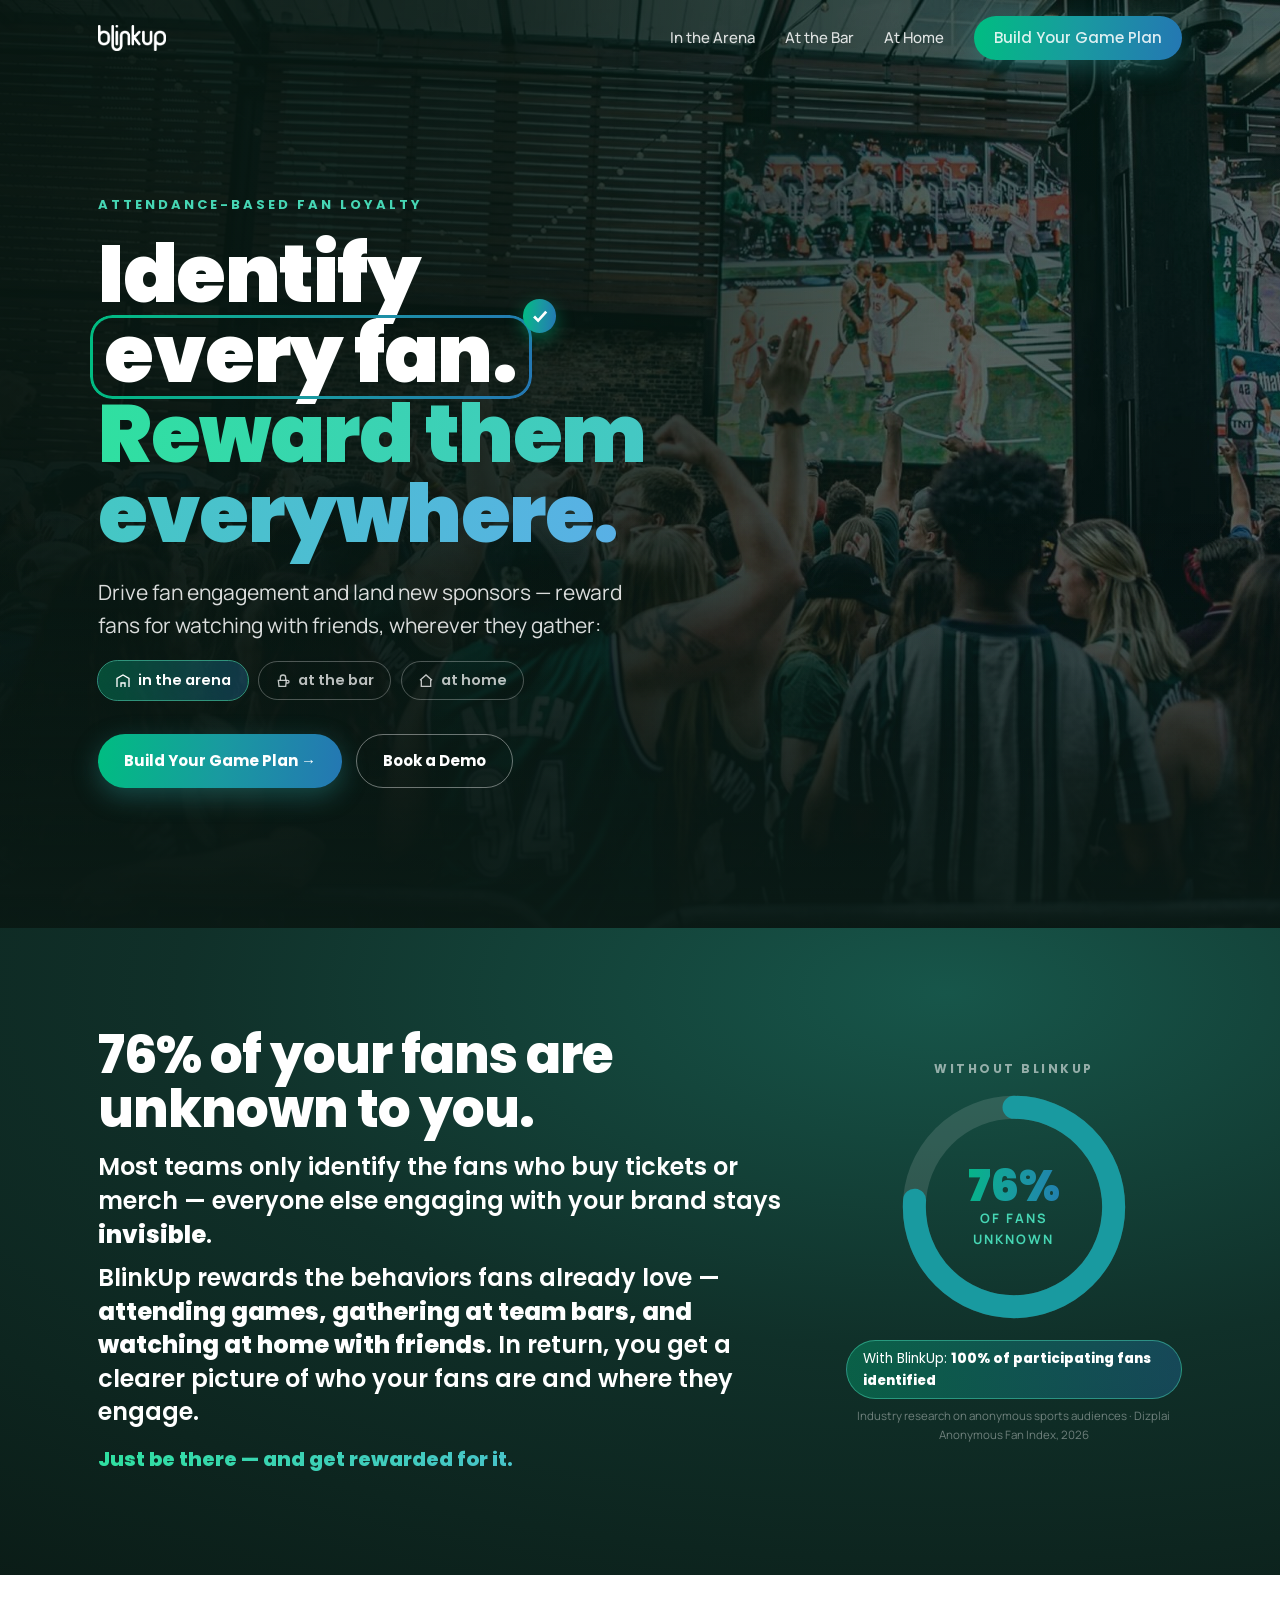
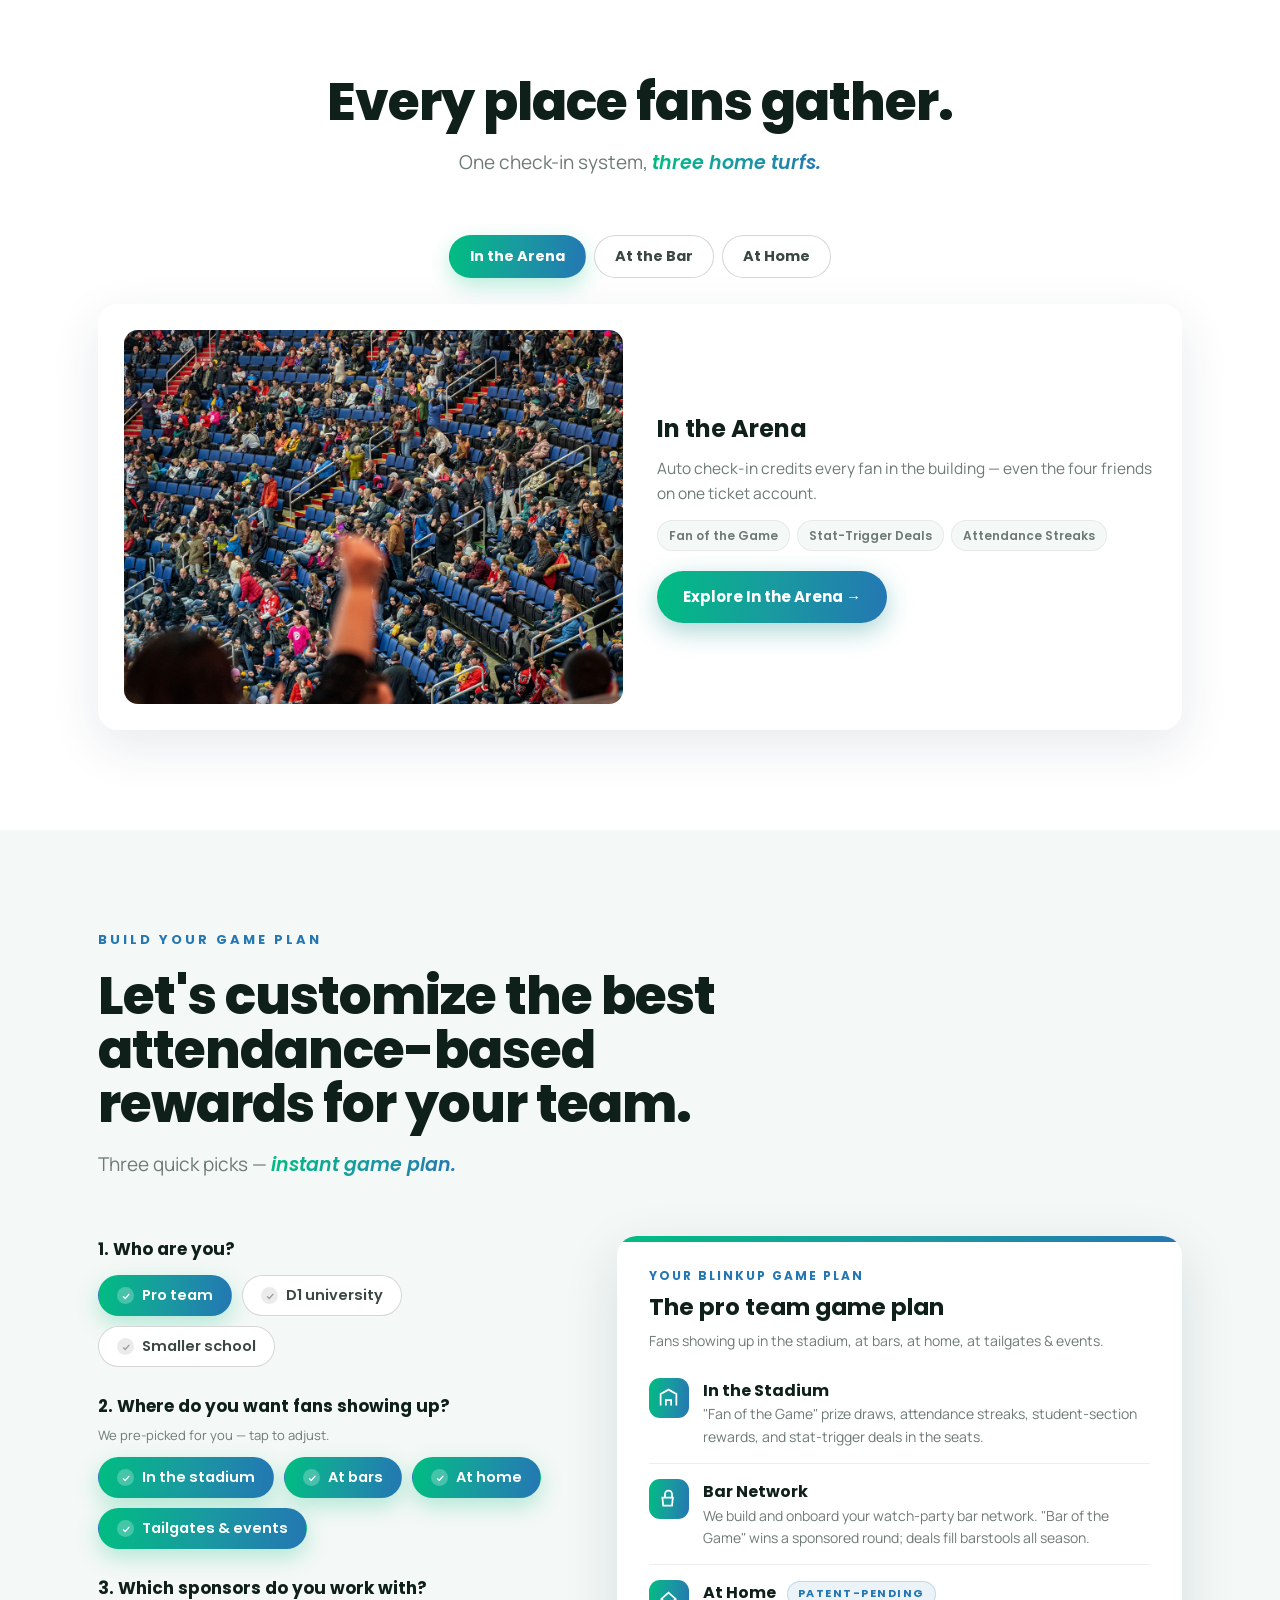
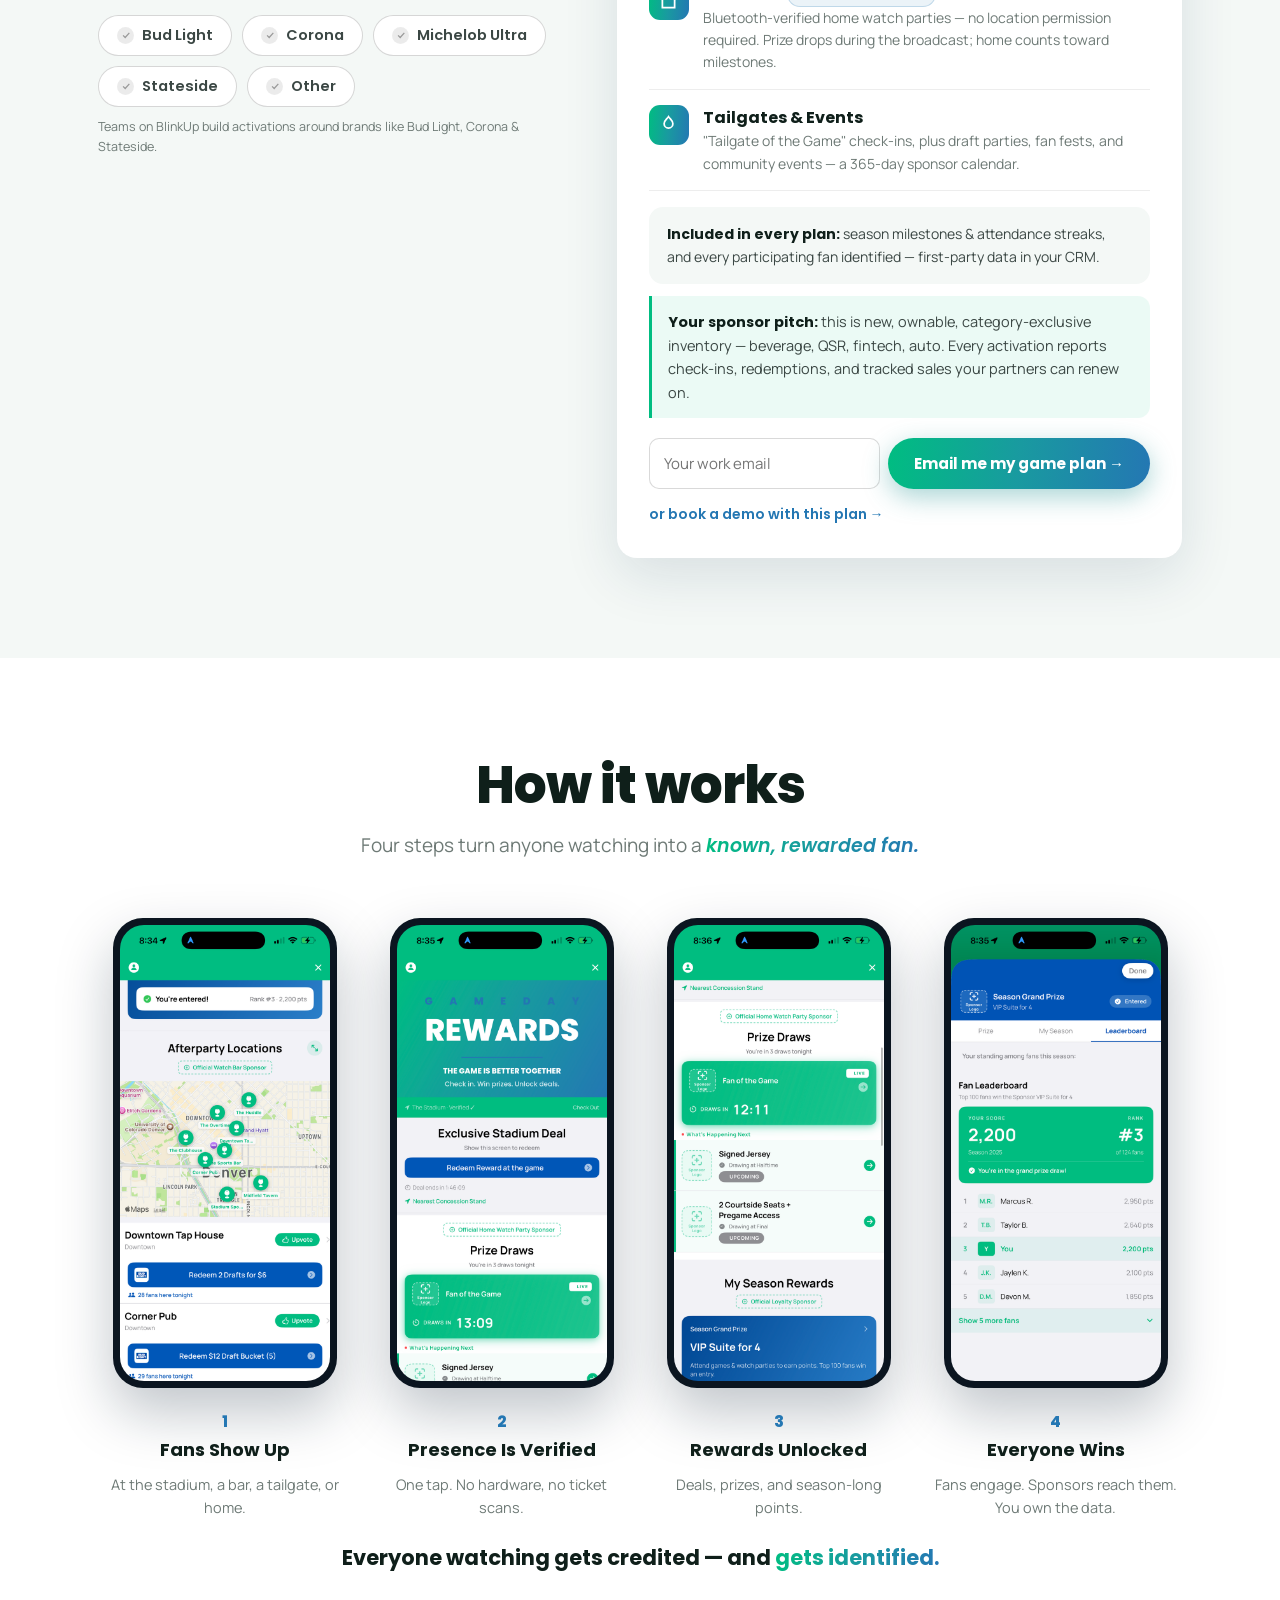
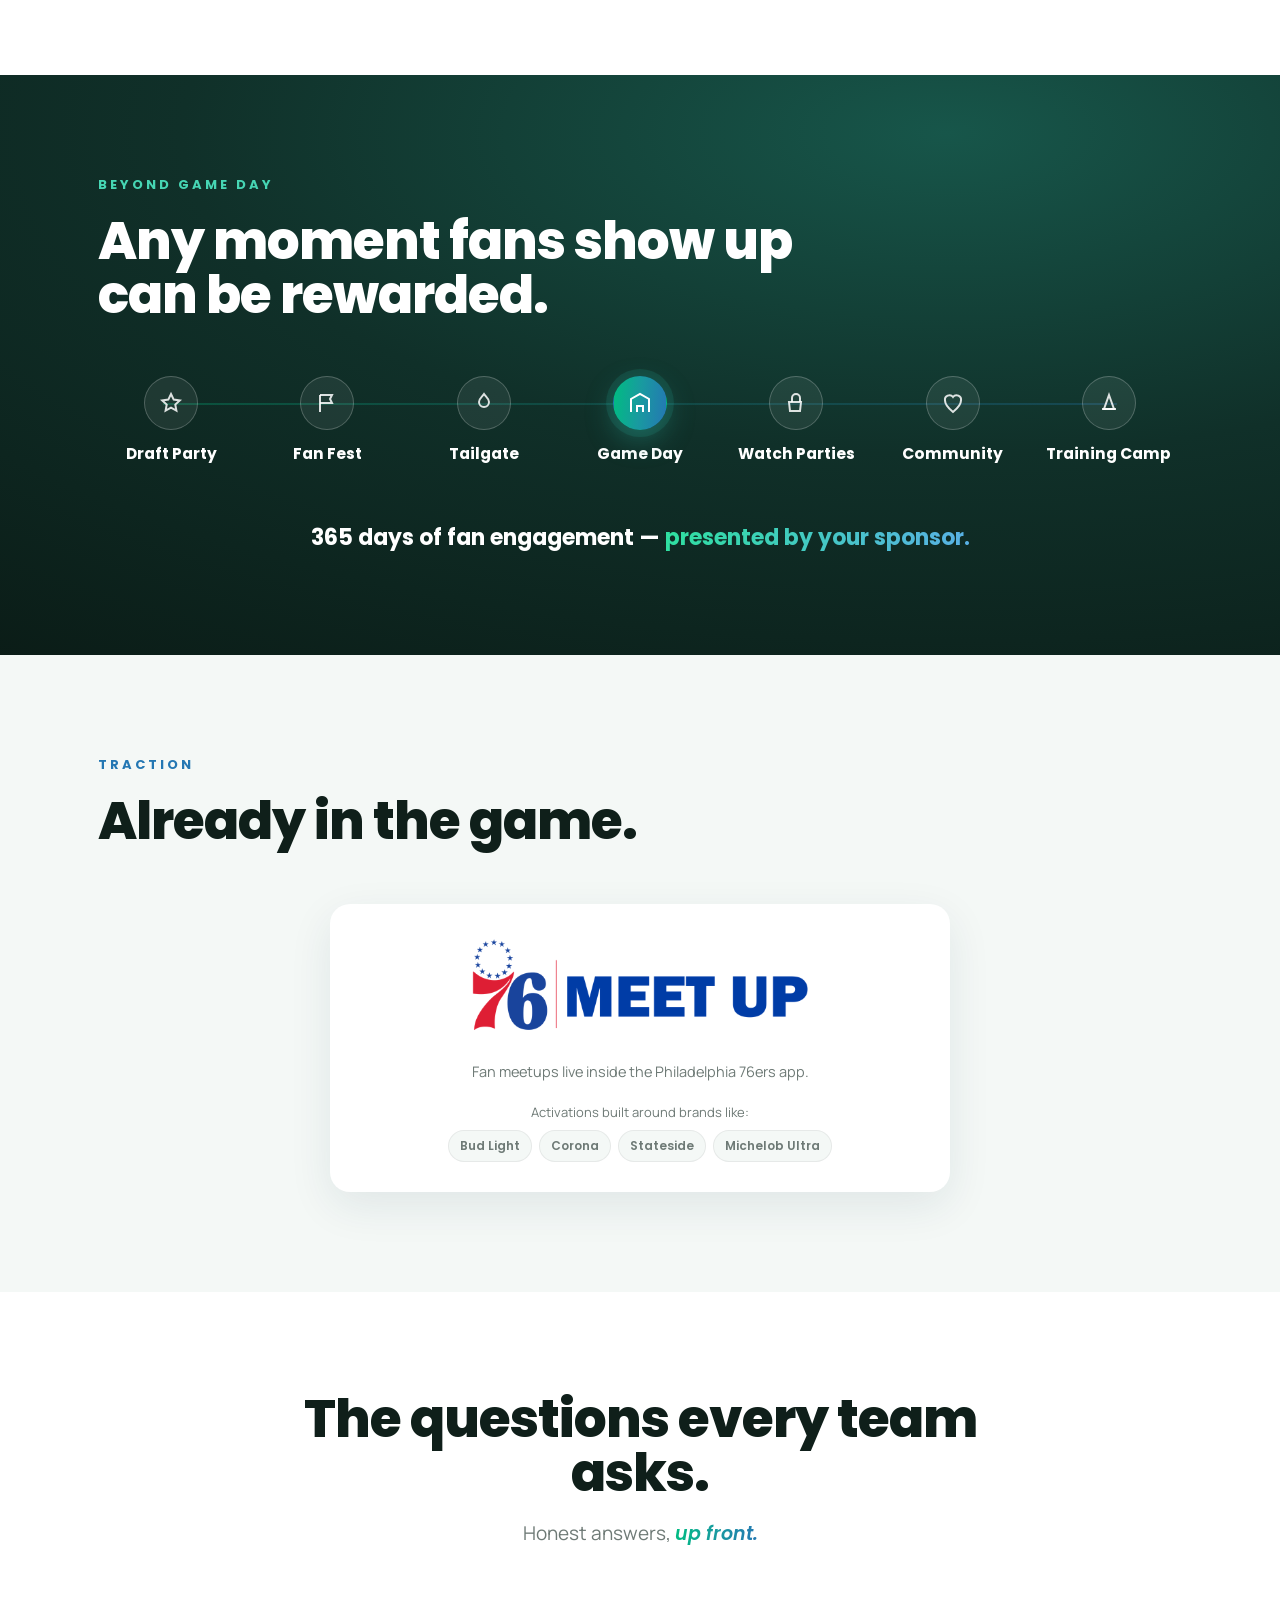
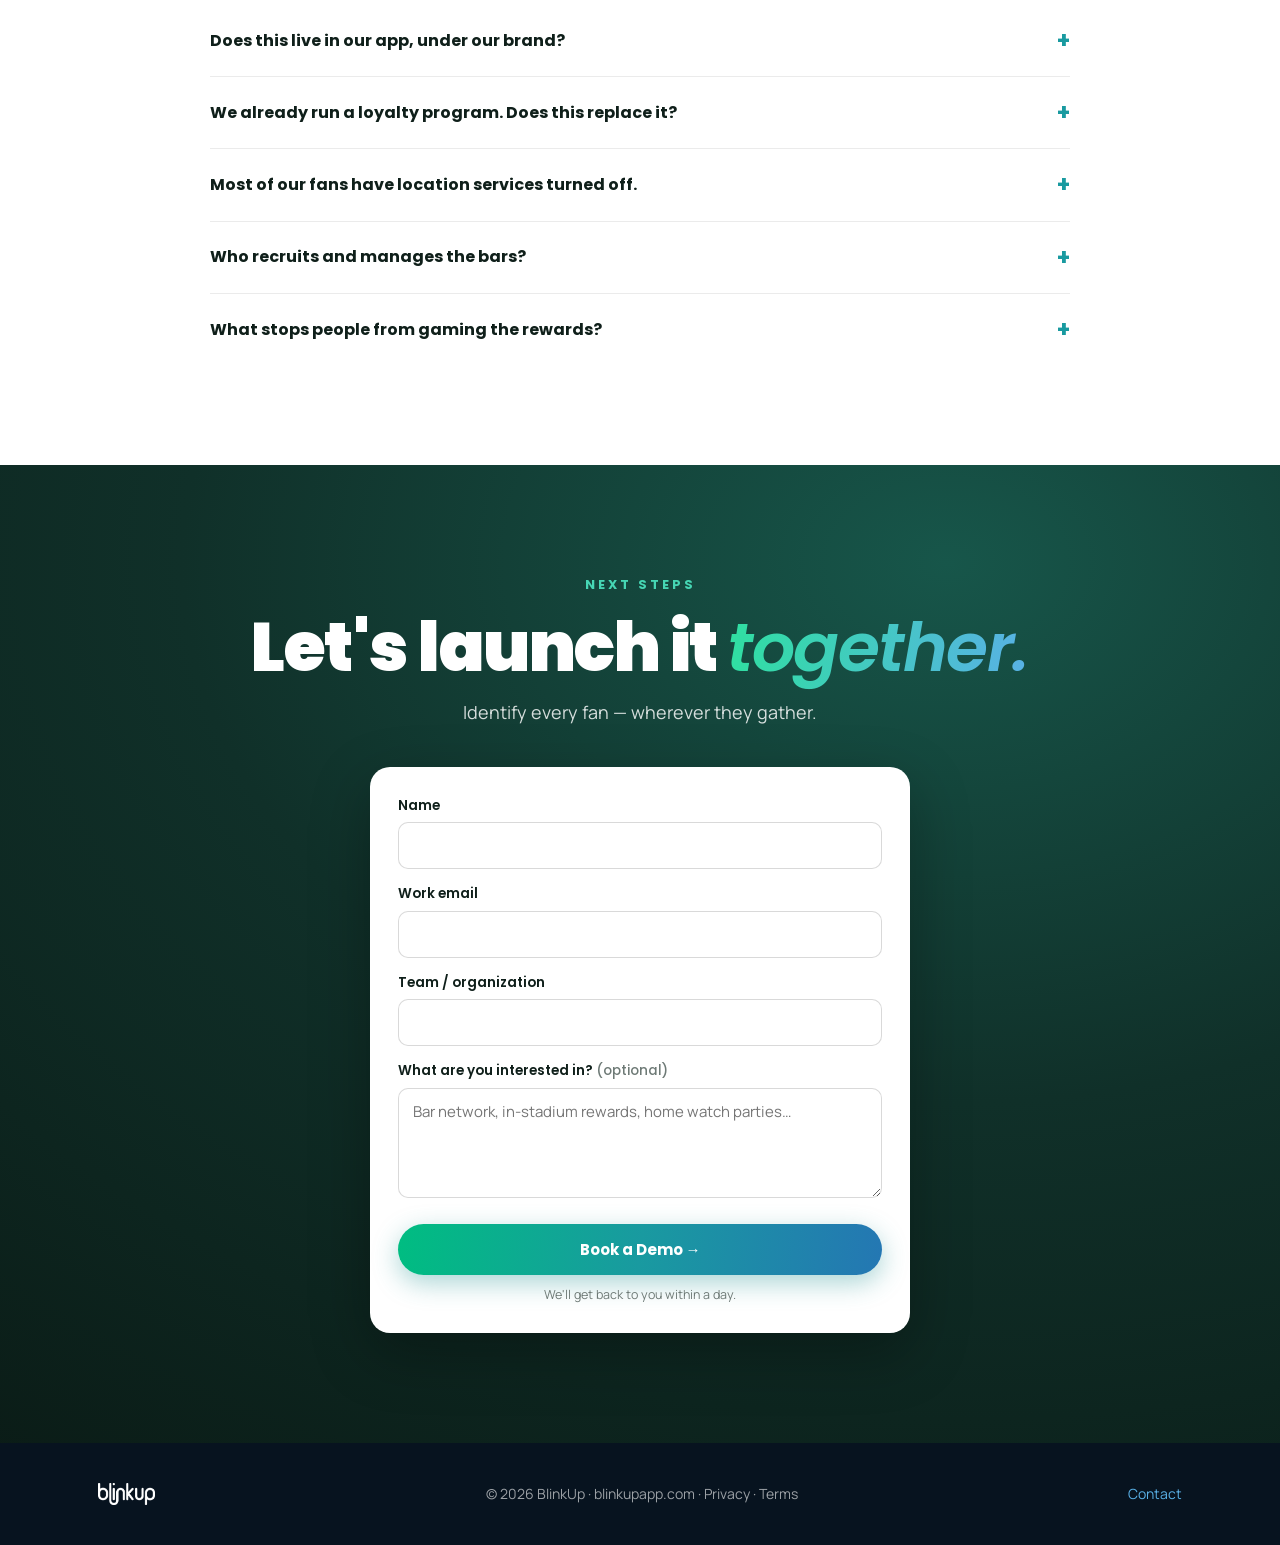
<file: index.html>
<!DOCTYPE html>
<html lang="en">
<head>
<!-- Google tag (gtag.js) -->
<script async src="https://www.googletagmanager.com/gtag/js?id=G-GMW1W7SN1R"></script>
<script>
  window.dataLayer = window.dataLayer || [];
  function gtag(){dataLayer.push(arguments);}
  gtag('js', new Date());
  gtag('config', 'G-GMW1W7SN1R');
</script>
<meta charset="UTF-8" />
<meta name="viewport" content="width=device-width, initial-scale=1.0" />
<title>BlinkUp — Identify Every Fan. Reward Them Everywhere.</title>
<meta name="description" content="BlinkUp gives fans a reason to identify themselves — rewards for showing up at the stadium, at official bars, and at home. First-party fan data and new sponsorship inventory for sports teams." />
<link rel="preconnect" href="https://fonts.googleapis.com">
<link rel="preconnect" href="https://fonts.gstatic.com" crossorigin>
<link href="https://fonts.googleapis.com/css2?family=Poppins:ital,wght@0,500;0,600;0,700;0,800;0,900;1,500;1,600&family=Manrope:wght@400;500;600;700;800&display=swap" rel="stylesheet">
<link rel="stylesheet" href="assets/site.css">
</head>
<body>

<nav id="nav">
  <div class="wrap nav-inner">
    <a href="#top"><img class="nav-logo" src="assets/blinkup-logo-white.png" alt="BlinkUp" /></a>
    <div class="nav-links" id="navlinks">
      <a href="arena/">In the Arena</a>
      <a href="bar/">At the Bar</a>
      <a href="home/">At Home</a>
      <a href="#planner" class="btn btn-primary nav-cta">Build Your Game Plan</a>
    </div>
    <button class="nav-toggle" id="navtoggle" aria-label="Menu">☰</button>
  </div>
</nav>

<header class="hero" id="top">
  <div class="hero-art" aria-hidden="true"></div>
  <div class="hero-veil" aria-hidden="true"></div>
  <div class="wrap">
    <div class="hero-copy">
      <div class="eyebrow light">Attendance-Based Fan Loyalty</div>
      <h1 id="heroH1">Identify <span class="cap" id="heroCap">every fan.<span class="tickbadge" aria-hidden="true"><svg viewBox="0 0 24 24"><path d="M5 13l5 5L20 7"/></svg></span></span><br><span class="g">Reward them everywhere.</span></h1>
      <p class="sub" style="margin-bottom:0;">Drive fan engagement and land new sponsors — reward fans for watching with friends, wherever they gather:</p>
      <div class="place-chips">
        <a class="place-chip" href="arena/"><svg class="picon" viewBox="0 0 24 24"><path d="M3 21V8l9-5 9 5v13"/><path d="M9 21v-6h6v6"/></svg>in the arena</a>
        <a class="place-chip" href="bar/"><svg class="picon" viewBox="0 0 24 24"><path d="M5 11h12l-1 9H6z"/><path d="M8 11V7a4 4 0 018 0v4"/><path d="M17 11h2a2 2 0 010 4h-2"/></svg>at the bar</a>
        <a class="place-chip" href="home/"><svg class="picon" viewBox="0 0 24 24"><path d="M3 11l9-8 9 8"/><path d="M5 10v10h14V10"/></svg>at home</a>
      </div>
      <div class="hero-cta">
        <a href="#planner" class="btn btn-primary">Build Your Game Plan →</a>
        <a href="#demo" class="btn btn-ghost">Book a Demo</a>
      </div>
    </div>
  </div>
</header>

<section class="sec sec-dark" id="why">
  <div class="wrap why-grid">
    <div class="reveal">
      <h2 style="margin-bottom:14px;">76% of your fans are unknown to you.</h2>
      <p class="manifesto-line">Most teams only identify the fans who buy tickets or merch — everyone else engaging with your brand stays <b>invisible</b>.</p>
      <p class="manifesto-line" style="margin-top:10px;">BlinkUp rewards the behaviors fans already love — <b>attending games, gathering at team bars, and watching at home with friends</b>. In return, you get a clearer picture of who your fans are and where they engage.</p>
      <p class="why-kicker">Just be there — and get rewarded for it.</p>
    </div>
    <div class="reveal">
      <div class="donut-cap">Without BlinkUp</div>
      <div class="donut-wrap">
        <svg class="donut" viewBox="0 0 120 120">
          <circle cx="60" cy="60" r="52" fill="none" stroke="rgba(255,255,255,.12)" stroke-width="12"/>
          <circle class="donut-fg" cx="60" cy="60" r="52" fill="none" stroke="#199AA0" stroke-width="12" stroke-linecap="round" stroke-dasharray="326.7" stroke-dashoffset="326.7" transform="rotate(-90 60 60)"/>
        </svg>
        <div class="donut-label"><div class="p grad-text" data-count="76" data-suffix="%">0%</div><div class="s">of fans unknown</div></div>
      </div>
      <div class="with-pill">With BlinkUp: <b>100% of participating fans identified</b></div>
      <div class="donut-src">Industry research on anonymous sports audiences · Dizplai Anonymous Fan Index, 2026</div>
    </div>
  </div>
</section>

<section class="sec" id="settings">
  <div class="wrap">
    <div class="sec-head center reveal">
      <h2>Every place fans gather.</h2>
      <p class="lead">One check-in system, <span class="serif-i grad-text">three home turfs.</span></p>
    </div>
    <div class="reveal">
      <div class="tabbar" role="tablist">
        <button type="button" class="tab on" data-t="0">In the Arena</button>
        <button type="button" class="tab" data-t="1">At the Bar</button>
        <button type="button" class="tab" data-t="2">At Home</button>
      </div>
      <div class="tabpanel on">
        <img src="assets/art/card-arena.jpg" alt="A packed arena crowd on game night" loading="lazy" />
        <div>
          <h3>In the Arena</h3>
          <p>Auto check-in credits every fan in the building — even the four friends on one ticket account.</p>
          <div class="cat-tags"><span class="cat-tag">Fan of the Game</span><span class="cat-tag">Stat-Trigger Deals</span><span class="cat-tag">Attendance Streaks</span></div>
          <a class="btn btn-primary" href="arena/">Explore In the Arena →</a>
        </div>
      </div>
      <div class="tabpanel">
        <img src="assets/art/card-bar.jpg" alt="Friends celebrating a play at a sports bar" loading="lazy" />
        <div>
          <h3>At the Bar</h3>
          <p>We build your official bar network — fans check in for deals, bars fill up, sponsors own the moment.</p>
          <div class="cat-tags"><span class="cat-tag">Bar of the Game</span><span class="cat-tag">Bar Network</span><span class="cat-tag">Game-Day Deals</span></div>
          <a class="btn btn-primary" href="bar/">Explore At the Bar →</a>
        </div>
      </div>
      <div class="tabpanel">
        <img src="assets/art/card-home.jpg" alt="Friends watching the game together at home" loading="lazy" />
        <div>
          <h3>At Home <span class="patent-chip">Patent-pending</span></h3>
          <p>Bluetooth-verified home watch parties — no location permission required. The couch finally counts.</p>
          <div class="cat-tags"><span class="cat-tag">Home Watch Party</span><span class="cat-tag">Prize Drops</span><span class="cat-tag">Away Games</span></div>
          <a class="btn btn-primary" href="home/">Explore At Home →</a>
        </div>
      </div>
    </div>
  </div>
</section>

<section class="sec sec-2" id="planner">
  <div class="wrap">
    <div class="sec-head reveal">
      <div class="eyebrow">Build Your Game Plan</div>
      <h2>Let's customize the best attendance-based rewards for your team.</h2>
      <p class="lead">Three quick picks — <span class="serif-i grad-text">instant game plan.</span></p>
    </div>
    <div class="planner-grid">
      <div class="reveal">
        <div class="q-label">1. Who are you?</div>
        <div class="plan-chips" id="qOrg">
          <button type="button" class="plan-chip sel" data-o="pro"><span class="tick"><svg viewBox="0 0 24 24"><path d="M5 13l5 5L20 7"/></svg></span>Pro team</button>
          <button type="button" class="plan-chip" data-o="d1"><span class="tick"><svg viewBox="0 0 24 24"><path d="M5 13l5 5L20 7"/></svg></span>D1 university</button>
          <button type="button" class="plan-chip" data-o="small"><span class="tick"><svg viewBox="0 0 24 24"><path d="M5 13l5 5L20 7"/></svg></span>Smaller school</button>
        </div>
        <div class="q-label">2. Where do you want fans showing up?</div>
        <div class="q-hint">We pre-picked for you — tap to adjust.</div>
        <div class="plan-chips" id="qVenues">
          <button type="button" class="plan-chip sel" data-v="stadium"><span class="tick"><svg viewBox="0 0 24 24"><path d="M5 13l5 5L20 7"/></svg></span>In the stadium</button>
          <button type="button" class="plan-chip sel" data-v="bars"><span class="tick"><svg viewBox="0 0 24 24"><path d="M5 13l5 5L20 7"/></svg></span>At bars</button>
          <button type="button" class="plan-chip sel" data-v="home"><span class="tick"><svg viewBox="0 0 24 24"><path d="M5 13l5 5L20 7"/></svg></span>At home</button>
          <button type="button" class="plan-chip sel" data-v="events"><span class="tick"><svg viewBox="0 0 24 24"><path d="M5 13l5 5L20 7"/></svg></span>Tailgates &amp; events</button>
        </div>
        <div class="q-label">3. Which sponsors do you work with?</div>
        <div class="plan-chips" id="qBrands">
          <button type="button" class="plan-chip" data-b="Bud Light"><span class="tick"><svg viewBox="0 0 24 24"><path d="M5 13l5 5L20 7"/></svg></span>Bud Light</button>
          <button type="button" class="plan-chip" data-b="Corona"><span class="tick"><svg viewBox="0 0 24 24"><path d="M5 13l5 5L20 7"/></svg></span>Corona</button>
          <button type="button" class="plan-chip" data-b="Michelob Ultra"><span class="tick"><svg viewBox="0 0 24 24"><path d="M5 13l5 5L20 7"/></svg></span>Michelob Ultra</button>
          <button type="button" class="plan-chip" data-b="Stateside"><span class="tick"><svg viewBox="0 0 24 24"><path d="M5 13l5 5L20 7"/></svg></span>Stateside</button>
          <button type="button" class="plan-chip" data-b="Other"><span class="tick"><svg viewBox="0 0 24 24"><path d="M5 13l5 5L20 7"/></svg></span>Other</button>
        </div>
        <div class="q-cred">Teams on BlinkUp build activations around brands like Bud Light, Corona &amp; Stateside.</div>
      </div>
      <div class="plan-card reveal" aria-live="polite">
        <div class="plabel">Your BlinkUp Game Plan</div>
        <h3 id="planTitle"></h3>
        <p class="psub" id="planSub"></p>
        <div id="planItems"></div>
        <div class="plan-always"><b>Included in every plan:</b> season milestones &amp; attendance streaks, and every participating fan identified — first-party data in your CRM.</div>
        <div class="plan-pitch" id="planPitch"></div>
        <form class="plan-email" id="planEmailForm">
          <input type="email" id="planEmail" placeholder="Your work email" required aria-label="Work email" autocomplete="email" />
          <button type="submit" class="btn btn-primary">Email me my game plan →</button>
        </form>
        <div class="plan-email-done" id="planEmailDone" style="display:none;"></div>
        <a class="plan-demo-link" id="planCta" href="#demo">or book a demo with this plan →</a>
      </div>
    </div>
  </div>
</section>

<section class="sec" id="how">
  <div class="wrap">
    <div class="sec-head center reveal">
      <h2>How it works</h2>
      <p class="lead">Four steps turn anyone watching into a <span class="serif-i grad-text">known, rewarded fan.</span></p>
    </div>
    <div class="steps">
      <div class="step reveal"><div class="phone"><img src="assets/shots/step1.png" alt="Fans show up — watch party bars map" loading="lazy" /></div><div class="step-n">1</div><h3>Fans Show Up</h3><p>At the stadium, a bar, a tailgate, or home.</p></div>
      <div class="step reveal"><div class="phone"><img src="assets/shots/step2.png" alt="Presence verified — check-in" loading="lazy" /></div><div class="step-n">2</div><h3>Presence Is Verified</h3><p>One tap. No hardware, no ticket scans.</p></div>
      <div class="step reveal"><div class="phone"><img src="assets/shots/step3.png" alt="Rewards unlocked — prize draws" loading="lazy" /></div><div class="step-n">3</div><h3>Rewards Unlocked</h3><p>Deals, prizes, and season-long points.</p></div>
      <div class="step reveal"><div class="phone"><img src="assets/shots/step4.png" alt="Everyone wins — season rewards" loading="lazy" /></div><div class="step-n">4</div><h3>Everyone Wins</h3><p>Fans engage. Sponsors reach them. You own the data.</p></div>
    </div>
    <p class="how-foot reveal">Everyone watching gets credited — and <span class="grad-text">gets identified.</span></p>
  </div>
</section>

<section class="sec sec-dark" id="beyond">
  <div class="wrap">
    <div class="sec-head reveal" style="margin-bottom:10px;">
      <div class="eyebrow light">Beyond Game Day</div>
      <h2>Any moment fans show up<br>can be rewarded.</h2>
    </div>
    <div class="cal-strip reveal">
      <div class="cal-item"><div class="cal-ic"><svg viewBox="0 0 24 24"><path d="M12 3l2.7 5.6 6.1.8-4.5 4.2 1.1 6-5.4-3-5.4 3 1.1-6L3.2 9.4l6.1-.8z"/></svg></div><h4>Draft Party</h4></div>
      <div class="cal-item"><div class="cal-ic"><svg viewBox="0 0 24 24"><path d="M5 21V4"/><path d="M5 4h12l-2 4 2 4H5"/></svg></div><h4>Fan Fest</h4></div>
      <div class="cal-item"><div class="cal-ic"><svg viewBox="0 0 24 24"><path d="M12 3c2 3 5 4.5 5 8a5 5 0 01-10 0c0-3.5 3-5 5-8z"/></svg></div><h4>Tailgate</h4></div>
      <div class="cal-item anchor"><div class="cal-ic"><svg viewBox="0 0 24 24"><path d="M3 21V8l9-5 9 5v13"/><path d="M9 21v-6h6v6"/></svg></div><h4>Game Day</h4></div>
      <div class="cal-item"><div class="cal-ic"><svg viewBox="0 0 24 24"><path d="M5 11h12l-1 9H6z"/><path d="M8 11V7a4 4 0 018 0v4"/></svg></div><h4>Watch Parties</h4></div>
      <div class="cal-item"><div class="cal-ic"><svg viewBox="0 0 24 24"><path d="M12 21S4 14.5 4 9.5A4.5 4.5 0 0112 6a4.5 4.5 0 018 3.5C20 14.5 12 21 12 21z"/></svg></div><h4>Community</h4></div>
      <div class="cal-item"><div class="cal-ic"><svg viewBox="0 0 24 24"><path d="M12 4l5 14H7z"/><path d="M5 18h14"/></svg></div><h4>Training Camp</h4></div>
    </div>
    <p class="cal-foot reveal">365 days of fan engagement — <span class="g365">presented by your sponsor.</span></p>
  </div>
</section>

<section class="sec sec-2" id="proof">
  <div class="wrap">
    <div class="sec-head reveal">
      <div class="eyebrow">Traction</div>
      <h2>Already in the game.</h2>
    </div>
    <div class="partner-card reveal">
      <img class="partner-logo" src="assets/sixers-meetup-logo.png" alt="76 Meet Up — Philadelphia 76ers" loading="lazy" />
      <div class="pdesc">Fan meetups live inside the Philadelphia 76ers app.</div>
      <div class="brands">Activations built around brands like:
        <div class="brand-chips"><span class="cat-tag">Bud Light</span><span class="cat-tag">Corona</span><span class="cat-tag">Stateside</span><span class="cat-tag">Michelob Ultra</span></div>
      </div>
    </div>
  </div>
</section>

<section class="sec" id="answers">
  <div class="wrap">
    <div class="sec-head center reveal">
      <h2>The questions every team asks.</h2>
      <p class="lead">Honest answers, <span class="serif-i grad-text">up front.</span></p>
    </div>
    <div class="qa-list reveal">
      <details class="qa"><summary>Does this live in our app, under our brand?</summary><p>Yes. BlinkUp drops into <b>your</b> app and website — fans see your feature name and your sponsors, never ours. We set up locations, offers, and partners; you're <b>live in weeks</b>, with ongoing support and reporting.</p></details>
      <details class="qa"><summary>We already run a loyalty program. Does this replace it?</summary><p>No — it feeds it. Check-ins flow into the rewards platform you already run as points, milestones, and streaks. <b>Attendance becomes a new earning behavior</b>, layered onto what you have. No rip-and-replace.</p></details>
      <details class="qa"><summary>Most of our fans have location services turned off.</summary><p>Arena and bar check-ins use a simple geofence tap-in. Home watch parties verify over <b>Bluetooth — no location permission required</b> (patent-pending).</p></details>
      <details class="qa"><summary>Who recruits and manages the bars?</summary><p><b>We do.</b> BlinkUp builds and onboards your watch-party bar network for you — outreach, deal setup, and game-day support. Bars join free and set their own deals.</p></details>
      <details class="qa"><summary>What stops people from gaming the rewards?</summary><p>Verified presence plus <b>one-time redemption links</b>. Every deal and prize is claimed once, tied to an identified fan.</p></details>
    </div>
  </div>
</section>

<section class="cta" id="demo">
  <div class="wrap">
    <div class="eyebrow light reveal" style="text-align:center;">Next Steps</div>
    <h2 class="reveal">Let's launch it <span class="serif-i">together.</span></h2>
    <p class="lead reveal">Identify every fan — wherever they gather.</p>
    <form class="demo-form reveal" id="demoForm" action="https://formsubmit.co/willbott@blinkupapp.com" method="POST">
      <input type="hidden" name="_subject" value="BlinkUp demo request" />
      <input type="hidden" name="_template" value="table" />
      <input type="hidden" name="_captcha" value="false" />
      <input type="hidden" name="_next" value="https://blinkupapp.com/?demo=thanks#demo" />
      <input type="text" name="_honey" style="display:none" tabindex="-1" autocomplete="off" />
      <label for="dfName">Name</label>
      <input type="text" id="dfName" name="name" required autocomplete="name" />
      <label for="dfEmail">Work email</label>
      <input type="email" id="dfEmail" name="email" required autocomplete="email" />
      <label for="dfOrg">Team / organization</label>
      <input type="text" id="dfOrg" name="organization" required autocomplete="organization" />
      <label for="dfMsg">What are you interested in? <span class="optional">(optional)</span></label>
      <textarea id="dfMsg" name="message" rows="4" placeholder="Bar network, in-stadium rewards, home watch parties…"></textarea>
      <button type="submit" class="btn btn-primary" style="width:100%;justify-content:center;margin-top:18px;">Book a Demo →</button>
      <div class="form-note">We'll get back to you within a day.</div>
    </form>
    <div class="demo-thanks reveal" id="demoThanks" style="display:none;">
      <h3>Request received.</h3>
      <p>We'll be in touch within a day to set up your demo.</p>
    </div>
  </div>
</section>

<footer>
  <div class="wrap foot-inner">
    <img class="foot-logo" src="assets/blinkup-logo-white.png" alt="BlinkUp" />
    <div>© 2026 BlinkUp · blinkupapp.com · <a href="privacy-policy/" style="color:rgba(255,255,255,.6);text-decoration:none;">Privacy</a> · <a href="terms-of-use/" style="color:rgba(255,255,255,.6);text-decoration:none;">Terms</a></div>
    <div><a href="mailto:willbott@blinkupapp.com?subject=BlinkUp%20inquiry" style="color:var(--glow-blue);text-decoration:none;">Contact</a></div>
  </div>
</footer>

<script>
  // Post-submit thank-you (FormSubmit redirects back with ?demo=thanks)
  if (new URLSearchParams(location.search).get('demo') === 'thanks') {
    document.getElementById('demoForm').style.display = 'none';
    const t = document.getElementById('demoThanks');
    t.style.display = 'block';
    t.classList.add('in');
  }

  // GA4 custom events — turn traffic into intent signals.
  function track(name, params) { if (window.gtag) gtag('event', name, params || {}); }
  document.querySelectorAll('a[href="#demo"]').forEach(a => a.addEventListener('click', () => track('demo_cta_click')));
  document.querySelectorAll('a[href="#planner"]').forEach(a => a.addEventListener('click', () => track('planner_cta_click')));
  const demoFormEl = document.getElementById('demoForm');
  if (demoFormEl) demoFormEl.addEventListener('submit', () => track('demo_submitted'));

  const nav = document.getElementById('nav');
  const onScroll = () => nav.classList.toggle('scrolled', window.scrollY > 40);
  onScroll(); window.addEventListener('scroll', onScroll, { passive: true });

  const toggle = document.getElementById('navtoggle');
  const links = document.getElementById('navlinks');
  toggle.addEventListener('click', () => links.classList.toggle('open'));
  links.querySelectorAll('a').forEach(a => a.addEventListener('click', () => links.classList.remove('open')));

  const revObs = new IntersectionObserver((entries) => {
    entries.forEach(e => { if (e.isIntersecting) { e.target.classList.add('in'); revObs.unobserve(e.target); } });
  }, { threshold: 0.15 });
  document.querySelectorAll('.reveal').forEach(el => revObs.observe(el));

  function formatNum(v, d) { return d ? v.toFixed(1) : Math.round(v).toString(); }
  function runCount(el) {
    const target = parseFloat(el.dataset.count);
    const decimals = el.dataset.count.indexOf('.') > -1;
    const prefix = el.dataset.prefix || '', suffix = el.dataset.suffix || '';
    const dur = 1400, start = performance.now();
    function tick(now) {
      const p = Math.min((now - start) / dur, 1);
      const eased = 1 - Math.pow(1 - p, 3);
      el.textContent = prefix + formatNum(target * eased, decimals) + suffix;
      if (p < 1) requestAnimationFrame(tick);
    }
    requestAnimationFrame(tick);
  }
  const countObs = new IntersectionObserver((entries) => {
    entries.forEach(e => { if (e.isIntersecting) { runCount(e.target); countObs.unobserve(e.target); } });
  }, { threshold: 0.5 });
  document.querySelectorAll('[data-count]').forEach(el => countObs.observe(el));

  function fillRing(sel, pct) {
    const el = document.querySelector(sel); if (!el) return;
    const circ = 2 * Math.PI * 52;
    const obs = new IntersectionObserver((entries) => {
      entries.forEach(e => { if (e.isIntersecting) { el.style.transition = 'stroke-dashoffset 1.6s cubic-bezier(.2,.8,.2,1)'; el.style.strokeDashoffset = circ * (1 - pct); obs.unobserve(e.target); } });
    }, { threshold: 0.4 });
    obs.observe(el);
  }
  fillRing('.donut-fg', 0.76);

  // Type-on headline + the check-in capture moment (runs even under reduced motion).
  (function () {
    const h1 = document.getElementById('heroH1');
    const capEl = document.getElementById('heroCap');
    const chars = [];
    function splitNode(node) {
      if (node.nodeType === 3) {
        const frag = document.createDocumentFragment();
        for (const c of node.textContent) {
          const s = document.createElement('span');
          s.className = 'ch'; s.textContent = c;
          frag.appendChild(s); chars.push(s);
        }
        node.replaceWith(frag);
      } else if (node.nodeType === 1 && node.tagName !== 'svg' && !node.classList.contains('tickbadge')) {
        Array.from(node.childNodes).forEach(splitNode);
      }
    }
    Array.from(h1.childNodes).forEach(splitNode);
    h1.classList.add('typed');
    chars.forEach((s, i) => setTimeout(() => { s.style.opacity = 1; }, 120 + i * 26));
    setTimeout(() => capEl.classList.add('on'), 120 + chars.length * 26 + 350);
  })();

  // Hero place chips take turns "checking in" (they're links to the env pages).
  (function () {
    const chips = document.querySelectorAll('.place-chip');
    if (!chips.length) return;
    let cur = 0;
    chips[cur].classList.add('active');
    setInterval(() => {
      chips[cur].classList.remove('active');
      cur = (cur + 1) % chips.length;
      chips[cur].classList.add('active');
    }, 7000);
  })();

  // Environment tabs — auto-advance slowly; pause on hover, stop on click.
  (function () {
    const tabs = document.querySelectorAll('.tab');
    const panels = document.querySelectorAll('.tabpanel');
    const area = document.getElementById('settings');
    let cur = 0, timer = null, stopped = false;
    function show(i) {
      cur = i;
      tabs.forEach((t, k) => t.classList.toggle('on', k === i));
      panels.forEach((p, k) => p.classList.toggle('on', k === i));
    }
    function start() { if (!stopped && !timer) timer = setInterval(() => show((cur + 1) % tabs.length), 8500); }
    function pause() { clearInterval(timer); timer = null; }
    tabs.forEach((t, i) => t.addEventListener('click', () => { stopped = true; pause(); show(i); }));
    area.addEventListener('mouseenter', pause);
    area.addEventListener('mouseleave', start);
    start();
  })();

  // Game plan builder — org type, venues, sponsors in; tailored plan + pitch out.
  (function () {
    const VENUES = {
      stadium: { name: 'In the Stadium', icon: '<path d="M3 21V8l9-5 9 5v13"/><path d="M9 21v-6h6v6"/>',
        copy: '"Fan of the Game" prize draws, attendance streaks, student-section rewards, and stat-trigger deals in the seats.' },
      bars: { name: 'Bar Network', icon: '<path d="M5 11h12l-1 9H6z"/><path d="M8 11V7a4 4 0 018 0v4"/>',
        copy: 'We build and onboard your watch-party bar network. "Bar of the Game" wins a sponsored round; deals fill barstools all season.' },
      home: { name: 'At Home <span class="patent-chip">Patent-pending</span>', icon: '<path d="M3 11l9-8 9 8"/><path d="M5 10v10h14V10"/>',
        copy: 'Bluetooth-verified home watch parties — no location permission required. Prize drops during the broadcast; home counts toward milestones.' },
      events: { name: 'Tailgates & Events', icon: '<path d="M12 3c2 3 5 4.5 5 8a5 5 0 01-10 0c0-3.5 3-5 5-8z"/>',
        copy: '"Tailgate of the Game" check-ins, plus draft parties, fan fests, and community events — a 365-day sponsor calendar.' }
    };
    const ORGS = {
      pro:   { label: 'pro team',       venues: ['stadium', 'bars', 'home', 'events'] },
      d1:    { label: 'D1 program',     venues: ['stadium', 'bars', 'home', 'events'] },
      small: { label: 'smaller school', venues: ['stadium'] }
    };
    const state = { org: 'pro', venues: new Set(ORGS.pro.venues), brands: new Set() };
    const items = document.getElementById('planItems');
    const title = document.getElementById('planTitle');
    const sub = document.getElementById('planSub');
    const pitch = document.getElementById('planPitch');
    const cta = document.getElementById('planCta');
    const venueBtns = document.querySelectorAll('#qVenues .plan-chip');

    function pitchText(picked) {
      const brands = Array.from(state.brands).filter(b => b !== 'Other');
      const anchor = picked.includes('bars') ? '"Bar of the Game" and the bar network'
        : picked.includes('stadium') ? '"Fan of the Game" and in-stadium activations'
        : picked.includes('home') ? 'the official home watch party'
        : 'the season activation calendar';
      if (brands.length) {
        const names = brands.length > 1 ? brands.slice(0, -1).join(', ') + ' & ' + brands[brands.length - 1] : brands[0];
        return '<b>How to pitch ' + names + ':</b> they already buy your signage — sell them presence instead. ' + names.split(' & ')[0].split(', ')[0] + ' owns ' + anchor + ', and every check-in, redemption, and tracked sale reports back per game. Renewal decks write themselves.';
      }
      return '<b>Your sponsor pitch:</b> this is new, ownable, category-exclusive inventory — beverage, QSR, fintech, auto. Every activation reports check-ins, redemptions, and tracked sales your partners can renew on.';
    }
    function render() {
      const picked = Object.keys(VENUES).filter(v => state.venues.has(v));
      const orgLabel = ORGS[state.org].label;
      title.textContent = picked.length
        ? 'The ' + orgLabel + ' game plan'
        : 'Pick a place to start';
      sub.textContent = picked.length
        ? 'Fans showing up ' + picked.map(v => ({ stadium: 'in the stadium', bars: 'at bars', home: 'at home', events: 'at tailgates & events' })[v]).join(', ') + '.'
        : '';
      items.innerHTML = picked.length
        ? picked.map(v => '<div class="plan-item"><div class="ic"><svg viewBox="0 0 24 24" fill="none" stroke-width="2">' + VENUES[v].icon + '</svg></div><div><h4>' + VENUES[v].name + '</h4><p>' + VENUES[v].copy + '</p></div></div>').join('')
        : '<div class="plan-empty">Pick at least one place fans gather — we’ll build the plan from there.</div>';
      pitch.innerHTML = pitchText(picked);
      pitch.style.display = picked.length ? '' : 'none';
      state.summary = 'Our game plan — organization: ' + orgLabel
        + ' · showing up: ' + (picked.map(v => ({ stadium: 'in the stadium', bars: 'at bars', home: 'at home', events: 'tailgates & events' })[v]).join(', ') || '(not selected)')
        + ' · sponsors: ' + (Array.from(state.brands).join(', ') || '(not selected)');
    }
    cta.addEventListener('click', () => {
      const msg = document.getElementById('dfMsg');
      if (msg && state.summary) msg.value = state.summary;
      if (window.gtag) gtag('event', 'planner_book_demo', { org: state.org });
    });

    // "Email me my game plan" — captures the lead + their built plan.
    const emailForm = document.getElementById('planEmailForm');
    emailForm.addEventListener('submit', async (e) => {
      e.preventDefault();
      const email = document.getElementById('planEmail').value;
      const btn = emailForm.querySelector('button');
      const done = document.getElementById('planEmailDone');
      btn.disabled = true; btn.textContent = 'Sending…';
      if (window.gtag) gtag('event', 'plan_emailed', { org: state.org });
      try {
        await fetch('https://formsubmit.co/ajax/willbott@blinkupapp.com', {
          method: 'POST',
          headers: { 'Content-Type': 'application/json', 'Accept': 'application/json' },
          body: JSON.stringify({
            _subject: 'BlinkUp game plan request',
            email: email,
            game_plan: state.summary || '(no selections)'
          })
        });
      } catch (err) { /* still confirm — submission is queued */ }
      emailForm.style.display = 'none';
      done.textContent = "Got it — we'll send your game plan and follow up shortly.";
      done.style.display = 'block';
    });
    document.querySelectorAll('#qOrg .plan-chip').forEach(b => b.addEventListener('click', () => {
      state.org = b.dataset.o;
      document.querySelectorAll('#qOrg .plan-chip').forEach(x => x.classList.toggle('sel', x === b));
      state.venues = new Set(ORGS[state.org].venues);
      venueBtns.forEach(v => v.classList.toggle('sel', state.venues.has(v.dataset.v)));
      render();
    }));
    venueBtns.forEach(b => b.addEventListener('click', () => {
      const v = b.dataset.v;
      state.venues.has(v) ? state.venues.delete(v) : state.venues.add(v);
      b.classList.toggle('sel', state.venues.has(v));
      render();
    }));
    document.querySelectorAll('#qBrands .plan-chip').forEach(b => b.addEventListener('click', () => {
      const v = b.dataset.b;
      state.brands.has(v) ? state.brands.delete(v) : state.brands.add(v);
      b.classList.toggle('sel', state.brands.has(v));
      render();
    }));
    render();
  })();
</script>
</body>
</html>
</file>
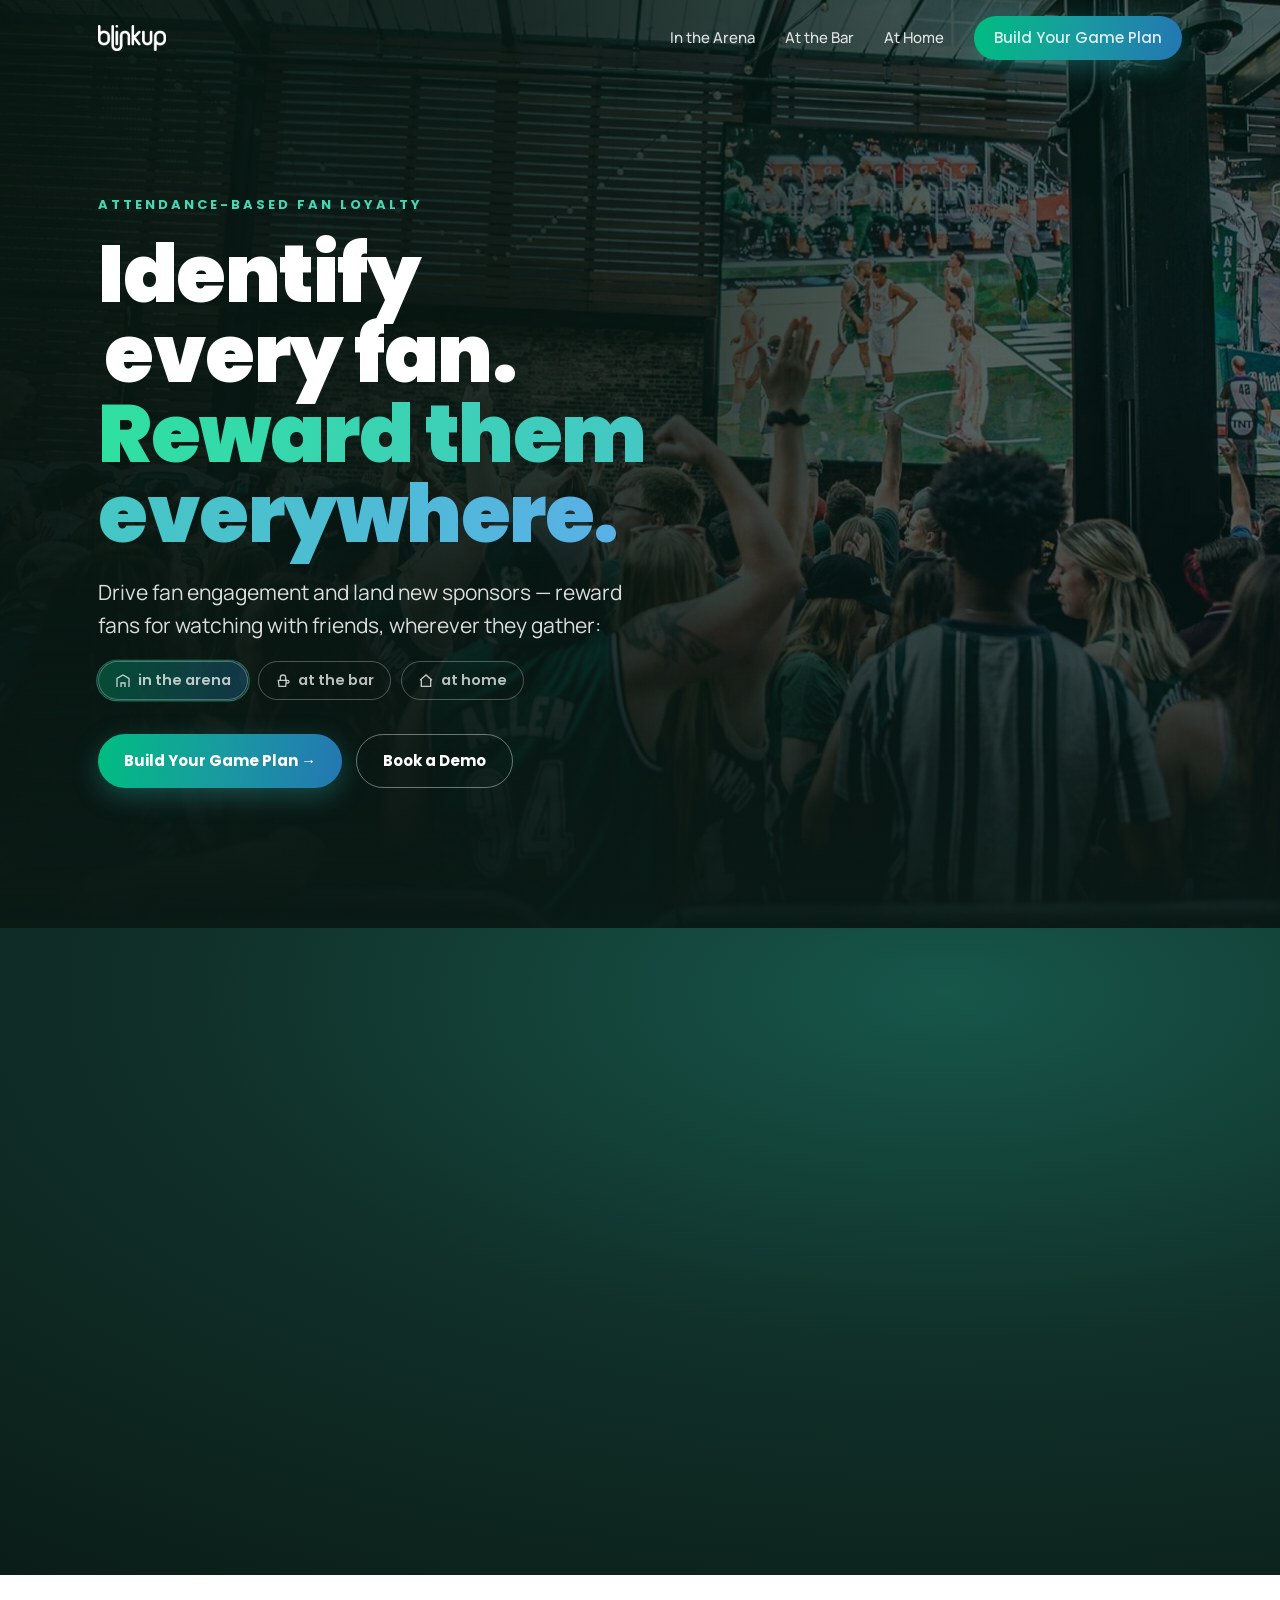
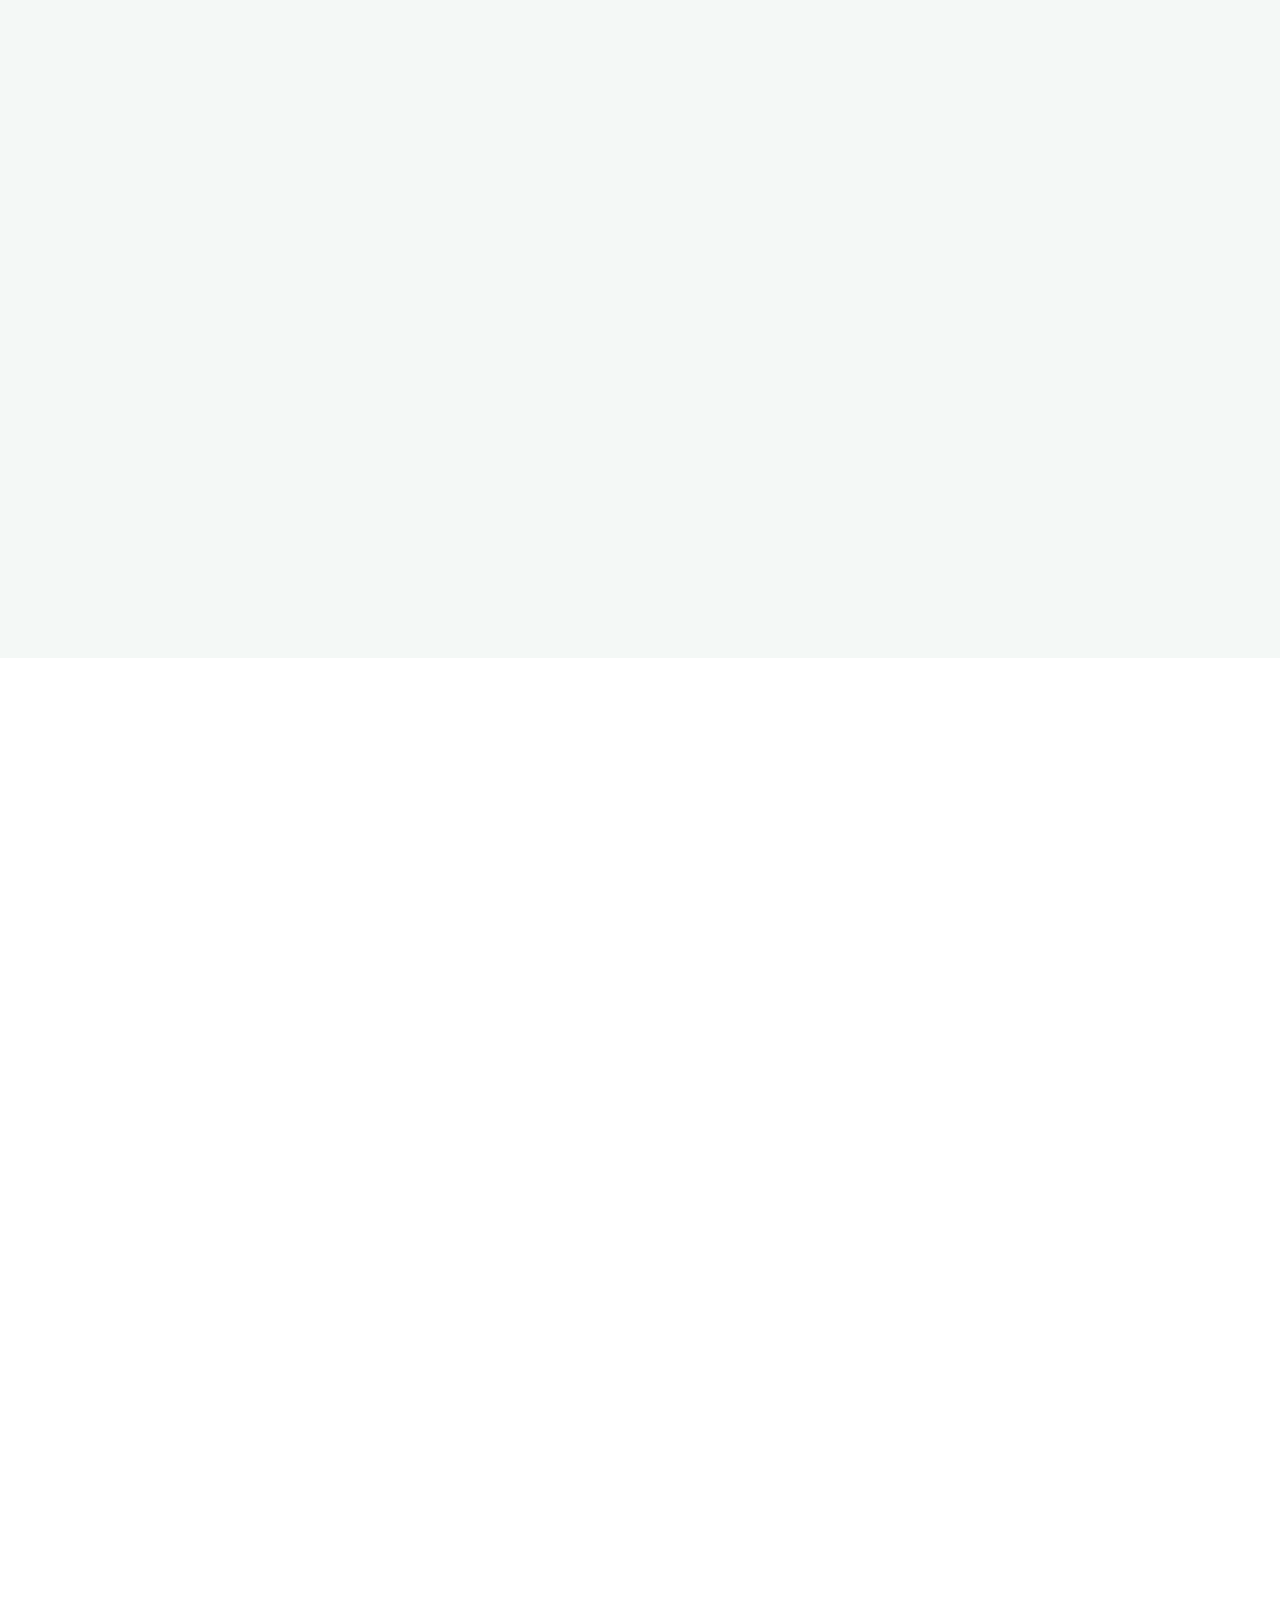
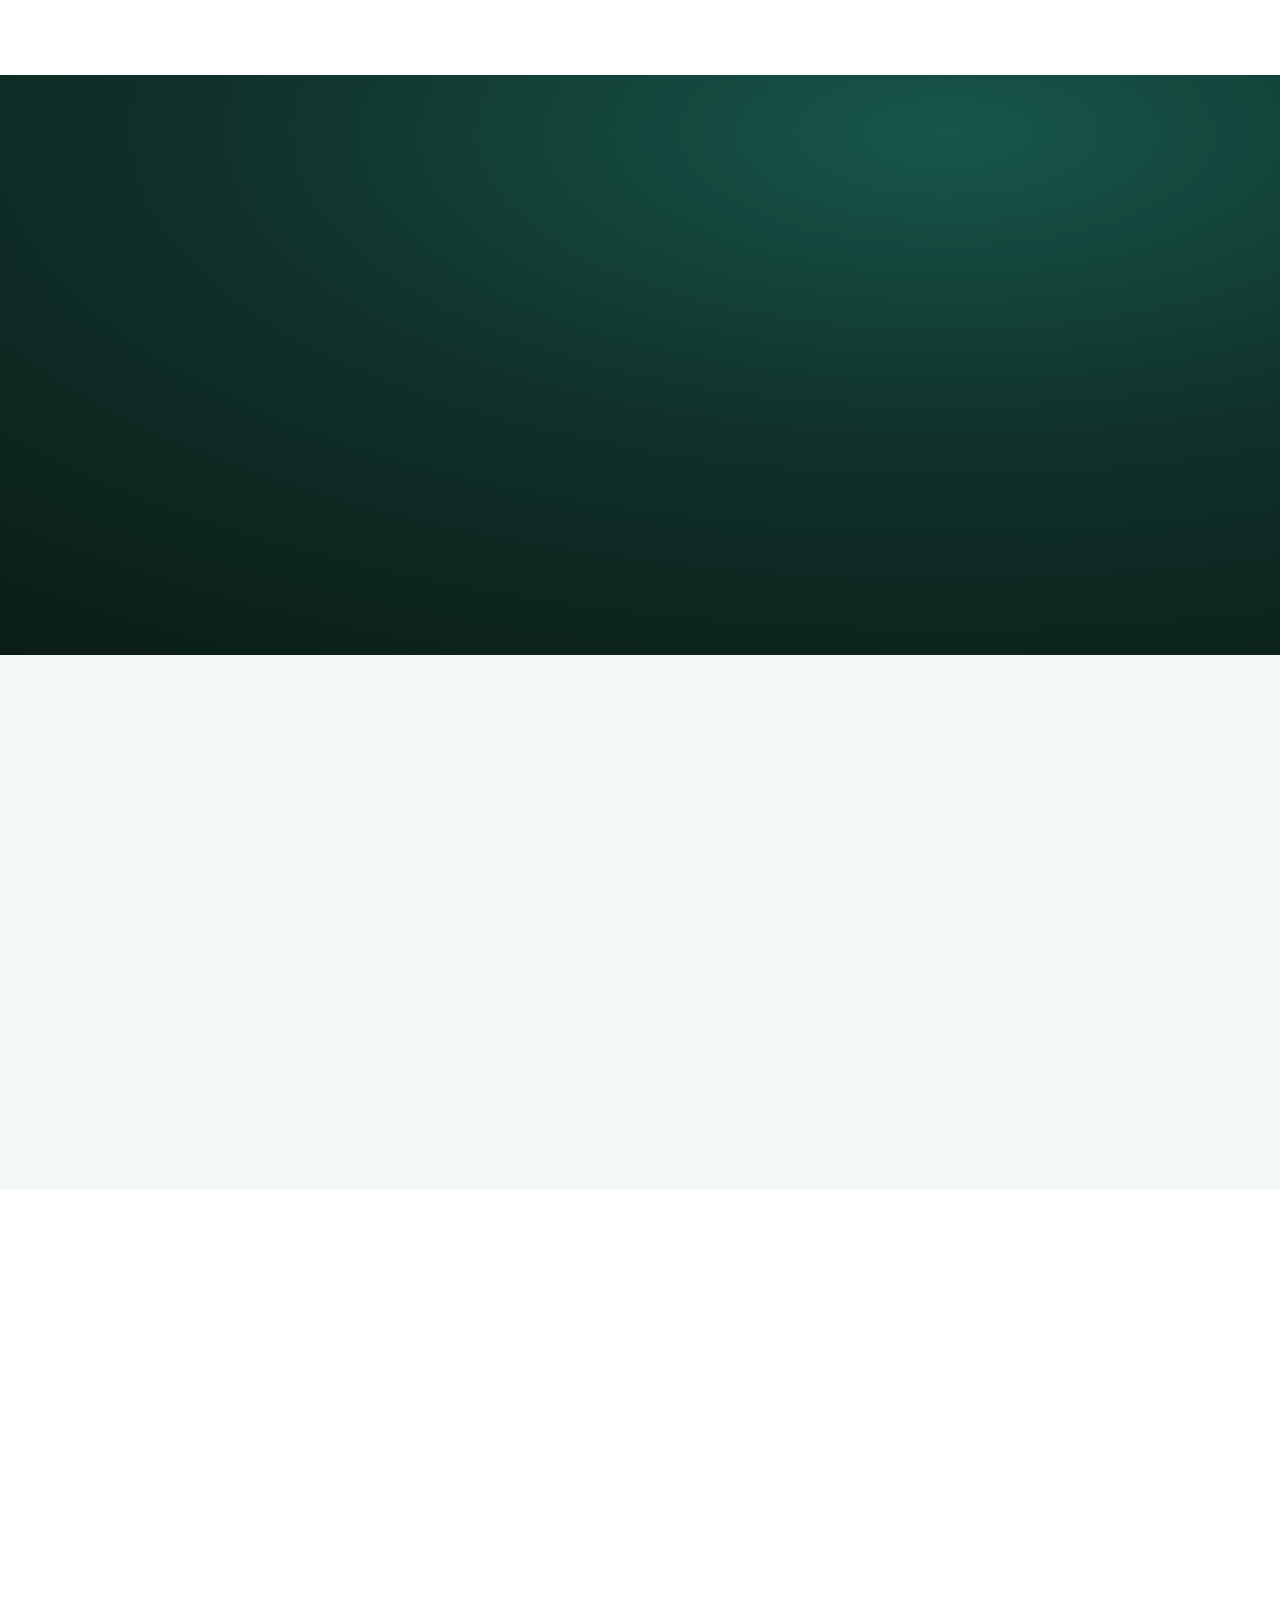
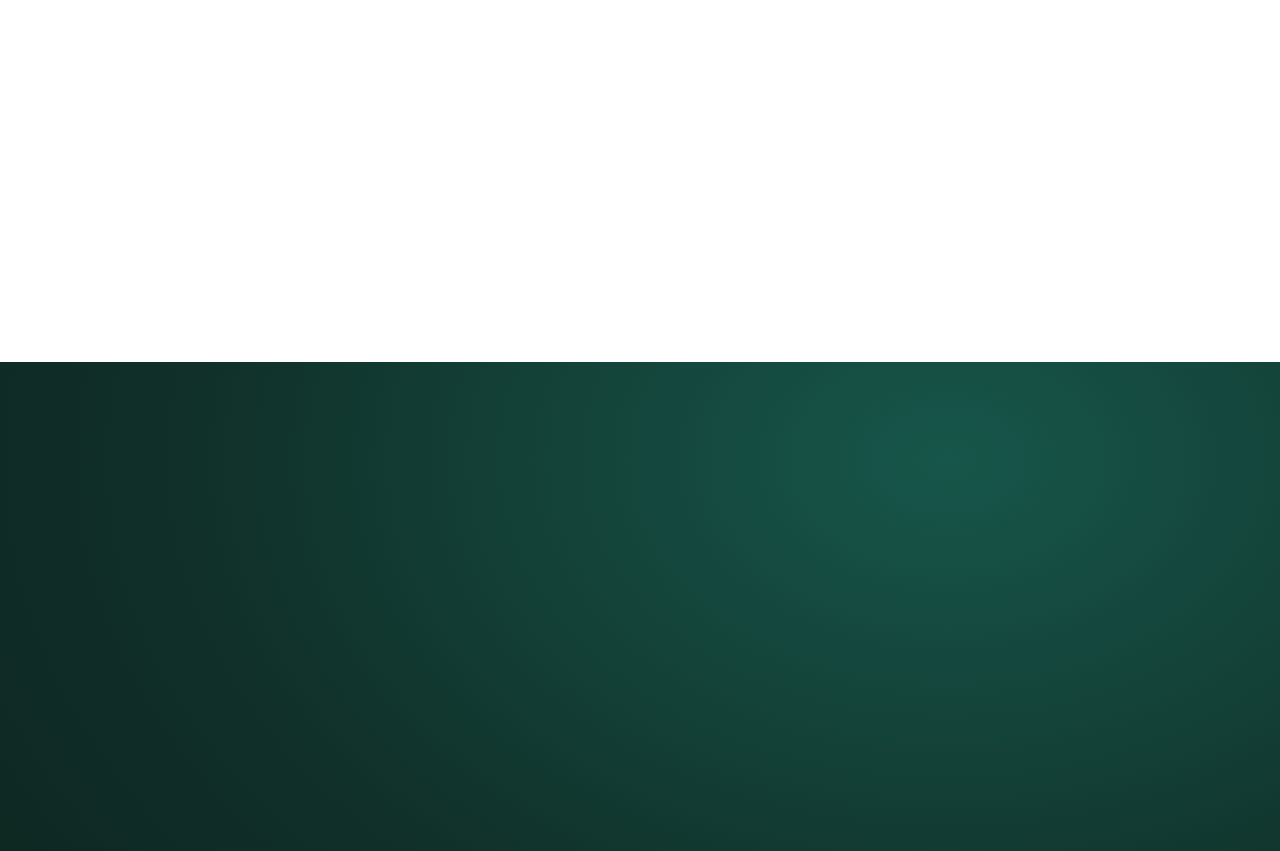
<file: about-us/index.html>
<!DOCTYPE html><html lang="en"><head><meta charset="utf-8">
<meta http-equiv="refresh" content="0;url=/">
<link rel="canonical" href="https://www.blinkupapp.com/">
<title>BlinkUp</title></head>
<body><p>This page has moved — <a href="/">continue to BlinkUp</a>.</p></body></html>
</file>
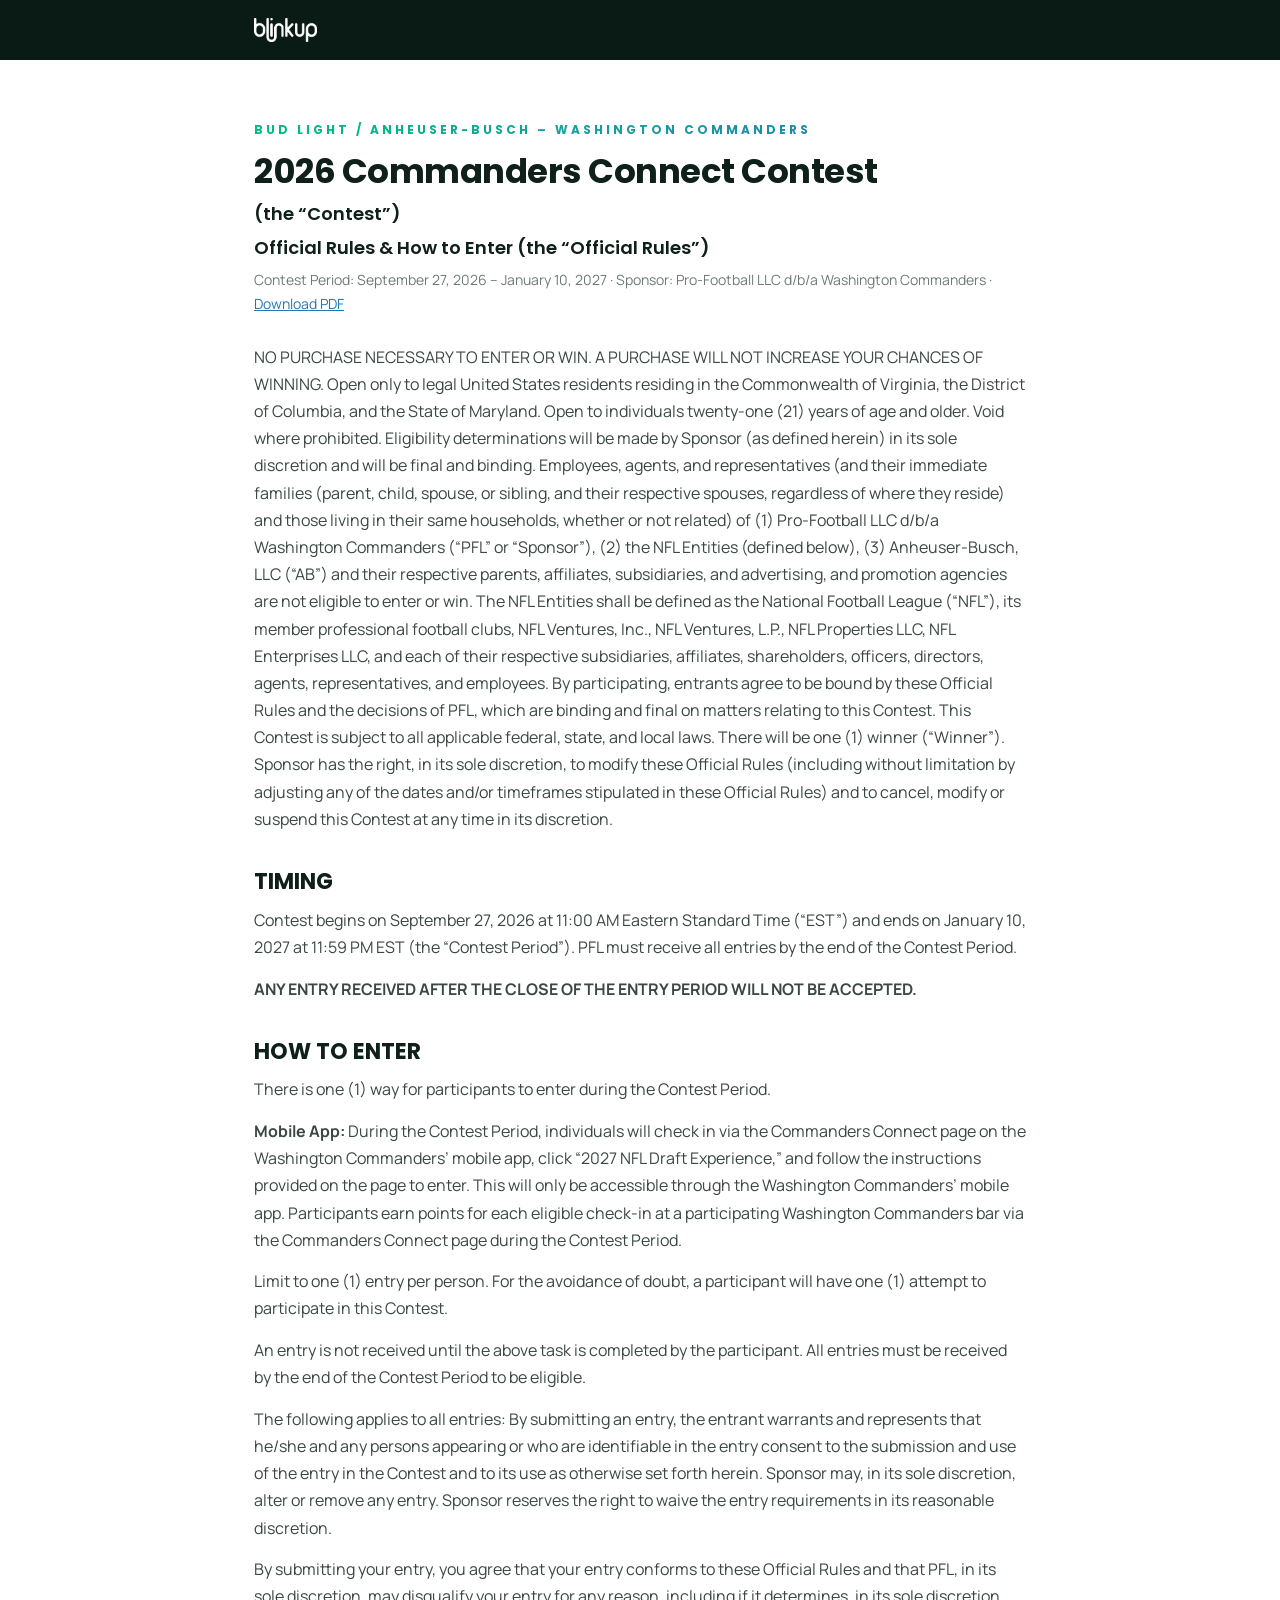
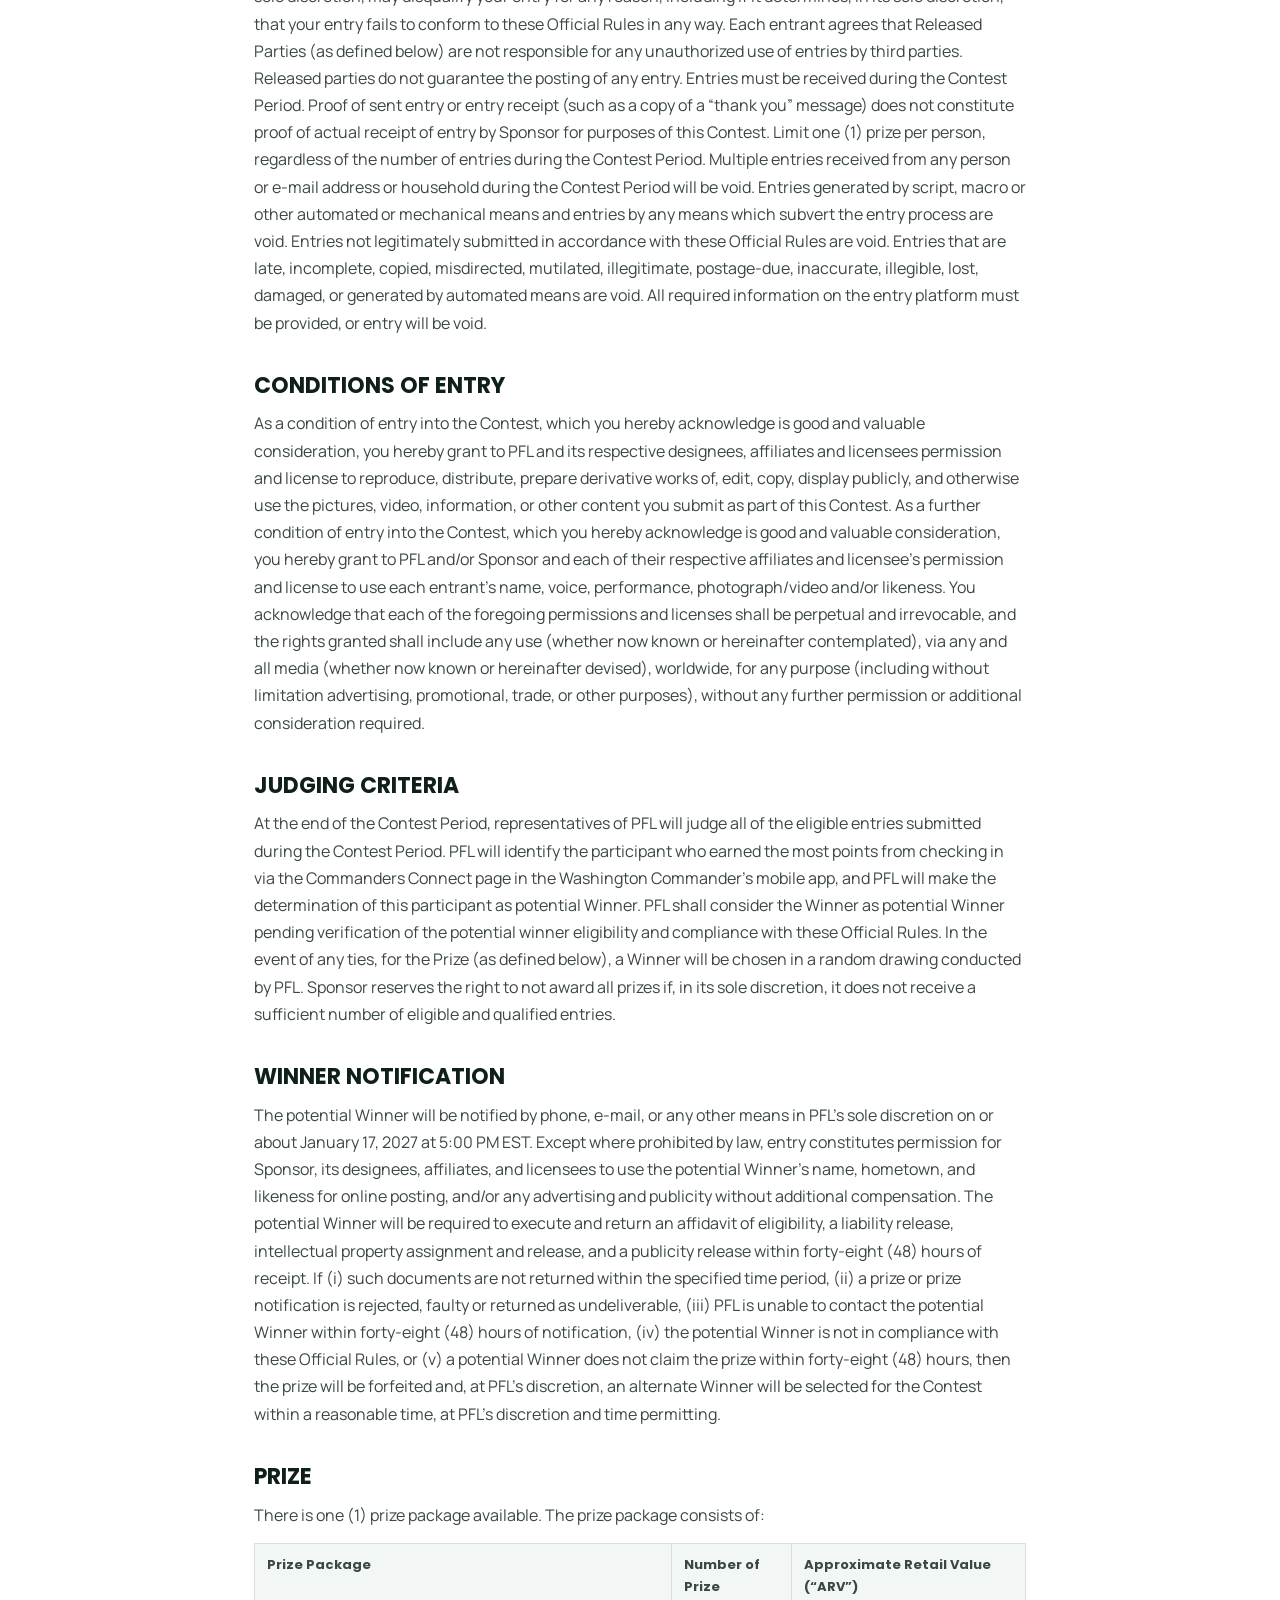
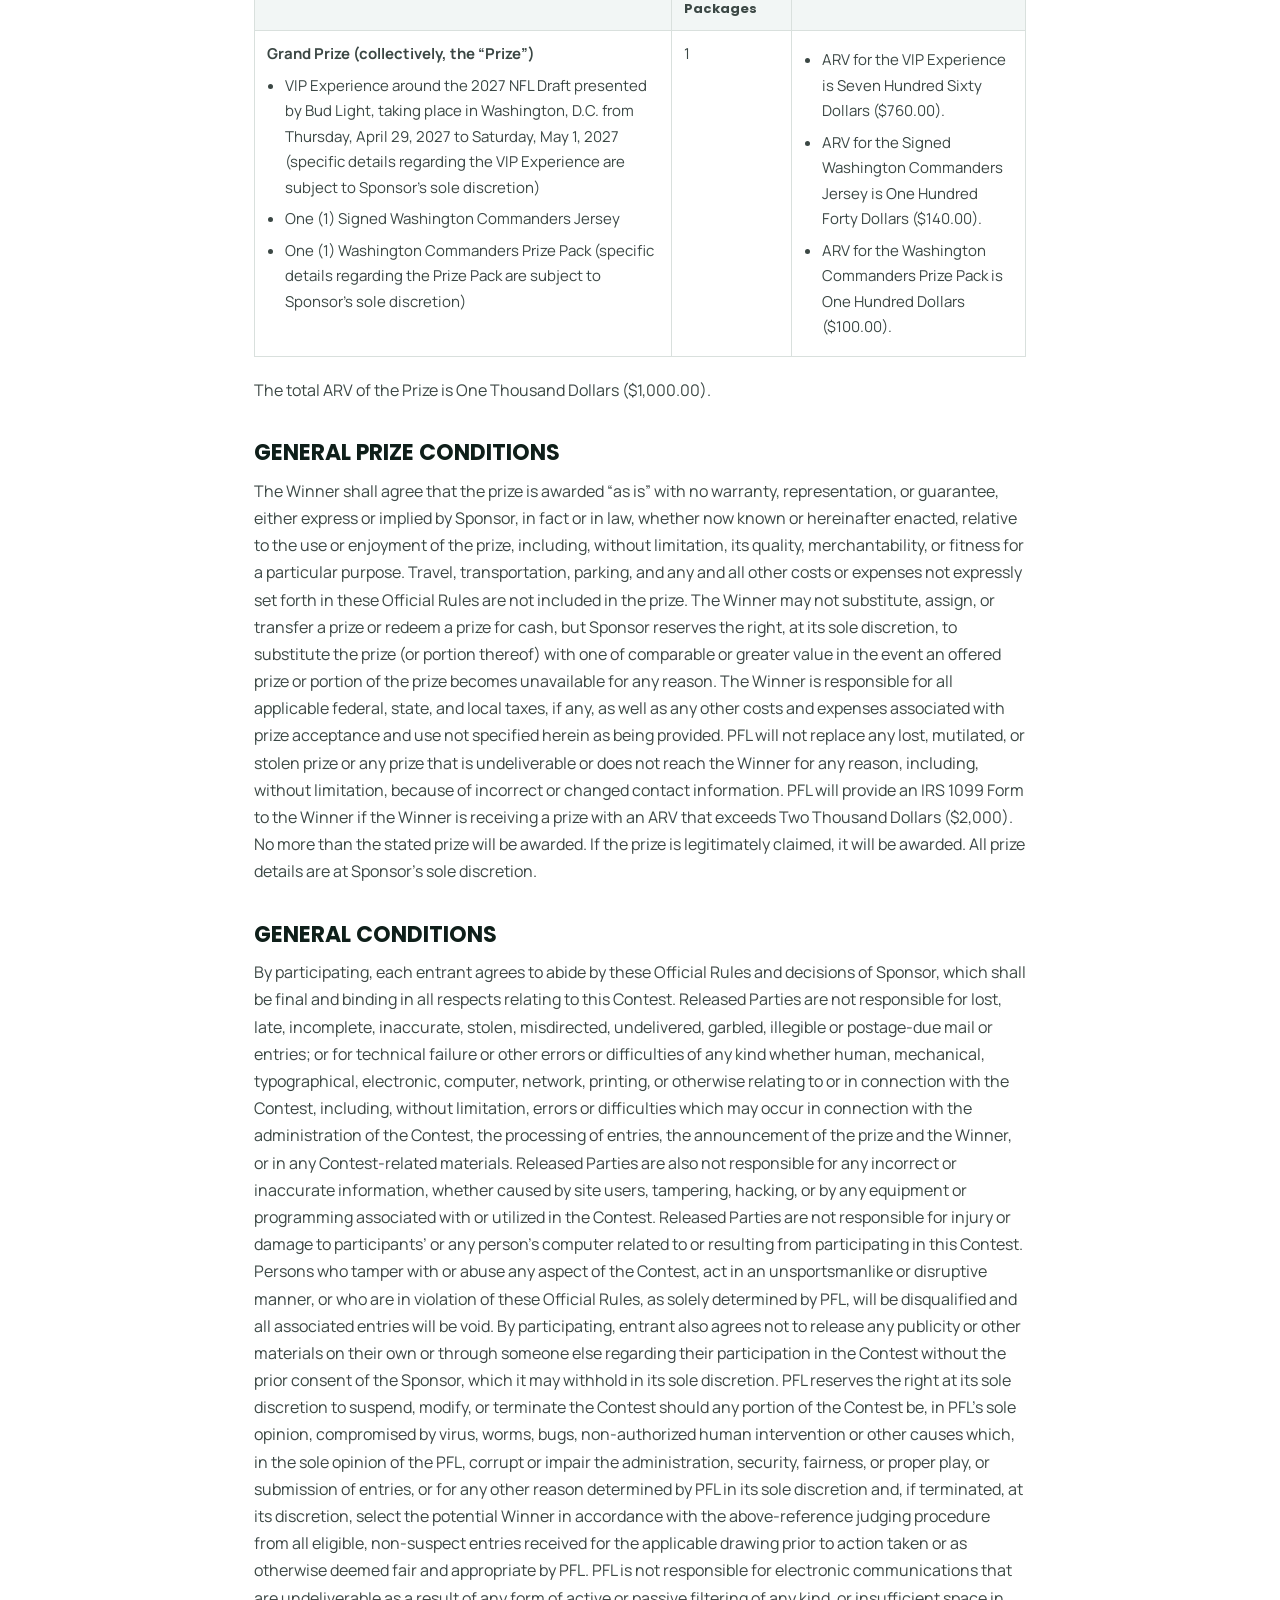
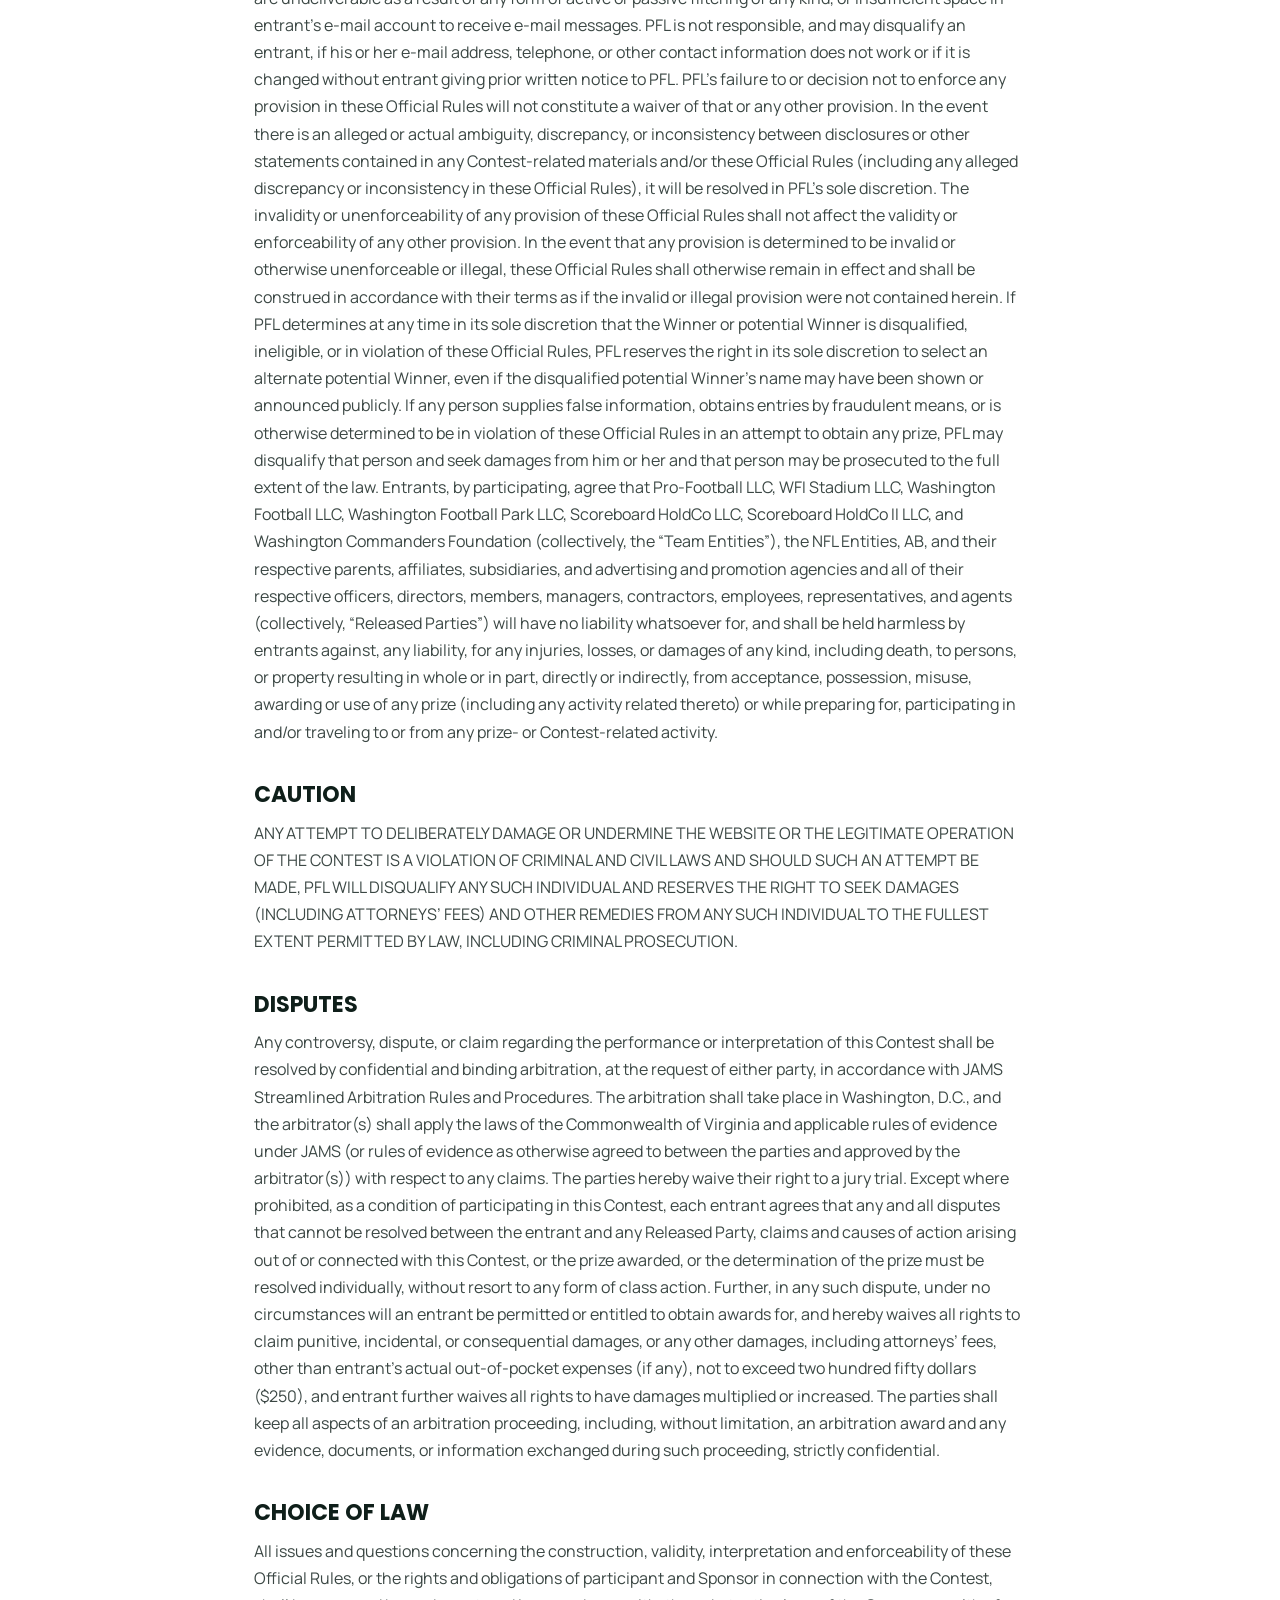
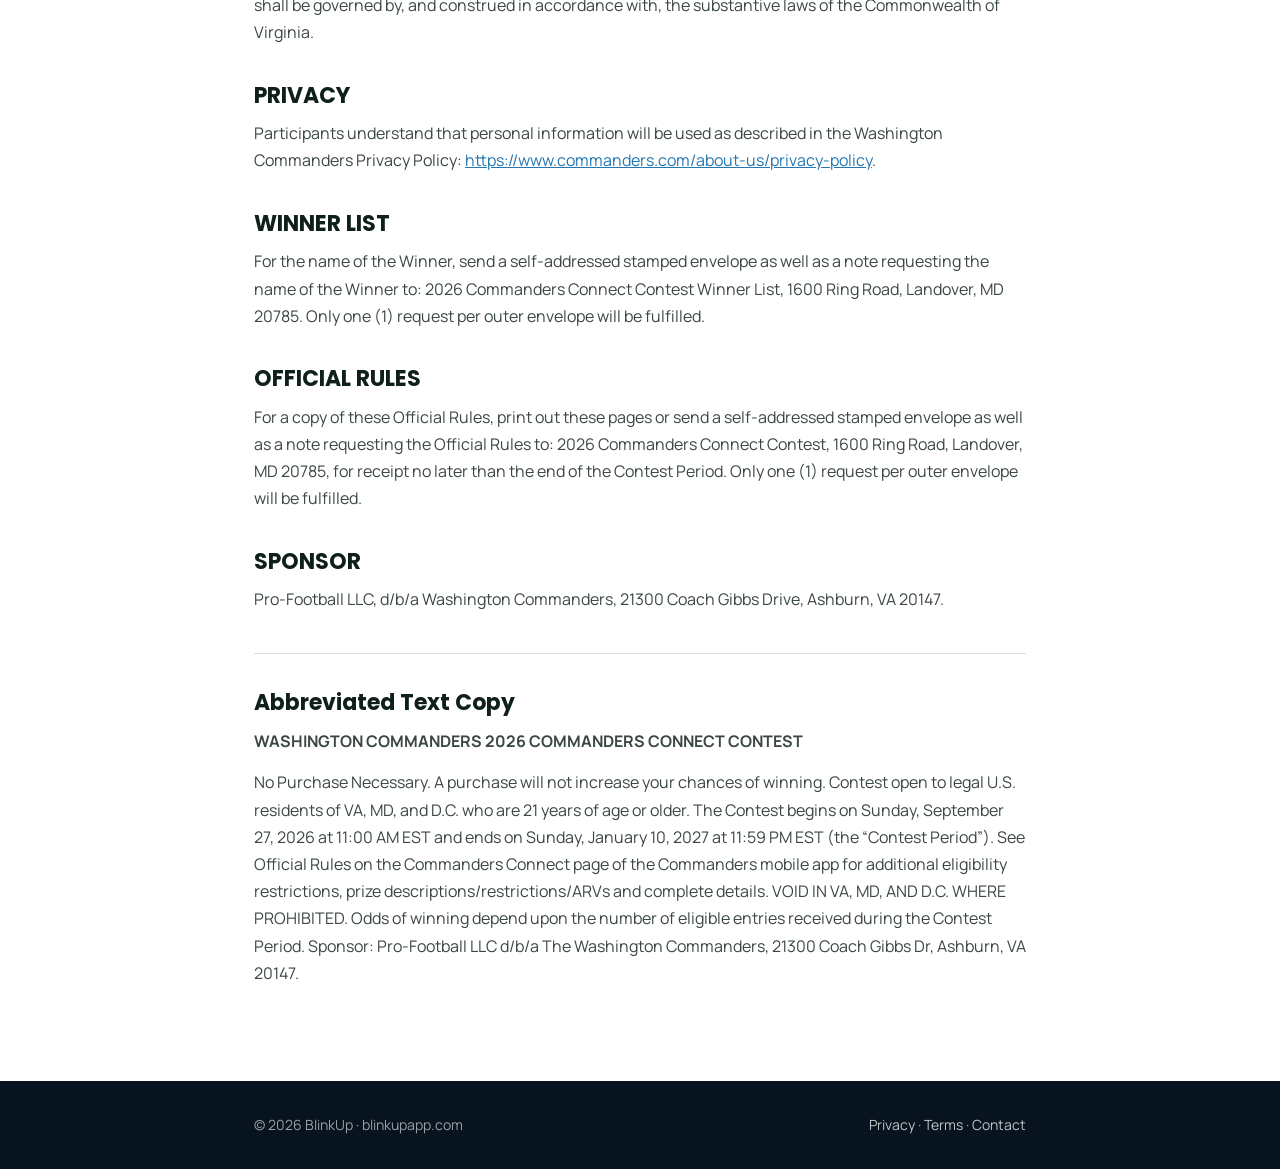
<file: commanders-connect-rules/index.html>
<!DOCTYPE html>
<html lang="en">
<head>
<!-- Google tag (gtag.js) -->
<script async src="https://www.googletagmanager.com/gtag/js?id=G-GMW1W7SN1R"></script>
<script>
  window.dataLayer = window.dataLayer || [];
  function gtag(){dataLayer.push(arguments);}
  gtag('js', new Date());
  gtag('config', 'G-GMW1W7SN1R');
</script>
<meta charset="UTF-8" />
<meta name="viewport" content="width=device-width, initial-scale=1.0" />
<title>Commanders Connect Contest — Official Rules</title>
<meta name="description" content="Official Rules for the Bud Light / Anheuser-Busch – Washington Commanders 2026 Commanders Connect Contest (September 27, 2026 – January 10, 2027)." />
<link rel="preconnect" href="https://fonts.googleapis.com">
<link rel="preconnect" href="https://fonts.gstatic.com" crossorigin>
<link href="https://fonts.googleapis.com/css2?family=Poppins:wght@600;700;800&family=Manrope:wght@400;600;700&display=swap" rel="stylesheet">
<style>
  *, *::before, *::after { box-sizing: border-box; margin: 0; padding: 0; }
  :root { --green:#00BD81; --teal:#199AA0; --blue:#2477B3; --ink:#0F1F1A; --text:#3B4744; --muted:#6E7A76;
          --grad: linear-gradient(96deg,#00BD81 0%,#199AA0 50%,#2477B3 100%); }
  body { font-family:'Manrope',-apple-system,sans-serif; color:var(--text); line-height:1.7; background:#fff; }
  header { background:#0a1a15; padding:18px 0; }
  .wrap { max-width:820px; margin:0 auto; padding:0 24px; }
  header img { height:24px; display:block; }
  main { padding:60px 0 80px; }
  h1,h2,h3,h4 { font-family:'Poppins',sans-serif; color:var(--ink); line-height:1.25; margin:1.6em 0 .5em; }
  h1 { font-size:clamp(28px,4vw,40px); margin-top:0; letter-spacing:-.5px; }
  h2 { font-size:22px; } h3 { font-size:18px; }
  p, li { margin-bottom:.9em; font-size:16px; }
  ul, ol { padding-left:24px; }
  a { color:var(--blue); }
  .eyebrow { font-family:'Poppins',sans-serif; font-weight:700; font-size:12px; letter-spacing:3px;
             text-transform:uppercase; background:var(--grad); -webkit-background-clip:text;
             background-clip:text; -webkit-text-fill-color:transparent; margin-bottom:10px; }
  footer { background:#07131f; color:rgba(255,255,255,.6); padding:32px 0; font-size:14px; }
  footer .wrap { display:flex; justify-content:space-between; flex-wrap:wrap; gap:12px; }
  footer a { color:rgba(255,255,255,.75); text-decoration:none; }

  .caps { font-weight:700; }
  .title { font-size:clamp(24px,3.6vw,34px); margin-bottom:6px; }
  .sub { font-family:'Poppins',sans-serif; font-weight:600; color:var(--ink); font-size:18px; margin-bottom:4px; }
  .meta { color:var(--muted); font-size:14px; margin-bottom:28px; }
  .meta a { white-space:nowrap; }
  .tablewrap { overflow-x:auto; margin:8px 0 20px; }
  table { border-collapse:collapse; width:100%; font-size:15px; }
  th, td { border:1px solid #d9e0dd; padding:10px 12px; vertical-align:top; text-align:left; }
  th { background:#f2f6f5; font-family:'Poppins',sans-serif; font-size:13px; }
  td ul { margin:6px 0 0; padding-left:18px; } td li { margin-bottom:6px; font-size:15px; }
  hr.rule { border:0; border-top:1px solid #d9e0dd; margin:40px 0 8px; }
  @media print { header, footer, .meta .pdf { display:none; } main { padding:0; } body { font-size:12px; }
    .eyebrow { background:none; -webkit-text-fill-color:#199AA0; color:#199AA0; }
    h2 { break-after:avoid; } table, tr { break-inside:avoid; } }
</style>
<link rel="canonical" href="https://blinkupapp.com/commanders-connect-rules/" />
<meta property="og:type" content="website" />
<meta property="og:site_name" content="BlinkUp" />
<meta property="og:title" content="Commanders Connect Contest — Official Rules" />
<meta property="og:description" content="Official Rules for the 2026 Commanders Connect Contest presented by Bud Light." />
<meta property="og:url" content="https://blinkupapp.com/commanders-connect-rules/" />
<meta property="og:image" content="https://blinkupapp.com/assets/og-image.jpg" />
<meta property="og:image:width" content="1200" />
<meta property="og:image:height" content="630" />
<meta name="twitter:card" content="summary_large_image" />
<meta name="twitter:title" content="Commanders Connect Contest — Official Rules" />
<meta name="twitter:description" content="Official Rules for the 2026 Commanders Connect Contest presented by Bud Light." />
<meta name="twitter:image" content="https://blinkupapp.com/assets/og-image.jpg" />
<link rel="icon" type="image/png" sizes="32x32" href="../assets/favicon-32.png" />
<link rel="icon" type="image/png" sizes="512x512" href="../assets/favicon.png" />
<link rel="apple-touch-icon" href="../assets/apple-touch-icon.png" />
</head>
<body>
<header><div class="wrap"><a href="/"><img src="/assets/blinkup-logo-white.png" alt="BlinkUp" /></a></div></header>
<main><div class="wrap">
<div class="eyebrow">Bud Light / Anheuser-Busch – Washington Commanders</div>
<h1 class="title">2026 Commanders Connect Contest</h1>
<p class="sub">(the “Contest”)</p>
<p class="sub">Official Rules &amp; How to Enter (the “Official Rules”)</p>
<p class="meta">Contest Period: September 27, 2026 – January 10, 2027 · Sponsor: Pro-Football LLC d/b/a Washington Commanders<span class="pdf"> · <a href="/commanders-connect-rules/Commanders-Connect-Contest-Official-Rules.pdf">Download PDF</a></span></p>
<p>NO PURCHASE NECESSARY TO ENTER OR WIN. A PURCHASE WILL NOT INCREASE YOUR CHANCES OF WINNING. Open only to legal United States residents residing in the Commonwealth of Virginia, the District of Columbia, and the State of Maryland. Open to individuals twenty-one (21) years of age and older. Void where prohibited. Eligibility determinations will be made by Sponsor (as defined herein) in its sole discretion and will be final and binding. Employees, agents, and representatives (and their immediate families (parent, child, spouse, or sibling, and their respective spouses, regardless of where they reside) and those living in their same households, whether or not related) of (1) Pro-Football LLC d/b/a Washington Commanders (“PFL” or “Sponsor”), (2) the NFL Entities (defined below), (3) Anheuser-Busch, LLC (“AB”) and their respective parents, affiliates, subsidiaries, and advertising, and promotion agencies are not eligible to enter or win. The NFL Entities shall be defined as the National Football League (“NFL”), its member professional football clubs, NFL Ventures, Inc., NFL Ventures, L.P., NFL Properties LLC, NFL Enterprises LLC, and each of their respective subsidiaries, affiliates, shareholders, officers, directors, agents, representatives, and employees. By participating, entrants agree to be bound by these Official Rules and the decisions of PFL, which are binding and final on matters relating to this Contest. This Contest is subject to all applicable federal, state, and local laws. There will be one (1) winner (“Winner”). Sponsor has the right, in its sole discretion, to modify these Official Rules (including without limitation by adjusting any of the dates and/or timeframes stipulated in these Official Rules) and to cancel, modify or suspend this Contest at any time in its discretion.</p>
<h2>TIMING</h2>
<p>Contest begins on September 27, 2026 at 11:00 AM Eastern Standard Time (“EST”) and ends on January 10, 2027 at 11:59 PM EST (the “Contest Period”). PFL must receive all entries by the end of the Contest Period.</p>
<p class="caps">ANY ENTRY RECEIVED AFTER THE CLOSE OF THE ENTRY PERIOD WILL NOT BE ACCEPTED.</p>
<h2>HOW TO ENTER</h2>
<p>There is one (1) way for participants to enter during the Contest Period.</p>
<p><strong>Mobile App:</strong> During the Contest Period, individuals will check in via the Commanders Connect page on the Washington Commanders’ mobile app, click “2027 NFL Draft Experience,” and follow the instructions provided on the page to enter. This will only be accessible through the Washington Commanders’ mobile app. Participants earn points for each eligible check-in at a participating Washington Commanders bar via the Commanders Connect page during the Contest Period.</p>
<p>Limit to one (1) entry per person. For the avoidance of doubt, a participant will have one (1) attempt to participate in this Contest.</p>
<p>An entry is not received until the above task is completed by the participant. All entries must be received by the end of the Contest Period to be eligible.</p>
<p>The following applies to all entries: By submitting an entry, the entrant warrants and represents that he/she and any persons appearing or who are identifiable in the entry consent to the submission and use of the entry in the Contest and to its use as otherwise set forth herein. Sponsor may, in its sole discretion, alter or remove any entry. Sponsor reserves the right to waive the entry requirements in its reasonable discretion.</p>
<p>By submitting your entry, you agree that your entry conforms to these Official Rules and that PFL, in its sole discretion, may disqualify your entry for any reason, including if it determines, in its sole discretion, that your entry fails to conform to these Official Rules in any way. Each entrant agrees that Released Parties (as defined below) are not responsible for any unauthorized use of entries by third parties. Released parties do not guarantee the posting of any entry. Entries must be received during the Contest Period. Proof of sent entry or entry receipt (such as a copy of a “thank you” message) does not constitute proof of actual receipt of entry by Sponsor for purposes of this Contest. Limit one (1) prize per person, regardless of the number of entries during the Contest Period. Multiple entries received from any person or e-mail address or household during the Contest Period will be void. Entries generated by script, macro or other automated or mechanical means and entries by any means which subvert the entry process are void. Entries not legitimately submitted in accordance with these Official Rules are void. Entries that are late, incomplete, copied, misdirected, mutilated, illegitimate, postage-due, inaccurate, illegible, lost, damaged, or generated by automated means are void. All required information on the entry platform must be provided, or entry will be void.</p>
<h2>CONDITIONS OF ENTRY</h2>
<p>As a condition of entry into the Contest, which you hereby acknowledge is good and valuable consideration, you hereby grant to PFL and its respective designees, affiliates and licensees permission and license to reproduce, distribute, prepare derivative works of, edit, copy, display publicly, and otherwise use the pictures, video, information, or other content you submit as part of this Contest. As a further condition of entry into the Contest, which you hereby acknowledge is good and valuable consideration, you hereby grant to PFL and/or Sponsor and each of their respective affiliates and licensee’s permission and license to use each entrant’s name, voice, performance, photograph/video and/or likeness. You acknowledge that each of the foregoing permissions and licenses shall be perpetual and irrevocable, and the rights granted shall include any use (whether now known or hereinafter contemplated), via any and all media (whether now known or hereinafter devised), worldwide, for any purpose (including without limitation advertising, promotional, trade, or other purposes), without any further permission or additional consideration required.</p>
<h2>JUDGING CRITERIA</h2>
<p>At the end of the Contest Period, representatives of PFL will judge all of the eligible entries submitted during the Contest Period. PFL will identify the participant who earned the most points from checking in via the Commanders Connect page in the Washington Commander’s mobile app, and PFL will make the determination of this participant as potential Winner. PFL shall consider the Winner as potential Winner pending verification of the potential winner eligibility and compliance with these Official Rules. In the event of any ties, for the Prize (as defined below), a Winner will be chosen in a random drawing conducted by PFL. Sponsor reserves the right to not award all prizes if, in its sole discretion, it does not receive a sufficient number of eligible and qualified entries.</p>
<h2>WINNER NOTIFICATION</h2>
<p>The potential Winner will be notified by phone, e-mail, or any other means in PFL’s sole discretion on or about January 17, 2027 at 5:00 PM EST. Except where prohibited by law, entry constitutes permission for Sponsor, its designees, affiliates, and licensees to use the potential Winner’s name, hometown, and likeness for online posting, and/or any advertising and publicity without additional compensation. The potential Winner will be required to execute and return an affidavit of eligibility, a liability release, intellectual property assignment and release, and a publicity release within forty-eight (48) hours of receipt. If (i) such documents are not returned within the specified time period, (ii) a prize or prize notification is rejected, faulty or returned as undeliverable, (iii) PFL is unable to contact the potential Winner within forty-eight (48) hours of notification, (iv) the potential Winner is not in compliance with these Official Rules, or (v) a potential Winner does not claim the prize within forty-eight (48) hours, then the prize will be forfeited and, at PFL’s discretion, an alternate Winner will be selected for the Contest within a reasonable time, at PFL’s discretion and time permitting.</p>
<h2>PRIZE</h2>
<p>There is one (1) prize package available. The prize package consists of:</p>
<div class="tablewrap"><table><thead><tr><th>Prize Package</th><th>Number of Prize Packages</th><th>Approximate Retail Value (“ARV”)</th></tr></thead><tbody><tr><td><strong>Grand Prize (collectively, the “Prize”)</strong><ul><li>VIP Experience around the 2027 NFL Draft presented by Bud Light, taking place in Washington, D.C. from Thursday, April 29, 2027 to Saturday, May 1, 2027 (specific details regarding the VIP Experience are subject to Sponsor’s sole discretion)</li><li>One (1) Signed Washington Commanders Jersey</li><li>One (1) Washington Commanders Prize Pack (specific details regarding the Prize Pack are subject to Sponsor’s sole discretion)</li></ul></td><td>1</td><td><ul><li>ARV for the VIP Experience is Seven Hundred Sixty Dollars ($760.00).</li><li>ARV for the Signed Washington Commanders Jersey is One Hundred Forty Dollars ($140.00).</li><li>ARV for the Washington Commanders Prize Pack is One Hundred Dollars ($100.00).</li></ul></td></tr></tbody></table></div>
<p>The total ARV of the Prize is One Thousand Dollars ($1,000.00).</p>
<h2>GENERAL PRIZE CONDITIONS</h2>
<p>The Winner shall agree that the prize is awarded “as is” with no warranty, representation, or guarantee, either express or implied by Sponsor, in fact or in law, whether now known or hereinafter enacted, relative to the use or enjoyment of the prize, including, without limitation, its quality, merchantability, or fitness for a particular purpose. Travel, transportation, parking, and any and all other costs or expenses not expressly set forth in these Official Rules are not included in the prize. The Winner may not substitute, assign, or transfer a prize or redeem a prize for cash, but Sponsor reserves the right, at its sole discretion, to substitute the prize (or portion thereof) with one of comparable or greater value in the event an offered prize or portion of the prize becomes unavailable for any reason. The Winner is responsible for all applicable federal, state, and local taxes, if any, as well as any other costs and expenses associated with prize acceptance and use not specified herein as being provided. PFL will not replace any lost, mutilated, or stolen prize or any prize that is undeliverable or does not reach the Winner for any reason, including, without limitation, because of incorrect or changed contact information. PFL will provide an IRS 1099 Form to the Winner if the Winner is receiving a prize with an ARV that exceeds Two Thousand Dollars ($2,000). No more than the stated prize will be awarded. If the prize is legitimately claimed, it will be awarded. All prize details are at Sponsor’s sole discretion.</p>
<h2>GENERAL CONDITIONS</h2>
<p>By participating, each entrant agrees to abide by these Official Rules and decisions of Sponsor, which shall be final and binding in all respects relating to this Contest. Released Parties are not responsible for lost, late, incomplete, inaccurate, stolen, misdirected, undelivered, garbled, illegible or postage-due mail or entries; or for technical failure or other errors or difficulties of any kind whether human, mechanical, typographical, electronic, computer, network, printing, or otherwise relating to or in connection with the Contest, including, without limitation, errors or difficulties which may occur in connection with the administration of the Contest, the processing of entries, the announcement of the prize and the Winner, or in any Contest-related materials. Released Parties are also not responsible for any incorrect or inaccurate information, whether caused by site users, tampering, hacking, or by any equipment or programming associated with or utilized in the Contest. Released Parties are not responsible for injury or damage to participants’ or any person’s computer related to or resulting from participating in this Contest. Persons who tamper with or abuse any aspect of the Contest, act in an unsportsmanlike or disruptive manner, or who are in violation of these Official Rules, as solely determined by PFL, will be disqualified and all associated entries will be void. By participating, entrant also agrees not to release any publicity or other materials on their own or through someone else regarding their participation in the Contest without the prior consent of the Sponsor, which it may withhold in its sole discretion. PFL reserves the right at its sole discretion to suspend, modify, or terminate the Contest should any portion of the Contest be, in PFL’s sole opinion, compromised by virus, worms, bugs, non-authorized human intervention or other causes which, in the sole opinion of the PFL, corrupt or impair the administration, security, fairness, or proper play, or submission of entries, or for any other reason determined by PFL in its sole discretion and, if terminated, at its discretion, select the potential Winner in accordance with the above-reference judging procedure from all eligible, non-suspect entries received for the applicable drawing prior to action taken or as otherwise deemed fair and appropriate by PFL. PFL is not responsible for electronic communications that are undeliverable as a result of any form of active or passive filtering of any kind, or insufficient space in entrant’s e-mail account to receive e-mail messages. PFL is not responsible, and may disqualify an entrant, if his or her e-mail address, telephone, or other contact information does not work or if it is changed without entrant giving prior written notice to PFL. PFL’s failure to or decision not to enforce any provision in these Official Rules will not constitute a waiver of that or any other provision. In the event there is an alleged or actual ambiguity, discrepancy, or inconsistency between disclosures or other statements contained in any Contest-related materials and/or these Official Rules (including any alleged discrepancy or inconsistency in these Official Rules), it will be resolved in PFL’s sole discretion. The invalidity or unenforceability of any provision of these Official Rules shall not affect the validity or enforceability of any other provision. In the event that any provision is determined to be invalid or otherwise unenforceable or illegal, these Official Rules shall otherwise remain in effect and shall be construed in accordance with their terms as if the invalid or illegal provision were not contained herein. If PFL determines at any time in its sole discretion that the Winner or potential Winner is disqualified, ineligible, or in violation of these Official Rules, PFL reserves the right in its sole discretion to select an alternate potential Winner, even if the disqualified potential Winner’s name may have been shown or announced publicly. If any person supplies false information, obtains entries by fraudulent means, or is otherwise determined to be in violation of these Official Rules in an attempt to obtain any prize, PFL may disqualify that person and seek damages from him or her and that person may be prosecuted to the full extent of the law. Entrants, by participating, agree that Pro-Football LLC, WFI Stadium LLC, Washington Football LLC, Washington Football Park LLC, Scoreboard HoldCo LLC, Scoreboard HoldCo II LLC, and Washington Commanders Foundation (collectively, the “Team Entities”), the NFL Entities, AB, and their respective parents, affiliates, subsidiaries, and advertising and promotion agencies and all of their respective officers, directors, members, managers, contractors, employees, representatives, and agents (collectively, “Released Parties”) will have no liability whatsoever for, and shall be held harmless by entrants against, any liability, for any injuries, losses, or damages of any kind, including death, to persons, or property resulting in whole or in part, directly or indirectly, from acceptance, possession, misuse, awarding or use of any prize (including any activity related thereto) or while preparing for, participating in and/or traveling to or from any prize- or Contest-related activity.</p>
<h2>CAUTION</h2>
<p>ANY ATTEMPT TO DELIBERATELY DAMAGE OR UNDERMINE THE WEBSITE OR THE LEGITIMATE OPERATION OF THE CONTEST IS A VIOLATION OF CRIMINAL AND CIVIL LAWS AND SHOULD SUCH AN ATTEMPT BE MADE, PFL WILL DISQUALIFY ANY SUCH INDIVIDUAL AND RESERVES THE RIGHT TO SEEK DAMAGES (INCLUDING ATTORNEYS’ FEES) AND OTHER REMEDIES FROM ANY SUCH INDIVIDUAL TO THE FULLEST EXTENT PERMITTED BY LAW, INCLUDING CRIMINAL PROSECUTION.</p>
<h2>DISPUTES</h2>
<p>Any controversy, dispute, or claim regarding the performance or interpretation of this Contest shall be resolved by confidential and binding arbitration, at the request of either party, in accordance with JAMS Streamlined Arbitration Rules and Procedures. The arbitration shall take place in Washington, D.C., and the arbitrator(s) shall apply the laws of the Commonwealth of Virginia and applicable rules of evidence under JAMS (or rules of evidence as otherwise agreed to between the parties and approved by the arbitrator(s)) with respect to any claims. The parties hereby waive their right to a jury trial.  Except where prohibited, as a condition of participating in this Contest, each entrant agrees that any and all disputes that cannot be resolved between the entrant and any Released Party, claims and causes of action arising out of or connected with this Contest, or the prize awarded, or the determination of the prize must be resolved individually, without resort to any form of class action. Further, in any such dispute, under no circumstances will an entrant be permitted or entitled to obtain awards for, and hereby waives all rights to claim punitive, incidental, or consequential damages, or any other damages, including attorneys’ fees, other than entrant’s actual out-of-pocket expenses (if any), not to exceed two hundred fifty dollars ($250), and entrant further waives all rights to have damages multiplied or increased. The parties shall keep all aspects of an arbitration proceeding, including, without limitation, an arbitration award and any evidence, documents, or information exchanged during such proceeding, strictly confidential.</p>
<h2>CHOICE OF LAW</h2>
<p>All issues and questions concerning the construction, validity, interpretation and enforceability of these Official Rules, or the rights and obligations of participant and Sponsor in connection with the Contest, shall be governed by, and construed in accordance with, the substantive laws of the Commonwealth of Virginia.</p>
<h2>PRIVACY</h2>
<p>Participants understand that personal information will be used as described in the Washington Commanders Privacy Policy: <a href="https://www.commanders.com/about-us/privacy-policy">https://www.commanders.com/about-us/privacy-policy</a>.</p>
<h2>WINNER LIST</h2>
<p>For the name of the Winner, send a self-addressed stamped envelope as well as a note requesting the name of the Winner to: 2026 Commanders Connect Contest Winner List, 1600 Ring Road, Landover, MD 20785. Only one (1) request per outer envelope will be fulfilled.</p>
<h2>OFFICIAL RULES</h2>
<p>For a copy of these Official Rules, print out these pages or send a self-addressed stamped envelope as well as a note requesting the Official Rules to: 2026 Commanders Connect Contest, 1600 Ring Road, Landover, MD 20785, for receipt no later than the end of the Contest Period. Only one (1) request per outer envelope will be fulfilled.</p>
<h2>SPONSOR</h2>
<p>Pro-Football LLC, d/b/a Washington Commanders, 21300 Coach Gibbs Drive, Ashburn, VA 20147.</p>
<hr class="rule" /><h2>Abbreviated Text Copy</h2>
<p><strong>WASHINGTON COMMANDERS 2026 COMMANDERS CONNECT CONTEST</strong></p>
<p>No Purchase Necessary. A purchase will not increase your chances of winning. Contest open to legal U.S. residents of VA, MD, and D.C. who are 21 years of age or older. The Contest begins on Sunday, September 27, 2026 at 11:00 AM EST and ends on Sunday, January 10, 2027 at 11:59 PM EST (the “Contest Period”). See Official Rules on the Commanders Connect page of the Commanders mobile app for additional eligibility restrictions, prize descriptions/restrictions/ARVs and complete details. VOID IN VA, MD, AND D.C. WHERE PROHIBITED. Odds of winning depend upon the number of eligible entries received during the Contest Period. Sponsor: Pro-Football LLC d/b/a The Washington Commanders, 21300 Coach Gibbs Dr, Ashburn, VA 20147.</p>
</div></main>
<footer><div class="wrap">
  <span>© 2026 BlinkUp · blinkupapp.com</span>
  <span><a href="/privacy-policy/">Privacy</a> · <a href="/terms-of-use/">Terms</a> · <a href="mailto:willbott@blinkupapp.com">Contact</a></span>
</div></footer>
</body>
</html>
</file>
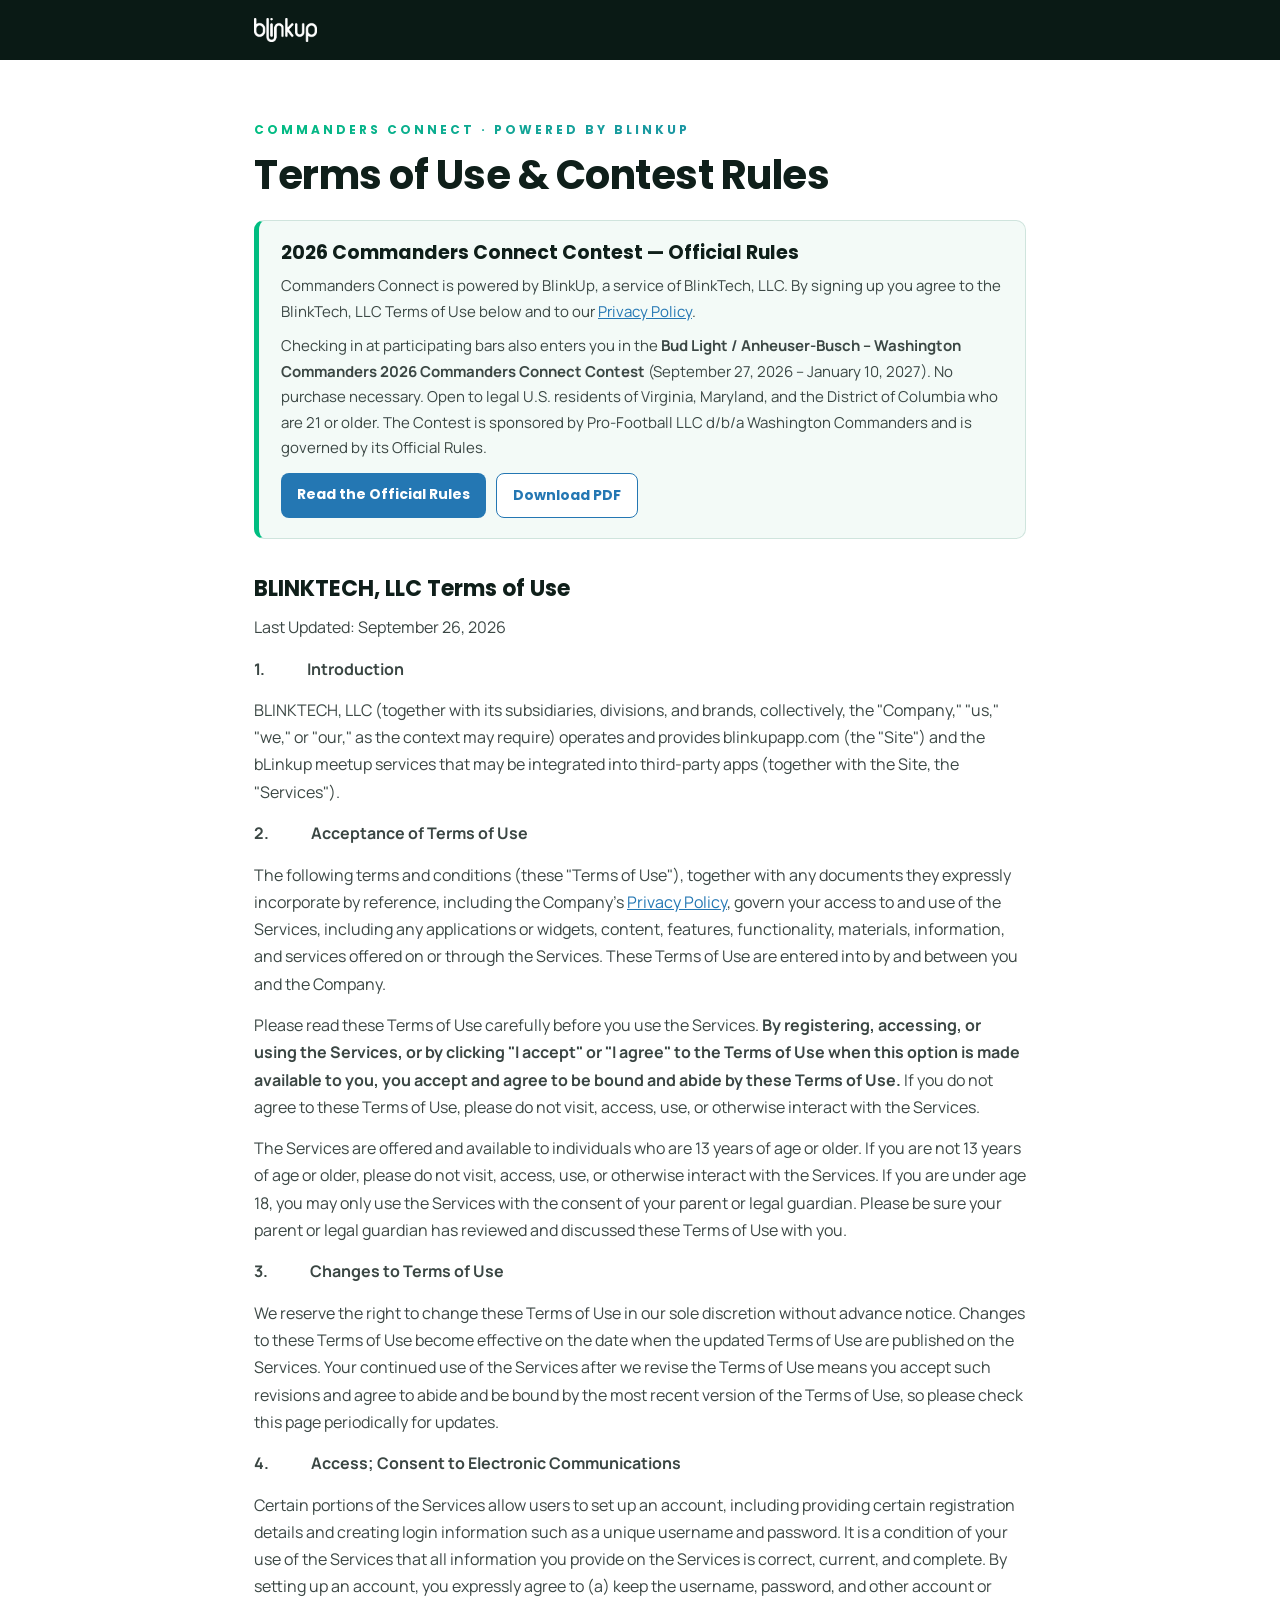
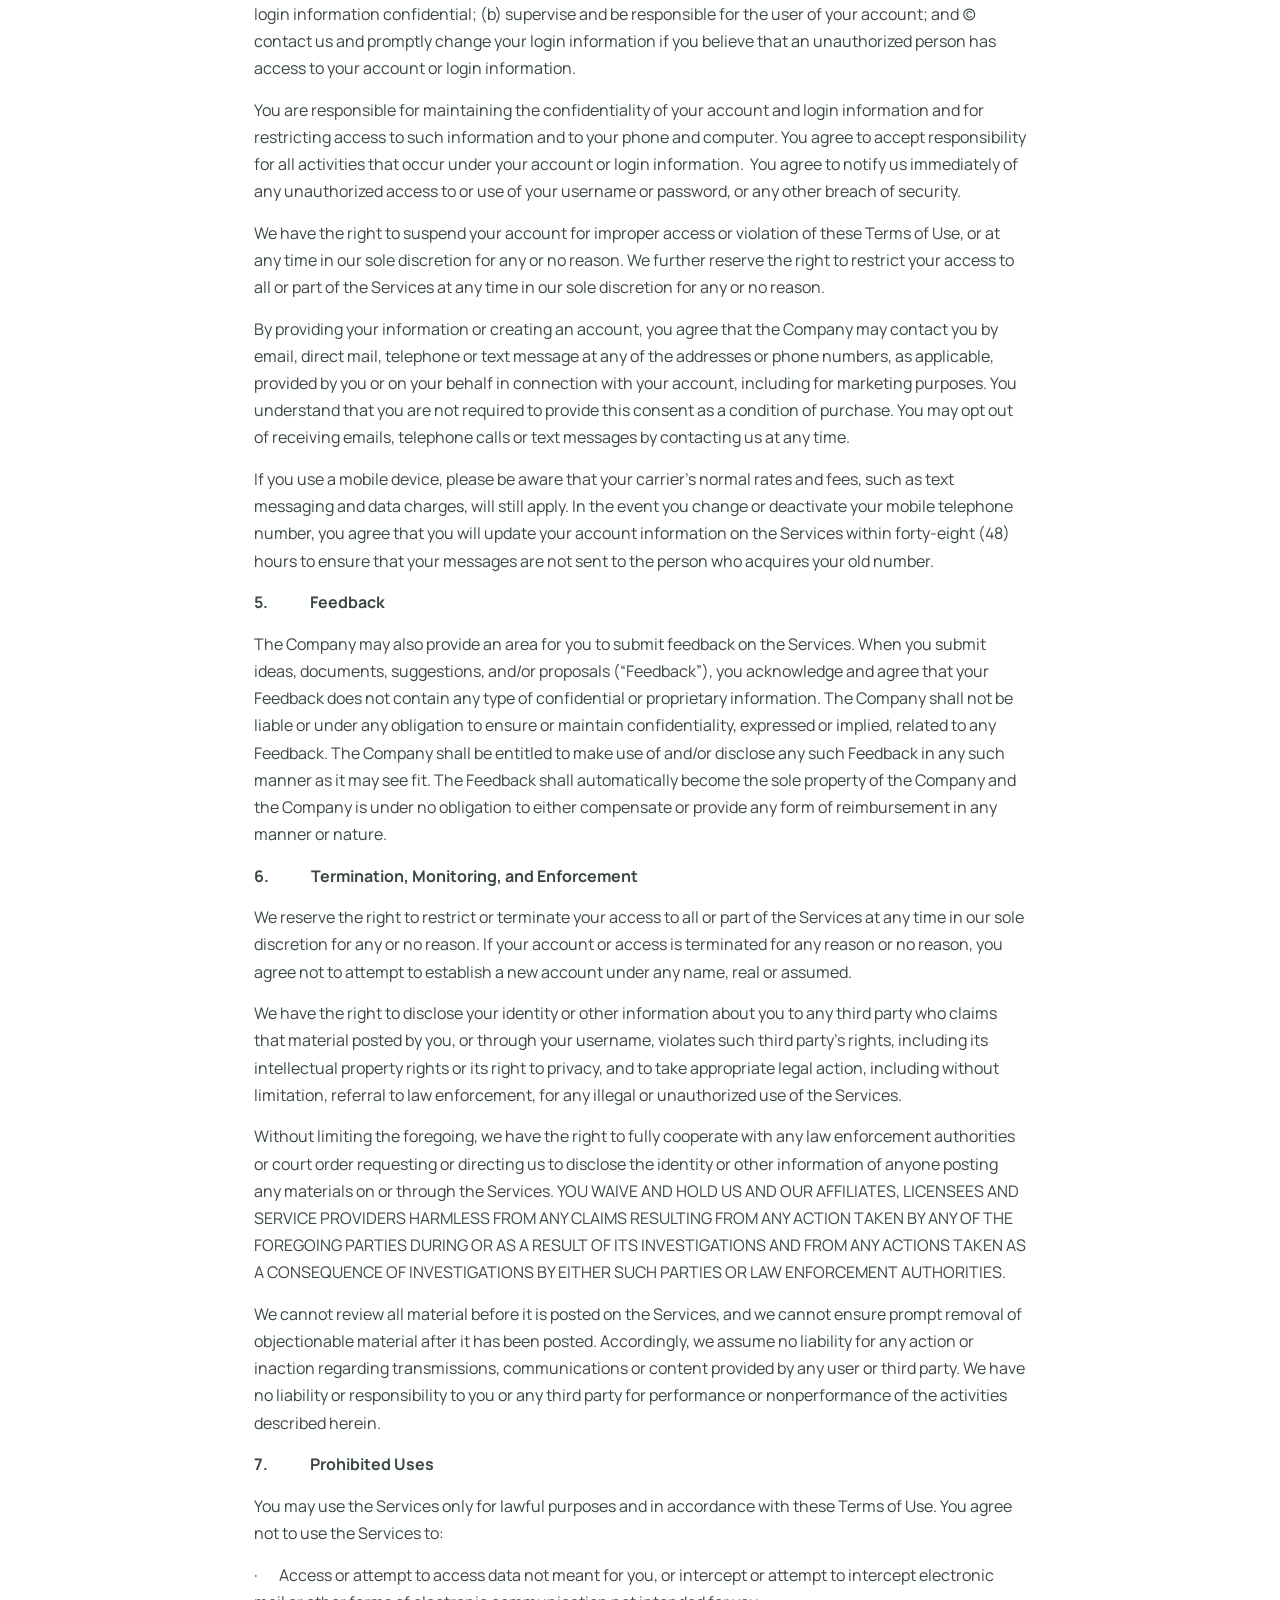
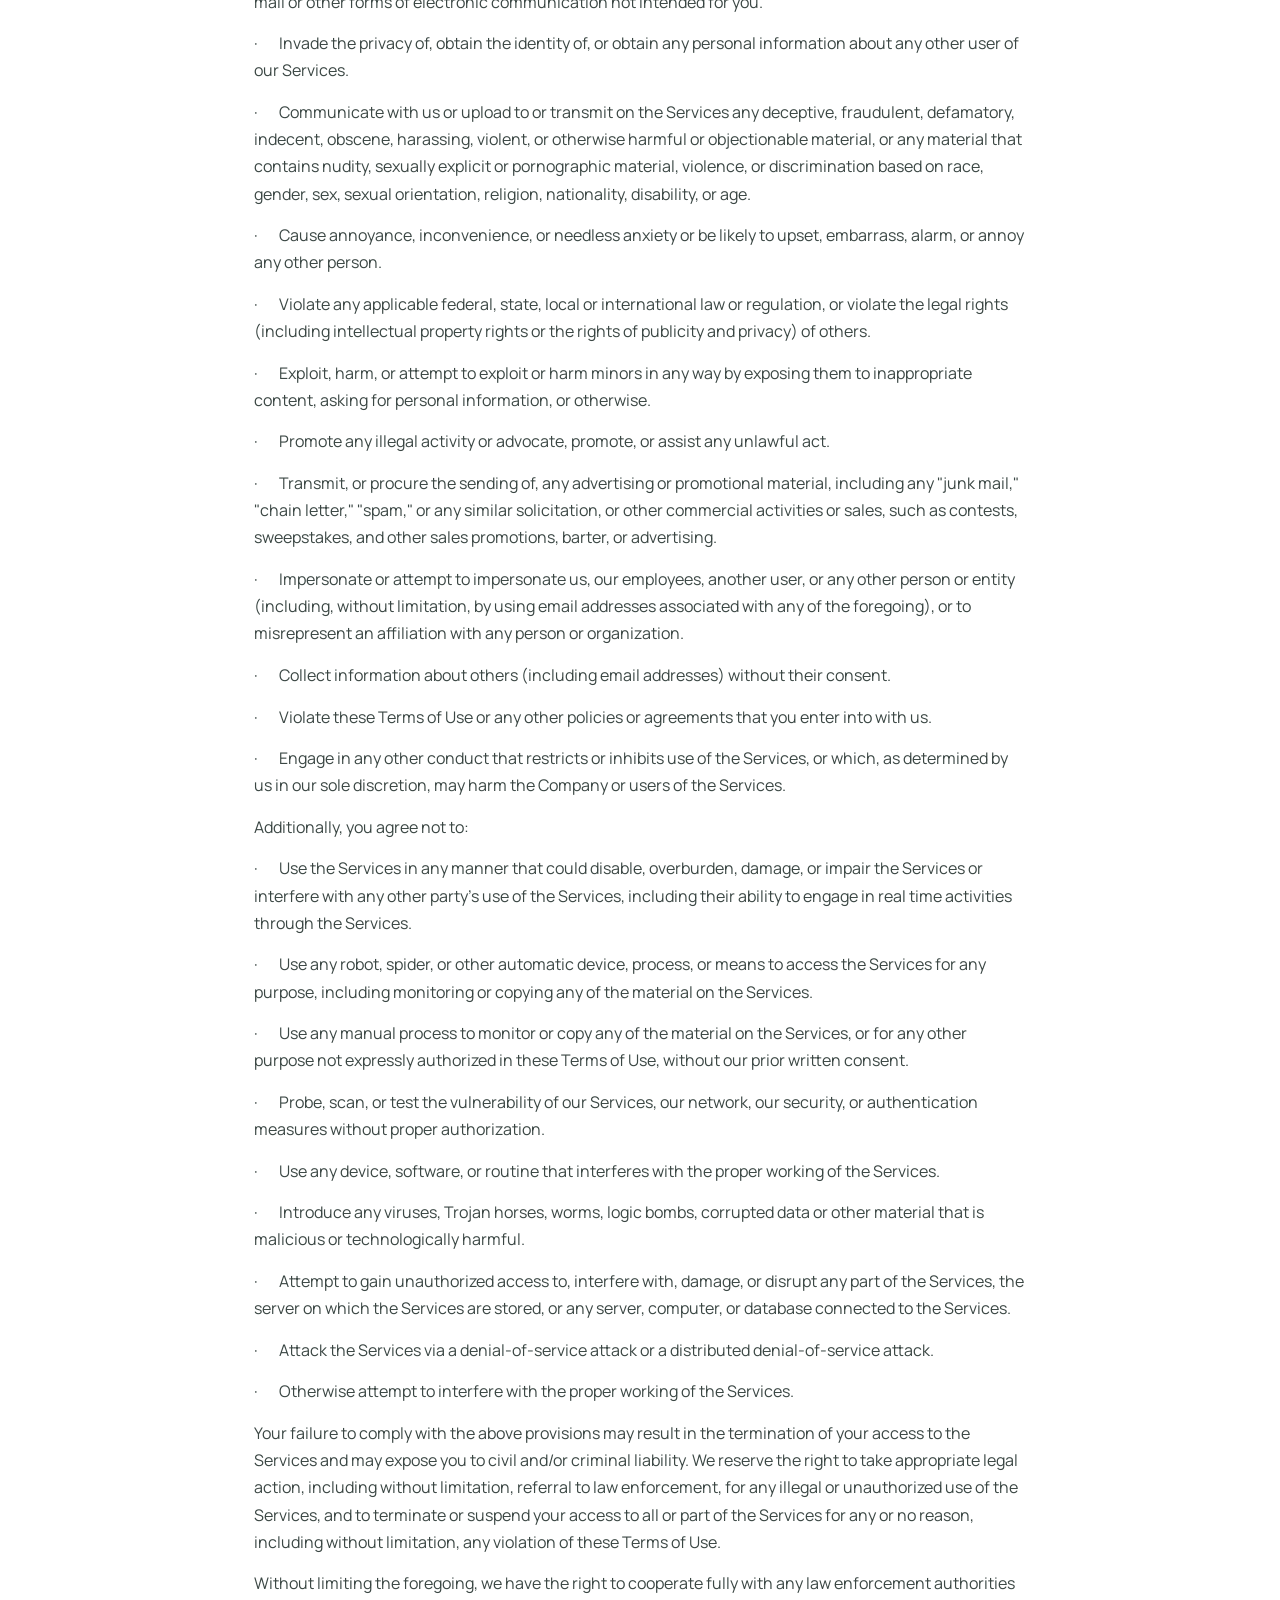
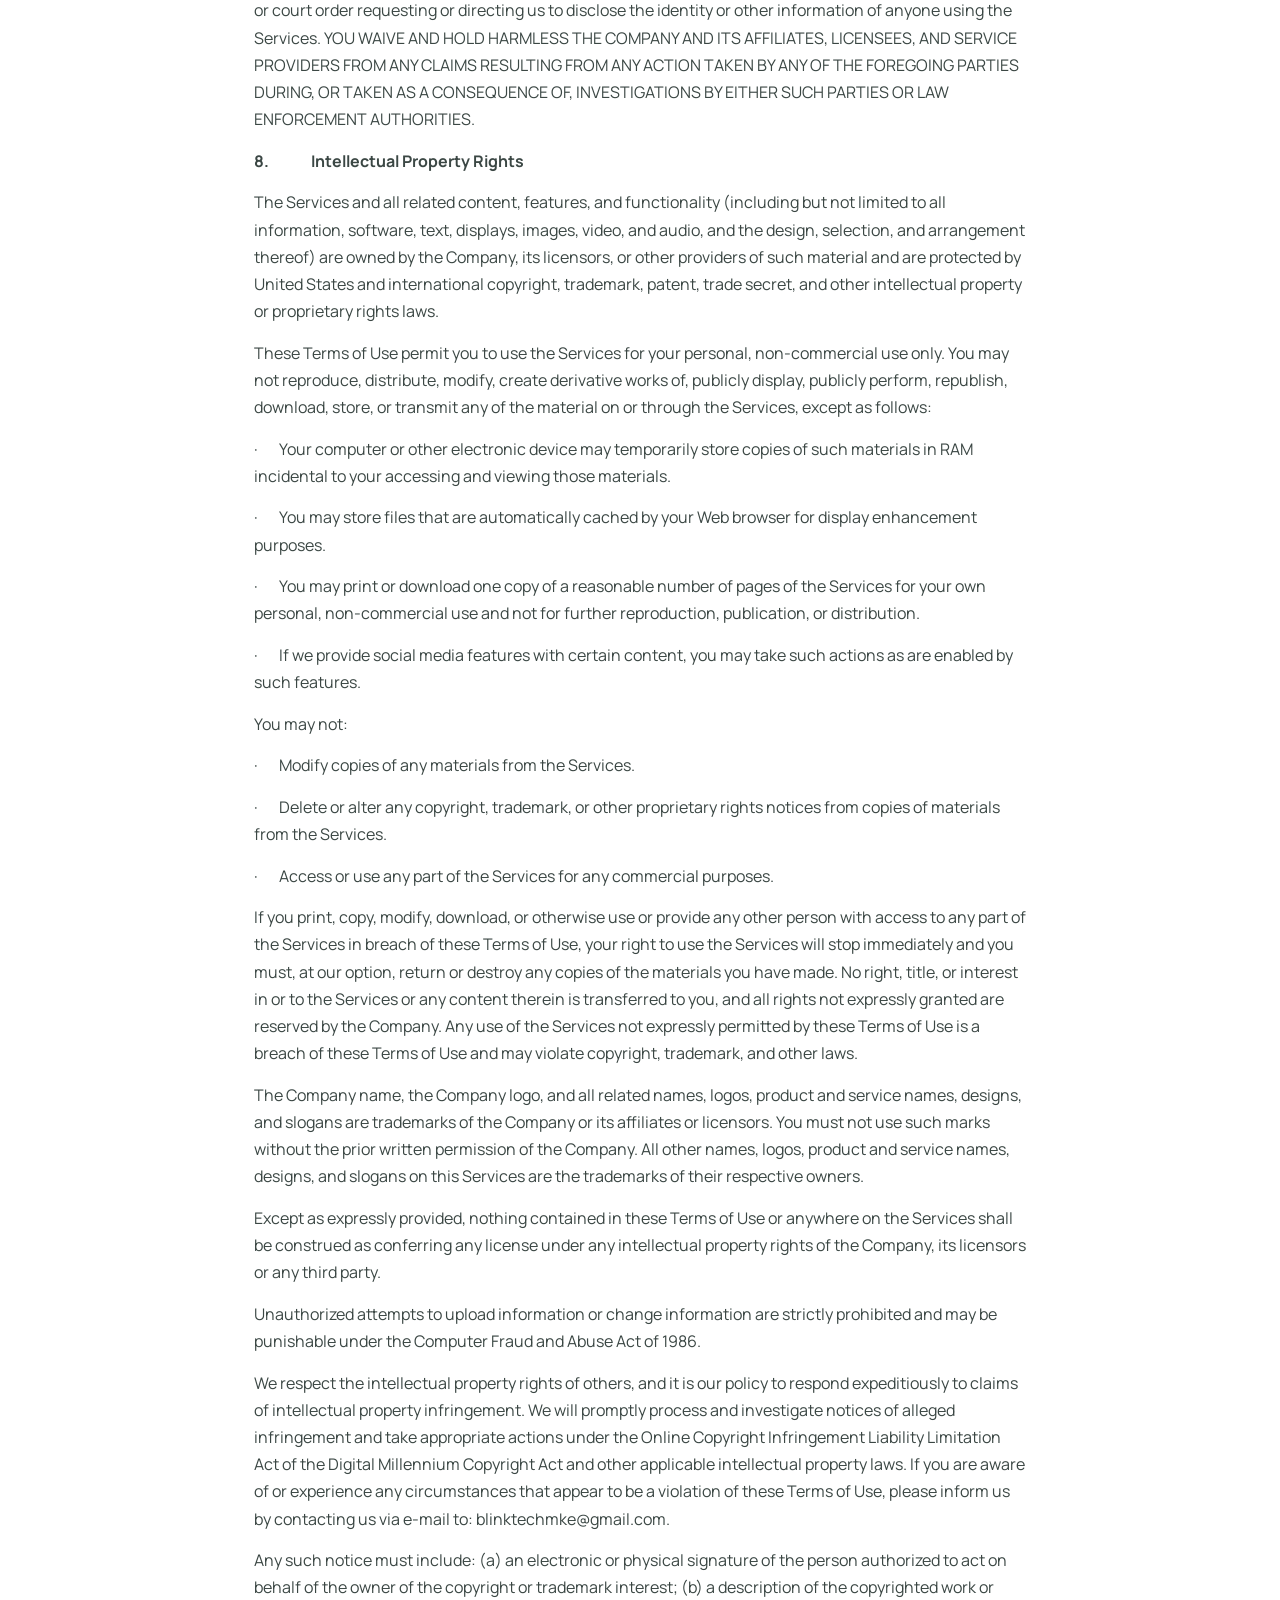
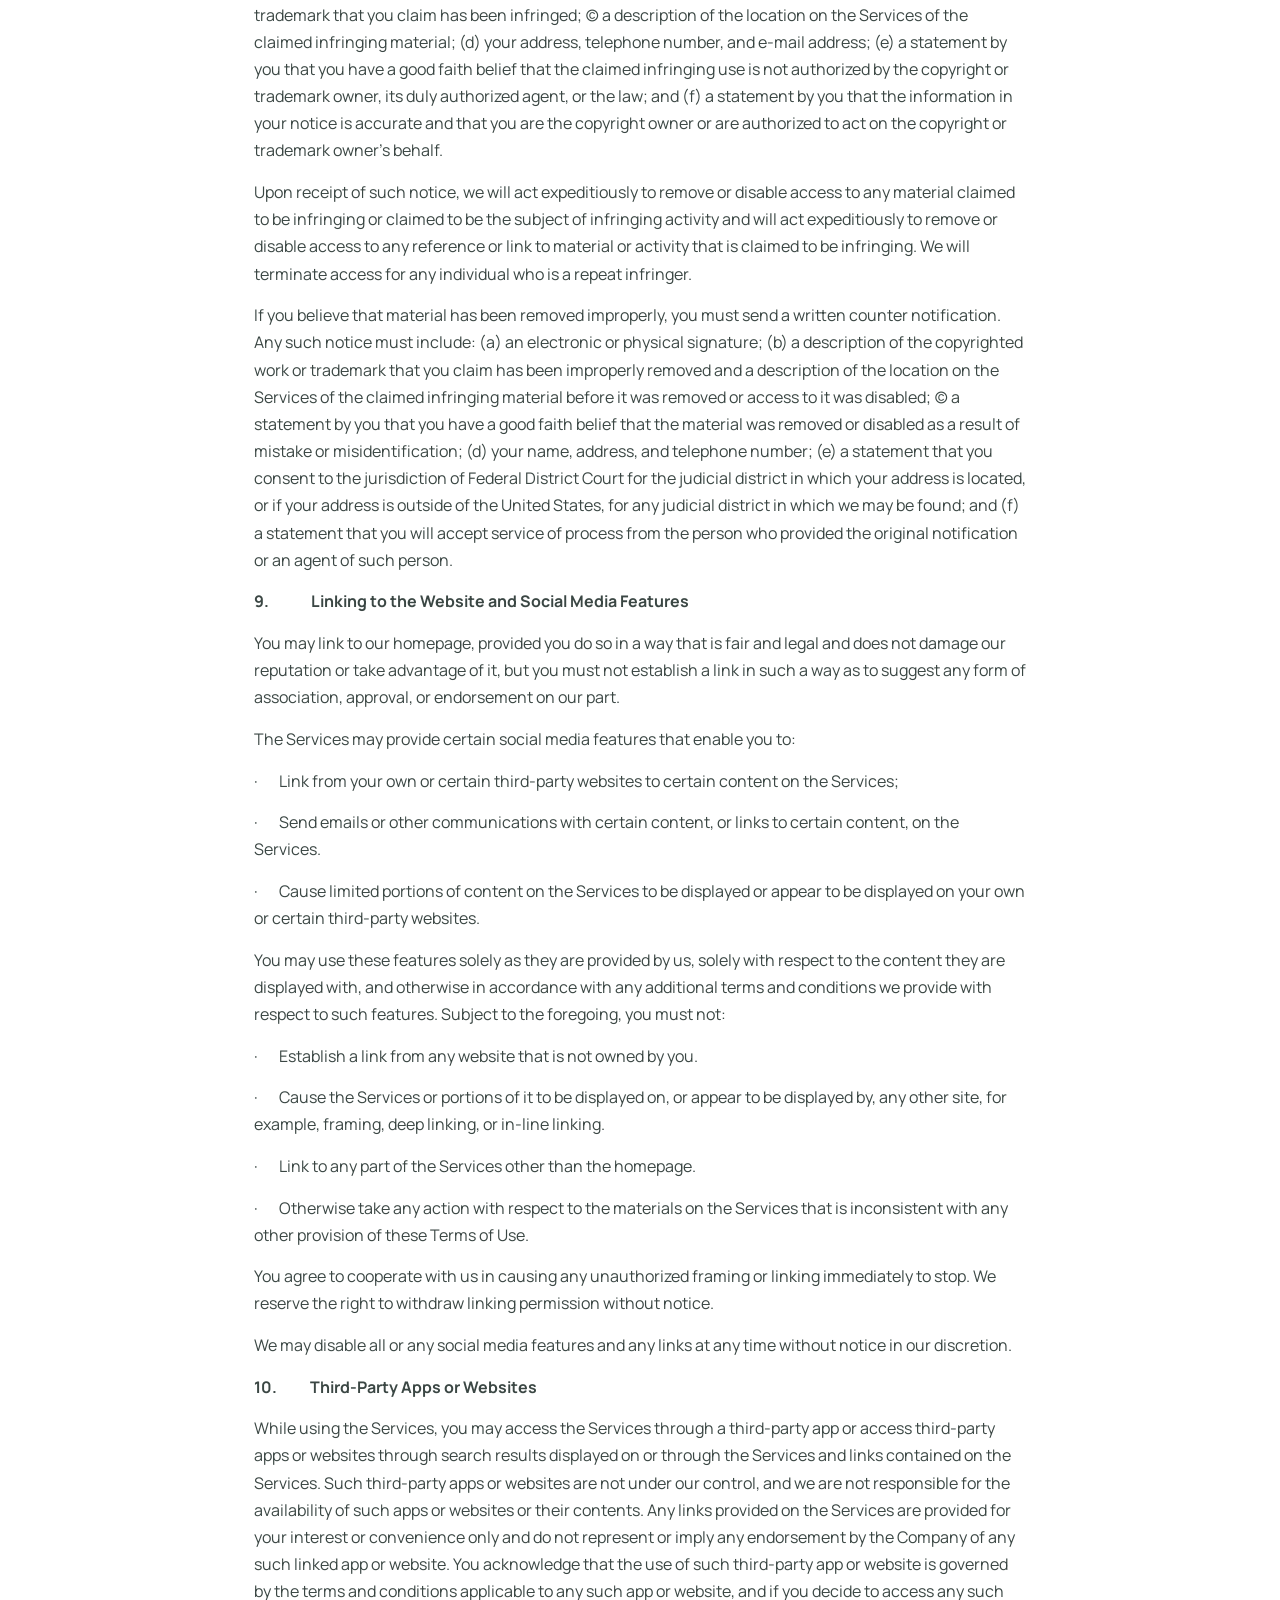
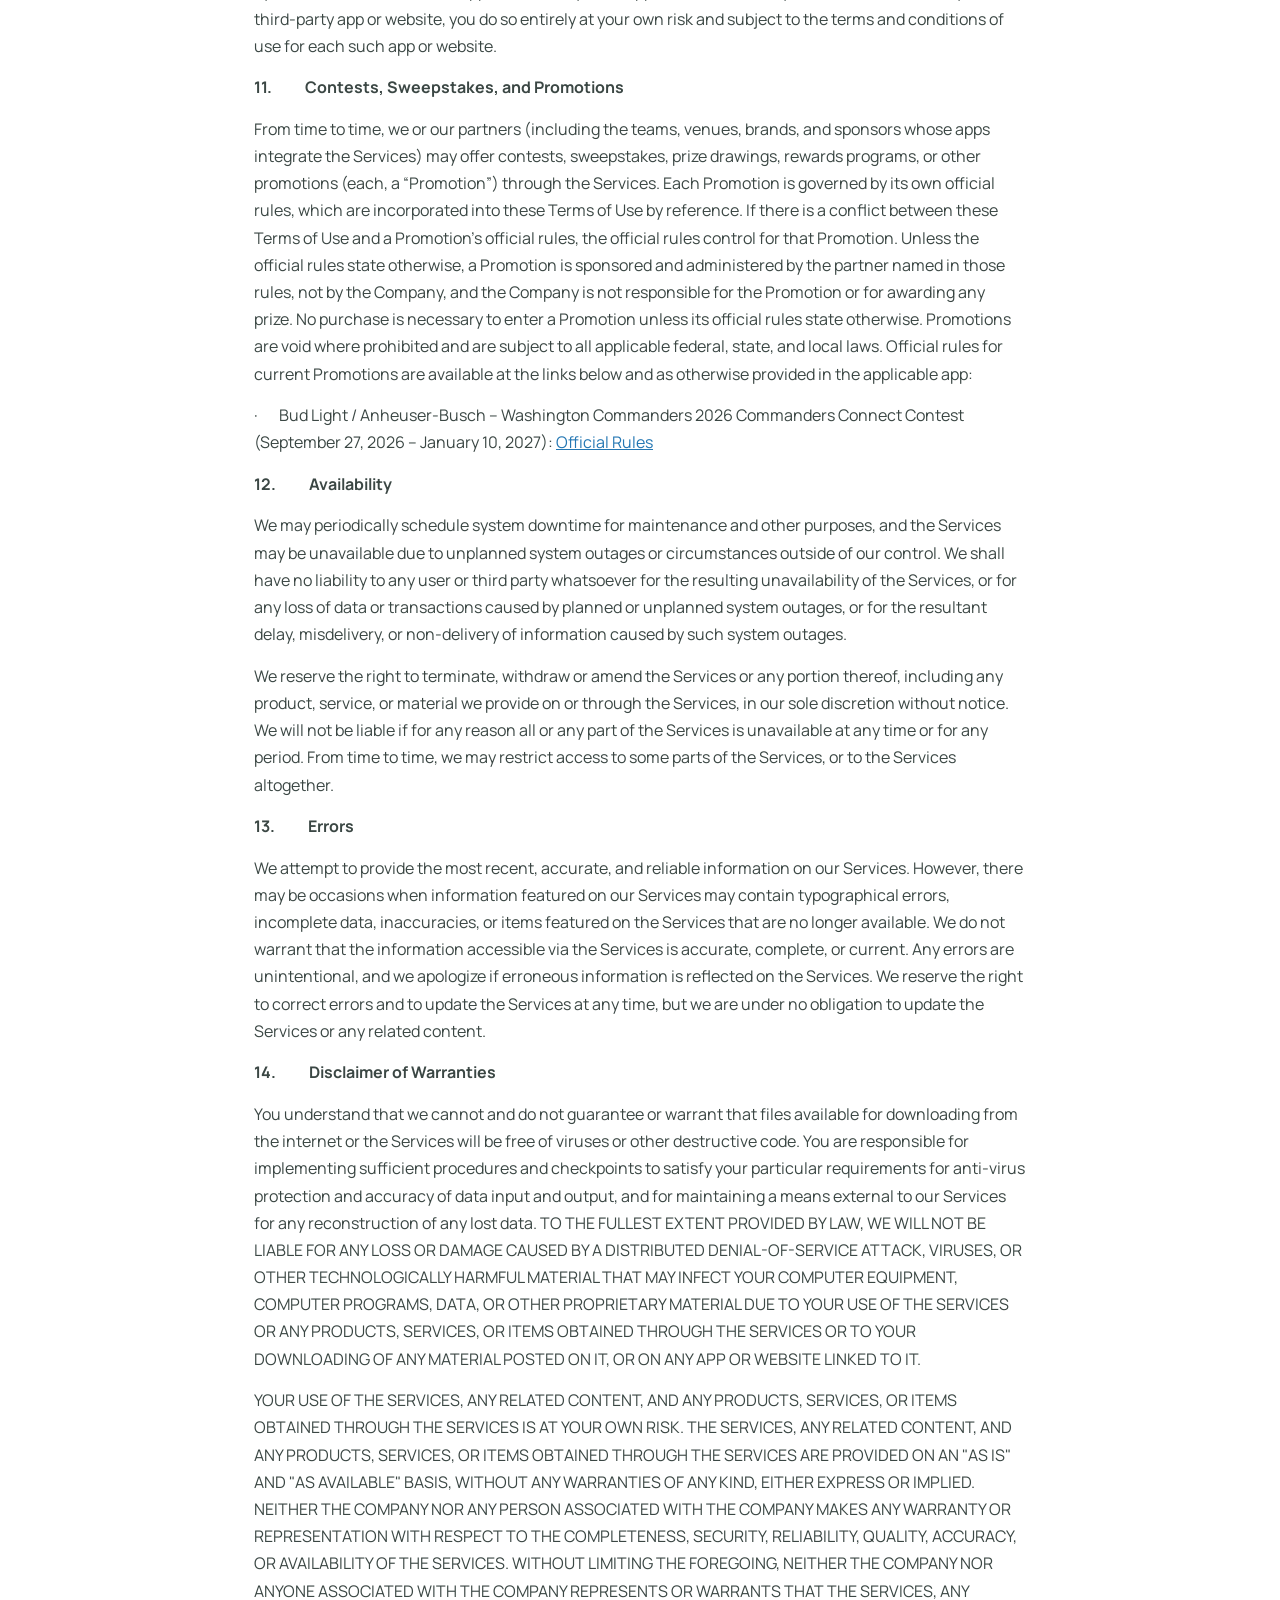
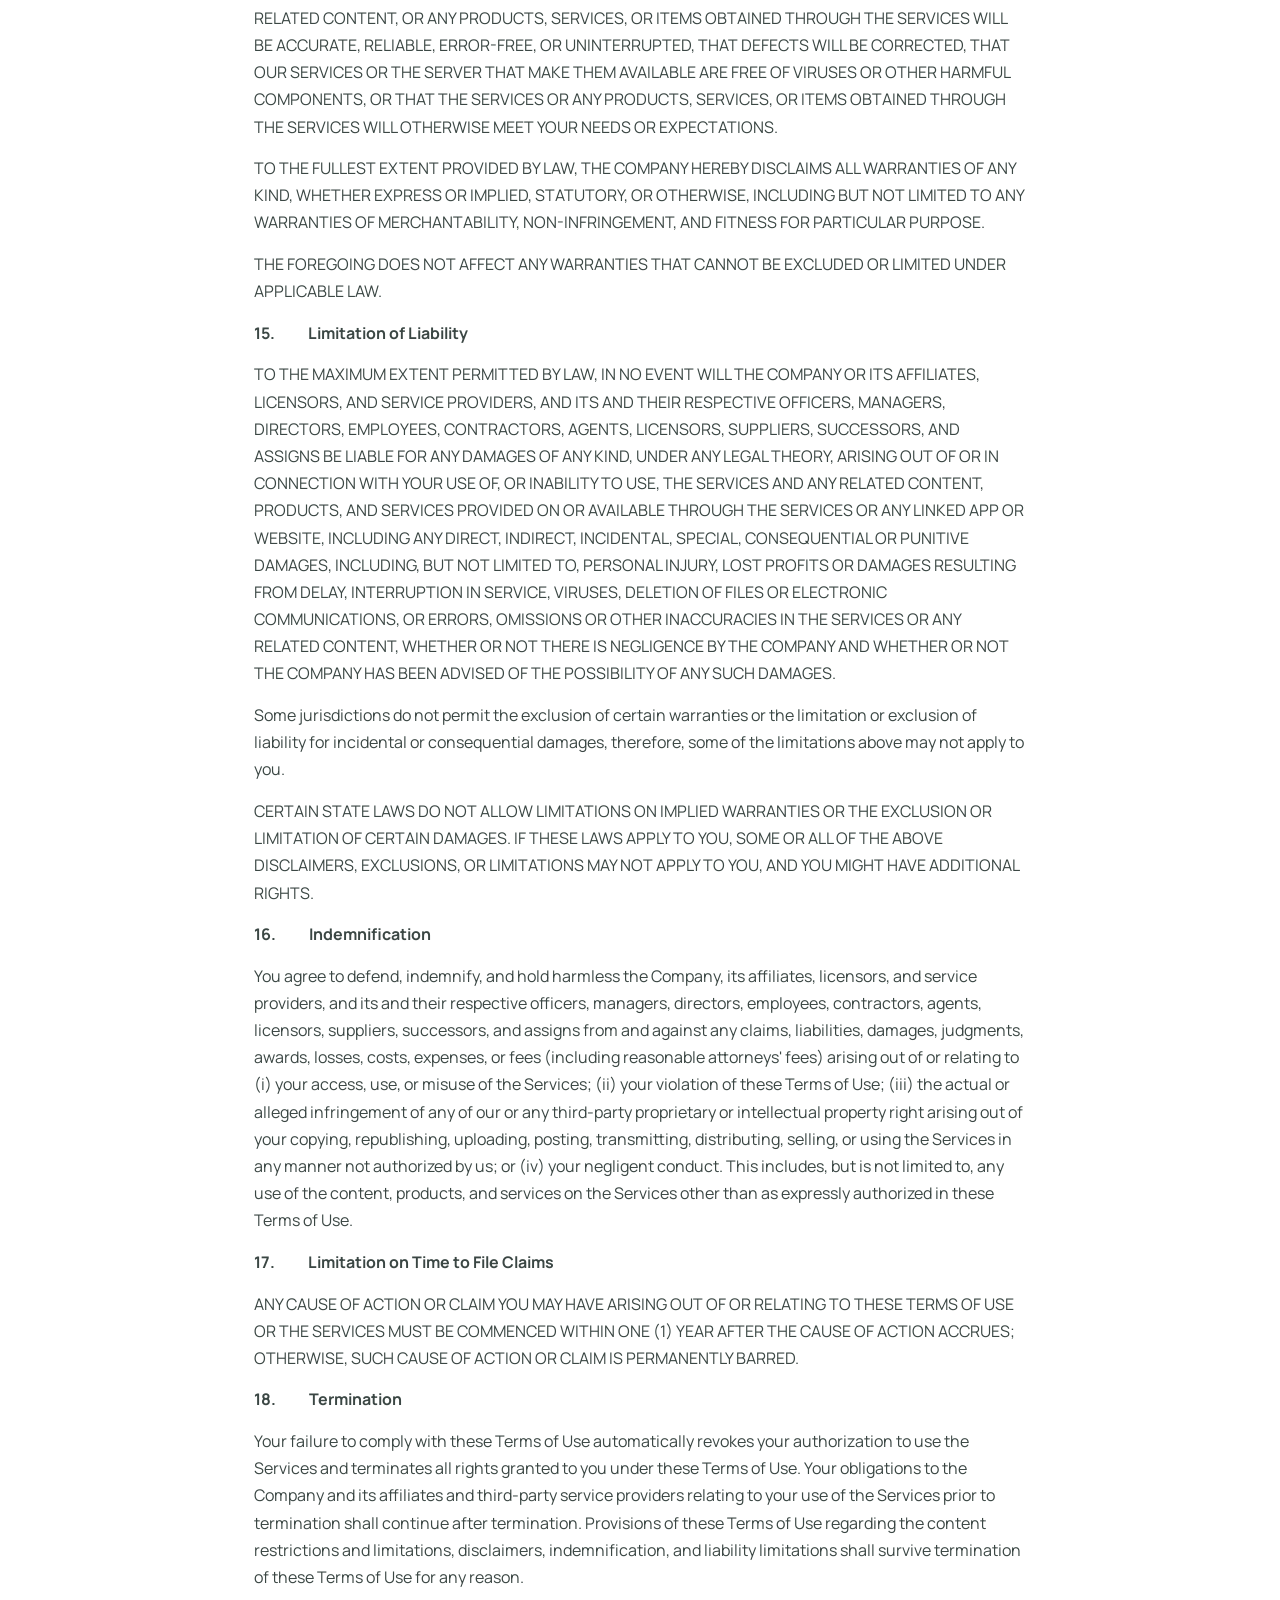
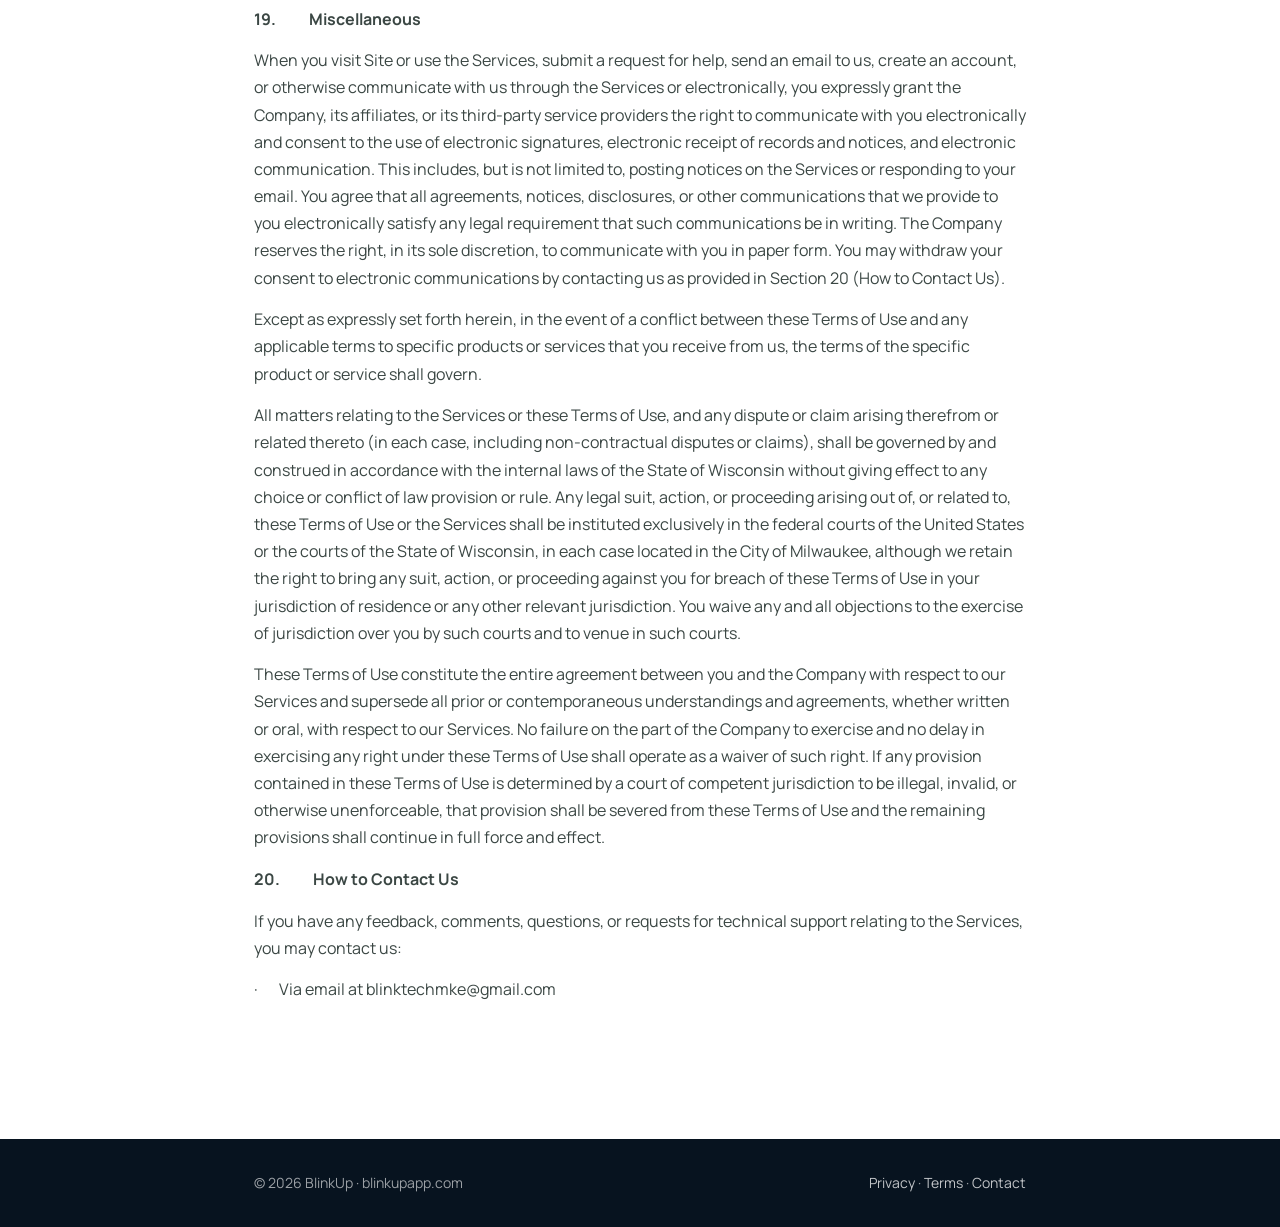
<file: commanders-connect-terms/index.html>
<!DOCTYPE html>
<html lang="en">
<head>
<!-- Google tag (gtag.js) -->
<script async src="https://www.googletagmanager.com/gtag/js?id=G-GMW1W7SN1R"></script>
<script>
  window.dataLayer = window.dataLayer || [];
  function gtag(){dataLayer.push(arguments);}
  gtag('js', new Date());
  gtag('config', 'G-GMW1W7SN1R');
</script>
<meta charset="UTF-8" />
<meta name="viewport" content="width=device-width, initial-scale=1.0" />
<title>Commanders Connect — Terms of Use & Contest Rules</title>
<meta name="robots" content="noindex" />
<link rel="preconnect" href="https://fonts.googleapis.com">
<link rel="preconnect" href="https://fonts.gstatic.com" crossorigin>
<link href="https://fonts.googleapis.com/css2?family=Poppins:wght@600;700;800&family=Manrope:wght@400;600;700&display=swap" rel="stylesheet">
<style>
  *, *::before, *::after { box-sizing: border-box; margin: 0; padding: 0; }
  :root { --green:#00BD81; --teal:#199AA0; --blue:#2477B3; --ink:#0F1F1A; --text:#3B4744; --muted:#6E7A76;
          --grad: linear-gradient(96deg,#00BD81 0%,#199AA0 50%,#2477B3 100%); }
  body { font-family:'Manrope',-apple-system,sans-serif; color:var(--text); line-height:1.7; background:#fff; }
  header { background:#0a1a15; padding:18px 0; }
  .wrap { max-width:820px; margin:0 auto; padding:0 24px; }
  header img { height:24px; display:block; }
  main { padding:60px 0 80px; }
  h1,h2,h3,h4 { font-family:'Poppins',sans-serif; color:var(--ink); line-height:1.25; margin:1.6em 0 .5em; }
  h1 { font-size:clamp(28px,4vw,40px); margin-top:0; letter-spacing:-.5px; }
  h2 { font-size:22px; } h3 { font-size:18px; }
  p, li { margin-bottom:.9em; font-size:16px; }
  ul, ol { padding-left:24px; }
  a { color:var(--blue); }
  .eyebrow { font-family:'Poppins',sans-serif; font-weight:700; font-size:12px; letter-spacing:3px;
             text-transform:uppercase; background:var(--grad); -webkit-background-clip:text;
             background-clip:text; -webkit-text-fill-color:transparent; margin-bottom:10px; }
  footer { background:#07131f; color:rgba(255,255,255,.6); padding:32px 0; font-size:14px; }
  footer .wrap { display:flex; justify-content:space-between; flex-wrap:wrap; gap:12px; }
  footer a { color:rgba(255,255,255,.75); text-decoration:none; }
  .callout { border:1px solid #cfe4dd; border-left:5px solid var(--green); background:#f3faf7; border-radius:10px; padding:20px 22px; margin:0 0 36px; }
  .callout h2 { margin:0 0 8px; font-size:19px; }
  .callout p { margin-bottom:.6em; font-size:15px; }
  .callout .btns { display:flex; flex-wrap:wrap; gap:10px; margin-top:12px; }
  .callout a.btn { display:inline-block; padding:10px 16px; border-radius:8px; font-family:'Poppins',sans-serif; font-weight:700; font-size:14px; text-decoration:none; color:#fff; background:var(--blue); }
  .callout a.btn.alt { background:#fff; color:var(--blue); border:1px solid var(--blue); }
</style>
<link rel="canonical" href="https://blinkupapp.com/commanders-connect-terms/" />
<meta property="og:type" content="website" />
<meta property="og:site_name" content="BlinkUp" />
<meta property="og:title" content="Commanders Connect — Terms of Use & Contest Rules" />
<meta property="og:description" content="Terms of Use for Commanders Connect (powered by BlinkUp) and the Official Rules of the 2026 Commanders Connect Contest presented by Bud Light." />
<meta property="og:url" content="https://blinkupapp.com/commanders-connect-terms/" />
<meta property="og:image" content="https://blinkupapp.com/assets/og-image.jpg" />
<meta property="og:image:width" content="1200" />
<meta property="og:image:height" content="630" />
<meta name="twitter:card" content="summary_large_image" />
<meta name="twitter:title" content="Commanders Connect — Terms of Use & Contest Rules" />
<meta name="twitter:description" content="Terms of Use for Commanders Connect (powered by BlinkUp) and the Official Rules of the 2026 Commanders Connect Contest presented by Bud Light." />
<meta name="twitter:image" content="https://blinkupapp.com/assets/og-image.jpg" />
<link rel="icon" type="image/png" sizes="32x32" href="../assets/favicon-32.png" />
<link rel="icon" type="image/png" sizes="512x512" href="../assets/favicon.png" />
<link rel="apple-touch-icon" href="../assets/apple-touch-icon.png" />
</head>
<body>
<header><div class="wrap"><a href="/"><img src="/assets/blinkup-logo-white.png" alt="BlinkUp" /></a></div></header>
<main><div class="wrap">
<div class="eyebrow">Commanders Connect · Powered by BlinkUp</div>
<h1>Terms of Use &amp; Contest Rules</h1>
<div class="callout">
<h2>2026 Commanders Connect Contest — Official Rules</h2>
<p>Commanders Connect is powered by BlinkUp, a service of BlinkTech, LLC. By signing up you agree to the BlinkTech, LLC Terms of Use below and to our <a href="/privacy-policy/">Privacy Policy</a>.</p>
<p>Checking in at participating bars also enters you in the <strong>Bud Light / Anheuser-Busch – Washington Commanders 2026 Commanders Connect Contest</strong> (September 27, 2026 – January 10, 2027). No purchase necessary. Open to legal U.S. residents of Virginia, Maryland, and the District of Columbia who are 21 or older. The Contest is sponsored by Pro-Football LLC d/b/a Washington Commanders and is governed by its Official Rules.</p>
<div class="btns"><a class="btn" href="/commanders-connect-rules/">Read the Official Rules</a><a class="btn alt" href="/commanders-connect-rules/Commanders-Connect-Contest-Official-Rules.pdf">Download PDF</a></div>
</div>
<h2><strong>BLINKTECH, LLC Terms of Use</strong></h2><p>Last Updated: September 26, 2026</p><p><strong>1.              Introduction</strong></p><p>BLINKTECH, LLC (together with its subsidiaries, divisions, and brands, collectively, the &quot;Company,&quot; &quot;us,&quot; &quot;we,&quot; or &quot;our,&quot; as the context may require) operates and provides blinkupapp.com (the &quot;Site&quot;) and the bLinkup meetup services that may be integrated into third-party apps (together with the Site, the &quot;Services&quot;).</p><p><strong>2.              Acceptance of Terms of Use</strong></p><p>The following terms and conditions (these &quot;Terms of Use&quot;), together with any documents they expressly incorporate by reference, including the Company’s <a href="/privacy-policy">Privacy Policy</a>, govern your access to and use of the Services, including any applications or widgets, content, features, functionality, materials, information, and services offered on or through the Services. These Terms of Use are entered into by and between you and the Company.</p><p>Please read these Terms of Use carefully before you use the Services. <strong>By registering, accessing, or using the Services, or by clicking &quot;I accept&quot; or &quot;I agree&quot; to the Terms of Use when this option is made available to you, you accept and agree to be bound and abide by these Terms of Use. </strong>If you do not agree to these Terms of Use, please do not visit, access, use, or otherwise interact with the Services.</p><p>The Services are offered and available to individuals who are 13 years of age or older. If you are not 13 years of age or older, please do not visit, access, use, or otherwise interact with the Services. If you are under age 18, you may only use the Services with the consent of your parent or legal guardian. Please be sure your parent or legal guardian has reviewed and discussed these Terms of Use with you.</p><p><strong>3.              Changes to Terms of Use</strong></p><p>We reserve the right to change these Terms of Use in our sole discretion without advance notice. Changes to these Terms of Use become effective on the date when the updated Terms of Use are published on the Services. Your continued use of the Services after we revise the Terms of Use means you accept such revisions and agree to abide and be bound by the most recent version of the Terms of Use, so please check this page periodically for updates.</p><p><strong>4.              Access; Consent to Electronic Communications</strong></p><p>Certain portions of the Services allow users to set up an account, including providing certain registration details and creating login information such as a unique username and password. It is a condition of your use of the Services that all information you provide on the Services is correct, current, and complete. By setting up an account, you expressly agree to (a) keep the username, password, and other account or login information confidential; (b) supervise and be responsible for the user of your account; and (c) contact us and promptly change your login information if you believe that an unauthorized person has access to your account or login information.</p><p>You are responsible for maintaining the confidentiality of your account and login information and for restricting access to such information and to your phone and computer. You agree to accept responsibility for all activities that occur under your account or login information.  You agree to notify us immediately of any unauthorized access to or use of your username or password, or any other breach of security.  </p><p>We have the right to suspend your account for improper access or violation of these Terms of Use, or at any time in our sole discretion for any or no reason. We further reserve the right to restrict your access to all or part of the Services at any time in our sole discretion for any or no reason.</p><p>By providing your information or creating an account, you agree that the Company may contact you by email, direct mail, telephone or text message at any of the addresses or phone numbers, as applicable, provided by you or on your behalf in connection with your account, including for marketing purposes. You understand that you are not required to provide this consent as a condition of purchase. You may opt out of receiving emails, telephone calls or text messages by contacting us at any time.</p><p>If you use a mobile device, please be aware that your carrier&#x27;s normal rates and fees, such as text messaging and data charges, will still apply. In the event you change or deactivate your mobile telephone number, you agree that you will update your account information on the Services within forty-eight (48) hours to ensure that your messages are not sent to the person who acquires your old number.</p><p><strong>5.              Feedback</strong></p><p>The Company may also provide an area for you to submit feedback on the Services. When you submit ideas, documents, suggestions, and/or proposals (“Feedback”), you acknowledge and agree that your Feedback does not contain any type of confidential or proprietary information. The Company shall not be liable or under any obligation to ensure or maintain confidentiality, expressed or implied, related to any Feedback. The Company shall be entitled to make use of and/or disclose any such Feedback in any such manner as it may see fit. The Feedback shall automatically become the sole property of the Company and the Company is under no obligation to either compensate or provide any form of reimbursement in any manner or nature.</p><p><strong>6.              Termination, Monitoring, and Enforcement</strong></p><p>We reserve the right to restrict or terminate your access to all or part of the Services at any time in our sole discretion for any or no reason. If your account or access is terminated for any reason or no reason, you agree not to attempt to establish a new account under any name, real or assumed. </p><p>We have the right to disclose your identity or other information about you to any third party who claims that material posted by you, or through your username, violates such third party&#x27;s rights, including its intellectual property rights or its right to privacy, and to take appropriate legal action, including without limitation, referral to law enforcement, for any illegal or unauthorized use of the Services. </p><p>Without limiting the foregoing, we have the right to fully cooperate with any law enforcement authorities or court order requesting or directing us to disclose the identity or other information of anyone posting any materials on or through the Services. YOU WAIVE AND HOLD US AND OUR AFFILIATES, LICENSEES AND SERVICE PROVIDERS HARMLESS FROM ANY CLAIMS RESULTING FROM ANY ACTION TAKEN BY ANY OF THE FOREGOING PARTIES DURING OR AS A RESULT OF ITS INVESTIGATIONS AND FROM ANY ACTIONS TAKEN AS A CONSEQUENCE OF INVESTIGATIONS BY EITHER SUCH PARTIES OR LAW ENFORCEMENT AUTHORITIES.</p><p>We cannot review all material before it is posted on the Services, and we cannot ensure prompt removal of objectionable material after it has been posted. Accordingly, we assume no liability for any action or inaction regarding transmissions, communications or content provided by any user or third party. We have no liability or responsibility to you or any third party for performance or nonperformance of the activities described herein.</p><p><strong>7.              Prohibited Uses</strong></p><p>You may use the Services only for lawful purposes and in accordance with these Terms of Use. You agree not to use the Services to:</p><p>·       Access or attempt to access data not meant for you, or intercept or attempt to intercept electronic mail or other forms of electronic communication not intended for you.</p><p>·       Invade the privacy of, obtain the identity of, or obtain any personal information about any other user of our Services.</p><p>·       Communicate with us or upload to or transmit on the Services any deceptive, fraudulent, defamatory, indecent, obscene, harassing, violent, or otherwise harmful or objectionable material, or any material that contains nudity, sexually explicit or pornographic material, violence, or discrimination based on race, gender, sex, sexual orientation, religion, nationality, disability, or age.</p><p>·       Cause annoyance, inconvenience, or needless anxiety or be likely to upset, embarrass, alarm, or annoy any other person.</p><p>·       Violate any applicable federal, state, local or international law or regulation, or violate the legal rights (including intellectual property rights or the rights of publicity and privacy) of others.</p><p>·       Exploit, harm, or attempt to exploit or harm minors in any way by exposing them to inappropriate content, asking for personal information, or otherwise.</p><p>·       Promote any illegal activity or advocate, promote, or assist any unlawful act.</p><p>·       Transmit, or procure the sending of, any advertising or promotional material, including any &quot;junk mail,&quot; &quot;chain letter,&quot; &quot;spam,&quot; or any similar solicitation, or other commercial activities or sales, such as contests, sweepstakes, and other sales promotions, barter, or advertising.</p><p>·       Impersonate or attempt to impersonate us, our employees, another user, or any other person or entity (including, without limitation, by using email addresses associated with any of the foregoing), or to misrepresent an affiliation with any person or organization.</p><p>·       Collect information about others (including email addresses) without their consent.</p><p>·       Violate these Terms of Use or any other policies or agreements that you enter into with us.</p><p>·       Engage in any other conduct that restricts or inhibits use of the Services, or which, as determined by us in our sole discretion, may harm the Company or users of the Services.</p><p>Additionally, you agree not to:</p><p>·       Use the Services in any manner that could disable, overburden, damage, or impair the Services or interfere with any other party&#x27;s use of the Services, including their ability to engage in real time activities through the Services.</p><p>·       Use any robot, spider, or other automatic device, process, or means to access the Services for any purpose, including monitoring or copying any of the material on the Services.</p><p>·       Use any manual process to monitor or copy any of the material on the Services, or for any other purpose not expressly authorized in these Terms of Use, without our prior written consent.</p><p>·       Probe, scan, or test the vulnerability of our Services, our network, our security, or authentication measures without proper authorization.</p><p>·       Use any device, software, or routine that interferes with the proper working of the Services.</p><p>·       Introduce any viruses, Trojan horses, worms, logic bombs, corrupted data or other material that is malicious or technologically harmful.</p><p>·       Attempt to gain unauthorized access to, interfere with, damage, or disrupt any part of the Services, the server on which the Services are stored, or any server, computer, or database connected to the Services.</p><p>·       Attack the Services via a denial-of-service attack or a distributed denial-of-service attack.</p><p>·       Otherwise attempt to interfere with the proper working of the Services.</p><p>Your failure to comply with the above provisions may result in the termination of your access to the Services and may expose you to civil and/or criminal liability. We reserve the right to take appropriate legal action, including without limitation, referral to law enforcement, for any illegal or unauthorized use of the Services, and to terminate or suspend your access to all or part of the Services for any or no reason, including without limitation, any violation of these Terms of Use.</p><p>Without limiting the foregoing, we have the right to cooperate fully with any law enforcement authorities or court order requesting or directing us to disclose the identity or other information of anyone using the Services. YOU WAIVE AND HOLD HARMLESS THE COMPANY AND ITS AFFILIATES, LICENSEES, AND SERVICE PROVIDERS FROM ANY CLAIMS RESULTING FROM ANY ACTION TAKEN BY ANY OF THE FOREGOING PARTIES DURING, OR TAKEN AS A CONSEQUENCE OF, INVESTIGATIONS BY EITHER SUCH PARTIES OR LAW ENFORCEMENT AUTHORITIES.</p><p><strong>8.              Intellectual Property Rights</strong></p><p>The Services and all related content, features, and functionality (including but not limited to all information, software, text, displays, images, video, and audio, and the design, selection, and arrangement thereof) are owned by the Company, its licensors, or other providers of such material and are protected by United States and international copyright, trademark, patent, trade secret, and other intellectual property or proprietary rights laws.</p><p>These Terms of Use permit you to use the Services for your personal, non-commercial use only. You may not reproduce, distribute, modify, create derivative works of, publicly display, publicly perform, republish, download, store, or transmit any of the material on or through the Services, except as follows:</p><p>·       Your computer or other electronic device may temporarily store copies of such materials in RAM incidental to your accessing and viewing those materials.</p><p>·       You may store files that are automatically cached by your Web browser for display enhancement purposes.</p><p>·       You may print or download one copy of a reasonable number of pages of the Services for your own personal, non-commercial use and not for further reproduction, publication, or distribution.</p><p>·       If we provide social media features with certain content, you may take such actions as are enabled by such features.</p><p>You may not:</p><p>·       Modify copies of any materials from the Services.</p><p>·       Delete or alter any copyright, trademark, or other proprietary rights notices from copies of materials from the Services.</p><p>·       Access or use any part of the Services for any commercial purposes. </p><p>If you print, copy, modify, download, or otherwise use or provide any other person with access to any part of the Services in breach of these Terms of Use, your right to use the Services will stop immediately and you must, at our option, return or destroy any copies of the materials you have made. No right, title, or interest in or to the Services or any content therein is transferred to you, and all rights not expressly granted are reserved by the Company. Any use of the Services not expressly permitted by these Terms of Use is a breach of these Terms of Use and may violate copyright, trademark, and other laws.</p><p>The Company name, the Company logo, and all related names, logos, product and service names, designs, and slogans are trademarks of the Company or its affiliates or licensors. You must not use such marks without the prior written permission of the Company. All other names, logos, product and service names, designs, and slogans on this Services are the trademarks of their respective owners.</p><p>Except as expressly provided, nothing contained in these Terms of Use or anywhere on the Services shall be construed as conferring any license under any intellectual property rights of the Company, its licensors or any third party.</p><p>Unauthorized attempts to upload information or change information are strictly prohibited and may be punishable under the Computer Fraud and Abuse Act of 1986.</p><p>We respect the intellectual property rights of others, and it is our policy to respond expeditiously to claims of intellectual property infringement. We will promptly process and investigate notices of alleged infringement and take appropriate actions under the Online Copyright Infringement Liability Limitation Act of the Digital Millennium Copyright Act and other applicable intellectual property laws. If you are aware of or experience any circumstances that appear to be a violation of these Terms of Use, please inform us by contacting us via e-mail to: blinktechmke@gmail.com.</p><p>Any such notice must include: (a) an electronic or physical signature of the person authorized to act on behalf of the owner of the copyright or trademark interest; (b) a description of the copyrighted work or trademark that you claim has been infringed; (c) a description of the location on the Services of the claimed infringing material; (d) your address, telephone number, and e-mail address; (e) a statement by you that you have a good faith belief that the claimed infringing use is not authorized by the copyright or trademark owner, its duly authorized agent, or the law; and (f) a statement by you that the information in your notice is accurate and that you are the copyright owner or are authorized to act on the copyright or trademark owner&#x27;s behalf.</p><p>Upon receipt of such notice, we will act expeditiously to remove or disable access to any material claimed to be infringing or claimed to be the subject of infringing activity and will act expeditiously to remove or disable access to any reference or link to material or activity that is claimed to be infringing. We will terminate access for any individual who is a repeat infringer.  </p><p>If you believe that material has been removed improperly, you must send a written counter notification. Any such notice must include: (a) an electronic or physical signature; (b) a description of the copyrighted work or trademark that you claim has been improperly removed and a description of the location on the Services of the claimed infringing material before it was removed or access to it was disabled; (c) a statement by you that you have a good faith belief that the material was removed or disabled as a result of mistake or misidentification; (d) your name, address, and telephone number; (e) a statement that you consent to the jurisdiction of Federal District Court for the judicial district in which your address is located, or if your address is outside of the United States, for any judicial district in which we may be found; and (f) a statement that you will accept service of process from the person who provided the original notification or an agent of such person.</p><p><strong>9.              Linking to the Website and Social Media Features</strong></p><p>You may link to our homepage, provided you do so in a way that is fair and legal and does not damage our reputation or take advantage of it, but you must not establish a link in such a way as to suggest any form of association, approval, or endorsement on our part. </p><p>The Services may provide certain social media features that enable you to:</p><p>·       Link from your own or certain third-party websites to certain content on the Services;</p><p>·       Send emails or other communications with certain content, or links to certain content, on the Services.</p><p>·       Cause limited portions of content on the Services to be displayed or appear to be displayed on your own or certain third-party websites.</p><p>You may use these features solely as they are provided by us, solely with respect to the content they are displayed with, and otherwise in accordance with any additional terms and conditions we provide with respect to such features. Subject to the foregoing, you must not:</p><p>·       Establish a link from any website that is not owned by you.</p><p>·       Cause the Services or portions of it to be displayed on, or appear to be displayed by, any other site, for example, framing, deep linking, or in-line linking.</p><p>·       Link to any part of the Services other than the homepage.</p><p>·       Otherwise take any action with respect to the materials on the Services that is inconsistent with any other provision of these Terms of Use.</p><p>You agree to cooperate with us in causing any unauthorized framing or linking immediately to stop. We reserve the right to withdraw linking permission without notice.</p><p>We may disable all or any social media features and any links at any time without notice in our discretion. </p><p><strong>10.           Third-Party Apps or Websites</strong></p><p>While using the Services, you may access the Services through a third-party app or access third-party apps or websites through search results displayed on or through the Services and links contained on the Services. Such third-party apps or websites are not under our control, and we are not responsible for the availability of such apps or websites or their contents. Any links provided on the Services are provided for your interest or convenience only and do not represent or imply any endorsement by the Company of any such linked app or website. You acknowledge that the use of such third-party app or website is governed by the terms and conditions applicable to any such app or website, and if you decide to access any such third-party app or website, you do so entirely at your own risk and subject to the terms and conditions of use for each such app or website.</p><p><strong>11.           Contests, Sweepstakes, and Promotions</strong></p><p>From time to time, we or our partners (including the teams, venues, brands, and sponsors whose apps integrate the Services) may offer contests, sweepstakes, prize drawings, rewards programs, or other promotions (each, a “Promotion”) through the Services. Each Promotion is governed by its own official rules, which are incorporated into these Terms of Use by reference. If there is a conflict between these Terms of Use and a Promotion’s official rules, the official rules control for that Promotion. Unless the official rules state otherwise, a Promotion is sponsored and administered by the partner named in those rules, not by the Company, and the Company is not responsible for the Promotion or for awarding any prize. No purchase is necessary to enter a Promotion unless its official rules state otherwise. Promotions are void where prohibited and are subject to all applicable federal, state, and local laws. Official rules for current Promotions are available at the links below and as otherwise provided in the applicable app:</p><p>·       Bud Light / Anheuser-Busch – Washington Commanders 2026 Commanders Connect Contest (September 27, 2026 – January 10, 2027): <a href="https://blinkupapp.com/commanders-connect-rules/">Official Rules</a></p><p><strong>12.           Availability</strong></p><p>We may periodically schedule system downtime for maintenance and other purposes, and the Services may be unavailable due to unplanned system outages or circumstances outside of our control. We shall have no liability to any user or third party whatsoever for the resulting unavailability of the Services, or for any loss of data or transactions caused by planned or unplanned system outages, or for the resultant delay, misdelivery, or non-delivery of information caused by such system outages.</p><p>We reserve the right to terminate, withdraw or amend the Services or any portion thereof, including any product, service, or material we provide on or through the Services, in our sole discretion without notice. We will not be liable if for any reason all or any part of the Services is unavailable at any time or for any period. From time to time, we may restrict access to some parts of the Services, or to the Services altogether.</p><p><strong>13.           Errors</strong></p><p>We attempt to provide the most recent, accurate, and reliable information on our Services. However, there may be occasions when information featured on our Services may contain typographical errors, incomplete data, inaccuracies, or items featured on the Services that are no longer available. We do not warrant that the information accessible via the Services is accurate, complete, or current. Any errors are unintentional, and we apologize if erroneous information is reflected on the Services. We reserve the right to correct errors and to update the Services at any time, but we are under no obligation to update the Services or any related content.</p><p><strong>14.           Disclaimer of Warranties</strong></p><p>You understand that we cannot and do not guarantee or warrant that files available for downloading from the internet or the Services will be free of viruses or other destructive code. You are responsible for implementing sufficient procedures and checkpoints to satisfy your particular requirements for anti-virus protection and accuracy of data input and output, and for maintaining a means external to our Services for any reconstruction of any lost data. TO THE FULLEST EXTENT PROVIDED BY LAW, WE WILL NOT BE LIABLE FOR ANY LOSS OR DAMAGE CAUSED BY A DISTRIBUTED DENIAL-OF-SERVICE ATTACK, VIRUSES, OR OTHER TECHNOLOGICALLY HARMFUL MATERIAL THAT MAY INFECT YOUR COMPUTER EQUIPMENT, COMPUTER PROGRAMS, DATA, OR OTHER PROPRIETARY MATERIAL DUE TO YOUR USE OF THE SERVICES OR ANY PRODUCTS, SERVICES, OR ITEMS OBTAINED THROUGH THE SERVICES OR TO YOUR DOWNLOADING OF ANY MATERIAL POSTED ON IT, OR ON ANY APP OR WEBSITE LINKED TO IT.</p><p>YOUR USE OF THE SERVICES, ANY RELATED CONTENT, AND ANY PRODUCTS, SERVICES, OR ITEMS OBTAINED THROUGH THE SERVICES IS AT YOUR OWN RISK. THE SERVICES, ANY RELATED CONTENT, AND ANY PRODUCTS, SERVICES, OR ITEMS OBTAINED THROUGH THE SERVICES ARE PROVIDED ON AN &quot;AS IS&quot; AND &quot;AS AVAILABLE&quot; BASIS, WITHOUT ANY WARRANTIES OF ANY KIND, EITHER EXPRESS OR IMPLIED. NEITHER THE COMPANY NOR ANY PERSON ASSOCIATED WITH THE COMPANY MAKES ANY WARRANTY OR REPRESENTATION WITH RESPECT TO THE COMPLETENESS, SECURITY, RELIABILITY, QUALITY, ACCURACY, OR AVAILABILITY OF THE SERVICES. WITHOUT LIMITING THE FOREGOING, NEITHER THE COMPANY NOR ANYONE ASSOCIATED WITH THE COMPANY REPRESENTS OR WARRANTS THAT THE SERVICES, ANY RELATED CONTENT, OR ANY PRODUCTS, SERVICES, OR ITEMS OBTAINED THROUGH THE SERVICES WILL BE ACCURATE, RELIABLE, ERROR-FREE, OR UNINTERRUPTED, THAT DEFECTS WILL BE CORRECTED, THAT OUR SERVICES OR THE SERVER THAT MAKE THEM AVAILABLE ARE FREE OF VIRUSES OR OTHER HARMFUL COMPONENTS, OR THAT THE SERVICES OR ANY PRODUCTS, SERVICES, OR ITEMS OBTAINED THROUGH THE SERVICES WILL OTHERWISE MEET YOUR NEEDS OR EXPECTATIONS. </p><p>TO THE FULLEST EXTENT PROVIDED BY LAW, THE COMPANY HEREBY DISCLAIMS ALL WARRANTIES OF ANY KIND, WHETHER EXPRESS OR IMPLIED, STATUTORY, OR OTHERWISE, INCLUDING BUT NOT LIMITED TO ANY WARRANTIES OF MERCHANTABILITY, NON-INFRINGEMENT, AND FITNESS FOR PARTICULAR PURPOSE.</p><p>THE FOREGOING DOES NOT AFFECT ANY WARRANTIES THAT CANNOT BE EXCLUDED OR LIMITED UNDER APPLICABLE LAW.</p><p><strong>15.           Limitation of Liability</strong></p><p>TO THE MAXIMUM EXTENT PERMITTED BY LAW, IN NO EVENT WILL THE COMPANY OR ITS AFFILIATES, LICENSORS, AND SERVICE PROVIDERS, AND ITS AND THEIR RESPECTIVE OFFICERS, MANAGERS, DIRECTORS, EMPLOYEES, CONTRACTORS, AGENTS, LICENSORS, SUPPLIERS, SUCCESSORS, AND ASSIGNS BE LIABLE FOR ANY DAMAGES OF ANY KIND, UNDER ANY LEGAL THEORY, ARISING OUT OF OR IN CONNECTION WITH YOUR USE OF, OR INABILITY TO USE, THE SERVICES AND ANY RELATED CONTENT, PRODUCTS, AND SERVICES PROVIDED ON OR AVAILABLE THROUGH THE SERVICES OR ANY LINKED APP OR WEBSITE, INCLUDING ANY DIRECT, INDIRECT, INCIDENTAL, SPECIAL, CONSEQUENTIAL OR PUNITIVE DAMAGES, INCLUDING, BUT NOT LIMITED TO, PERSONAL INJURY, LOST PROFITS OR DAMAGES RESULTING FROM DELAY, INTERRUPTION IN SERVICE, VIRUSES, DELETION OF FILES OR ELECTRONIC COMMUNICATIONS, OR ERRORS, OMISSIONS OR OTHER INACCURACIES IN THE SERVICES OR ANY RELATED CONTENT, WHETHER OR NOT THERE IS NEGLIGENCE BY THE COMPANY AND WHETHER OR NOT THE COMPANY HAS BEEN ADVISED OF THE POSSIBILITY OF ANY SUCH DAMAGES.</p><p>Some jurisdictions do not permit the exclusion of certain warranties or the limitation or exclusion of liability for incidental or consequential damages, therefore, some of the limitations above may not apply to you.</p><p>CERTAIN STATE LAWS DO NOT ALLOW LIMITATIONS ON IMPLIED WARRANTIES OR THE EXCLUSION OR LIMITATION OF CERTAIN DAMAGES. IF THESE LAWS APPLY TO YOU, SOME OR ALL OF THE ABOVE DISCLAIMERS, EXCLUSIONS, OR LIMITATIONS MAY NOT APPLY TO YOU, AND YOU MIGHT HAVE ADDITIONAL RIGHTS.</p><p><strong>16.           Indemnification</strong></p><p>You agree to defend, indemnify, and hold harmless the Company, its affiliates, licensors, and service providers, and its and their respective officers, managers, directors, employees, contractors, agents, licensors, suppliers, successors, and assigns from and against any claims, liabilities, damages, judgments, awards, losses, costs, expenses, or fees (including reasonable attorneys&#x27; fees) arising out of or relating to (i) your access, use, or misuse of the Services; (ii) your violation of these Terms of Use; (iii) the actual or alleged infringement of any of our or any third-party proprietary or intellectual property right arising out of your copying, republishing, uploading, posting, transmitting, distributing, selling, or using the Services in any manner not authorized by us; or (iv) your negligent conduct. This includes, but is not limited to, any use of the content, products, and services on the Services other than as expressly authorized in these Terms of Use.</p><p><strong>17.           Limitation on Time to File Claims</strong></p><p>ANY CAUSE OF ACTION OR CLAIM YOU MAY HAVE ARISING OUT OF OR RELATING TO THESE TERMS OF USE OR THE SERVICES MUST BE COMMENCED WITHIN ONE (1) YEAR AFTER THE CAUSE OF ACTION ACCRUES; OTHERWISE, SUCH CAUSE OF ACTION OR CLAIM IS PERMANENTLY BARRED.</p><p><strong>18.           Termination</strong></p><p>Your failure to comply with these Terms of Use automatically revokes your authorization to use the Services and terminates all rights granted to you under these Terms of Use. Your obligations to the Company and its affiliates and third-party service providers relating to your use of the Services prior to termination shall continue after termination. Provisions of these Terms of Use regarding the content restrictions and limitations, disclaimers, indemnification, and liability limitations shall survive termination of these Terms of Use for any reason.</p><p><strong>19.           Miscellaneous</strong></p><p>When you visit Site or use the Services, submit a request for help, send an email to us, create an account, or otherwise communicate with us through the Services or electronically, you expressly grant the Company, its affiliates, or its third-party service providers the right to communicate with you electronically and consent to the use of electronic signatures, electronic receipt of records and notices, and electronic communication. This includes, but is not limited to, posting notices on the Services or responding to your email. You agree that all agreements, notices, disclosures, or other communications that we provide to you electronically satisfy any legal requirement that such communications be in writing. The Company reserves the right, in its sole discretion, to communicate with you in paper form. You may withdraw your consent to electronic communications by contacting us as provided in Section 20 (How to Contact Us).</p><p>Except as expressly set forth herein, in the event of a conflict between these Terms of Use and any applicable terms to specific products or services that you receive from us, the terms of the specific product or service shall govern.</p><p>All matters relating to the Services or these Terms of Use, and any dispute or claim arising therefrom or related thereto (in each case, including non-contractual disputes or claims), shall be governed by and construed in accordance with the internal laws of the State of Wisconsin without giving effect to any choice or conflict of law provision or rule. Any legal suit, action, or proceeding arising out of, or related to, these Terms of Use or the Services shall be instituted exclusively in the federal courts of the United States or the courts of the State of Wisconsin, in each case located in the City of Milwaukee, although we retain the right to bring any suit, action, or proceeding against you for breach of these Terms of Use in your jurisdiction of residence or any other relevant jurisdiction. You waive any and all objections to the exercise of jurisdiction over you by such courts and to venue in such courts.</p><p>These Terms of Use constitute the entire agreement between you and the Company with respect to our Services and supersede all prior or contemporaneous understandings and agreements, whether written or oral, with respect to our Services. No failure on the part of the Company to exercise and no delay in exercising any right under these Terms of Use shall operate as a waiver of such right. If any provision contained in these Terms of Use is determined by a court of competent jurisdiction to be illegal, invalid, or otherwise unenforceable, that provision shall be severed from these Terms of Use and the remaining provisions shall continue in full force and effect. </p><p><strong>20.           How to Contact Us</strong></p><p>If you have any feedback, comments, questions, or requests for technical support relating to the Services, you may contact us:</p><p>·       Via email at blinktechmke@gmail.com</p><p><br></p>
</div></main>
<footer><div class="wrap">
  <span>© 2026 BlinkUp · blinkupapp.com</span>
  <span><a href="/privacy-policy/">Privacy</a> · <a href="/terms-of-use/">Terms</a> · <a href="mailto:willbott@blinkupapp.com">Contact</a></span>
</div></footer>
</body>
</html>
</file>
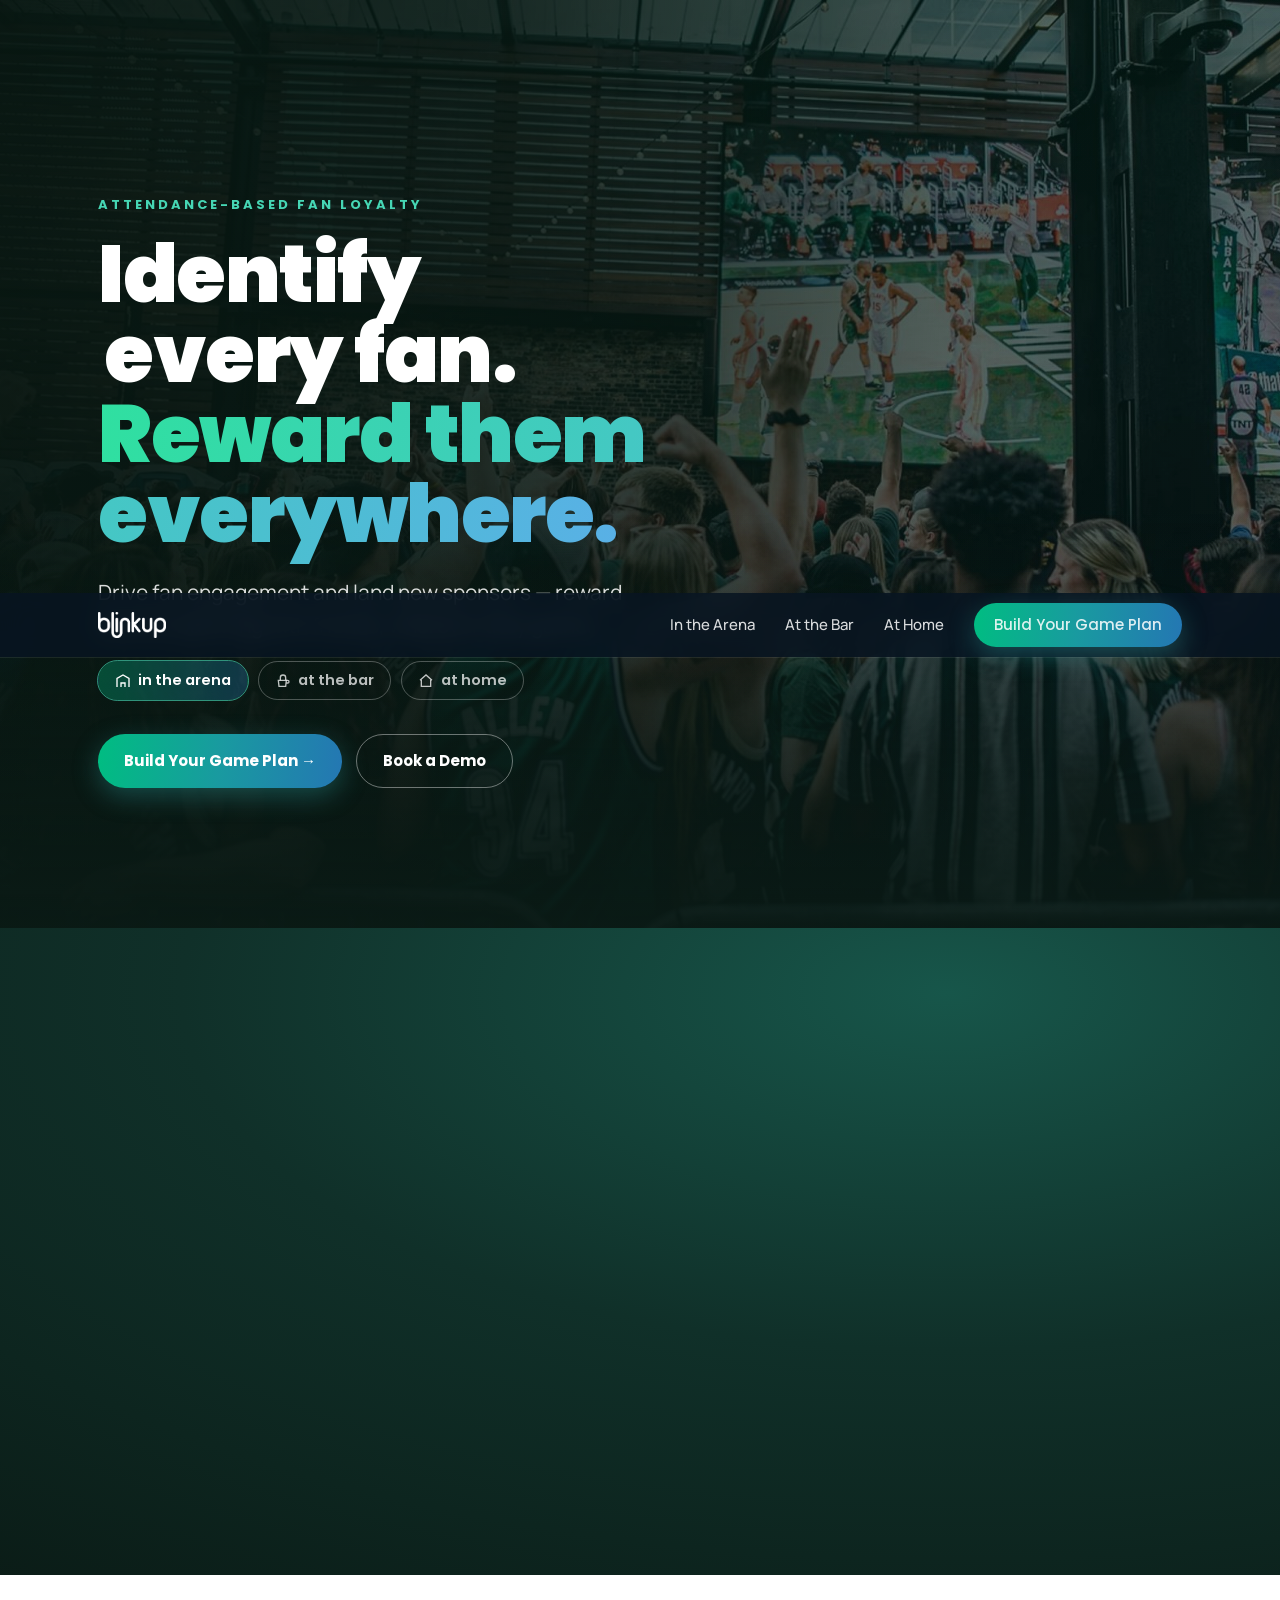
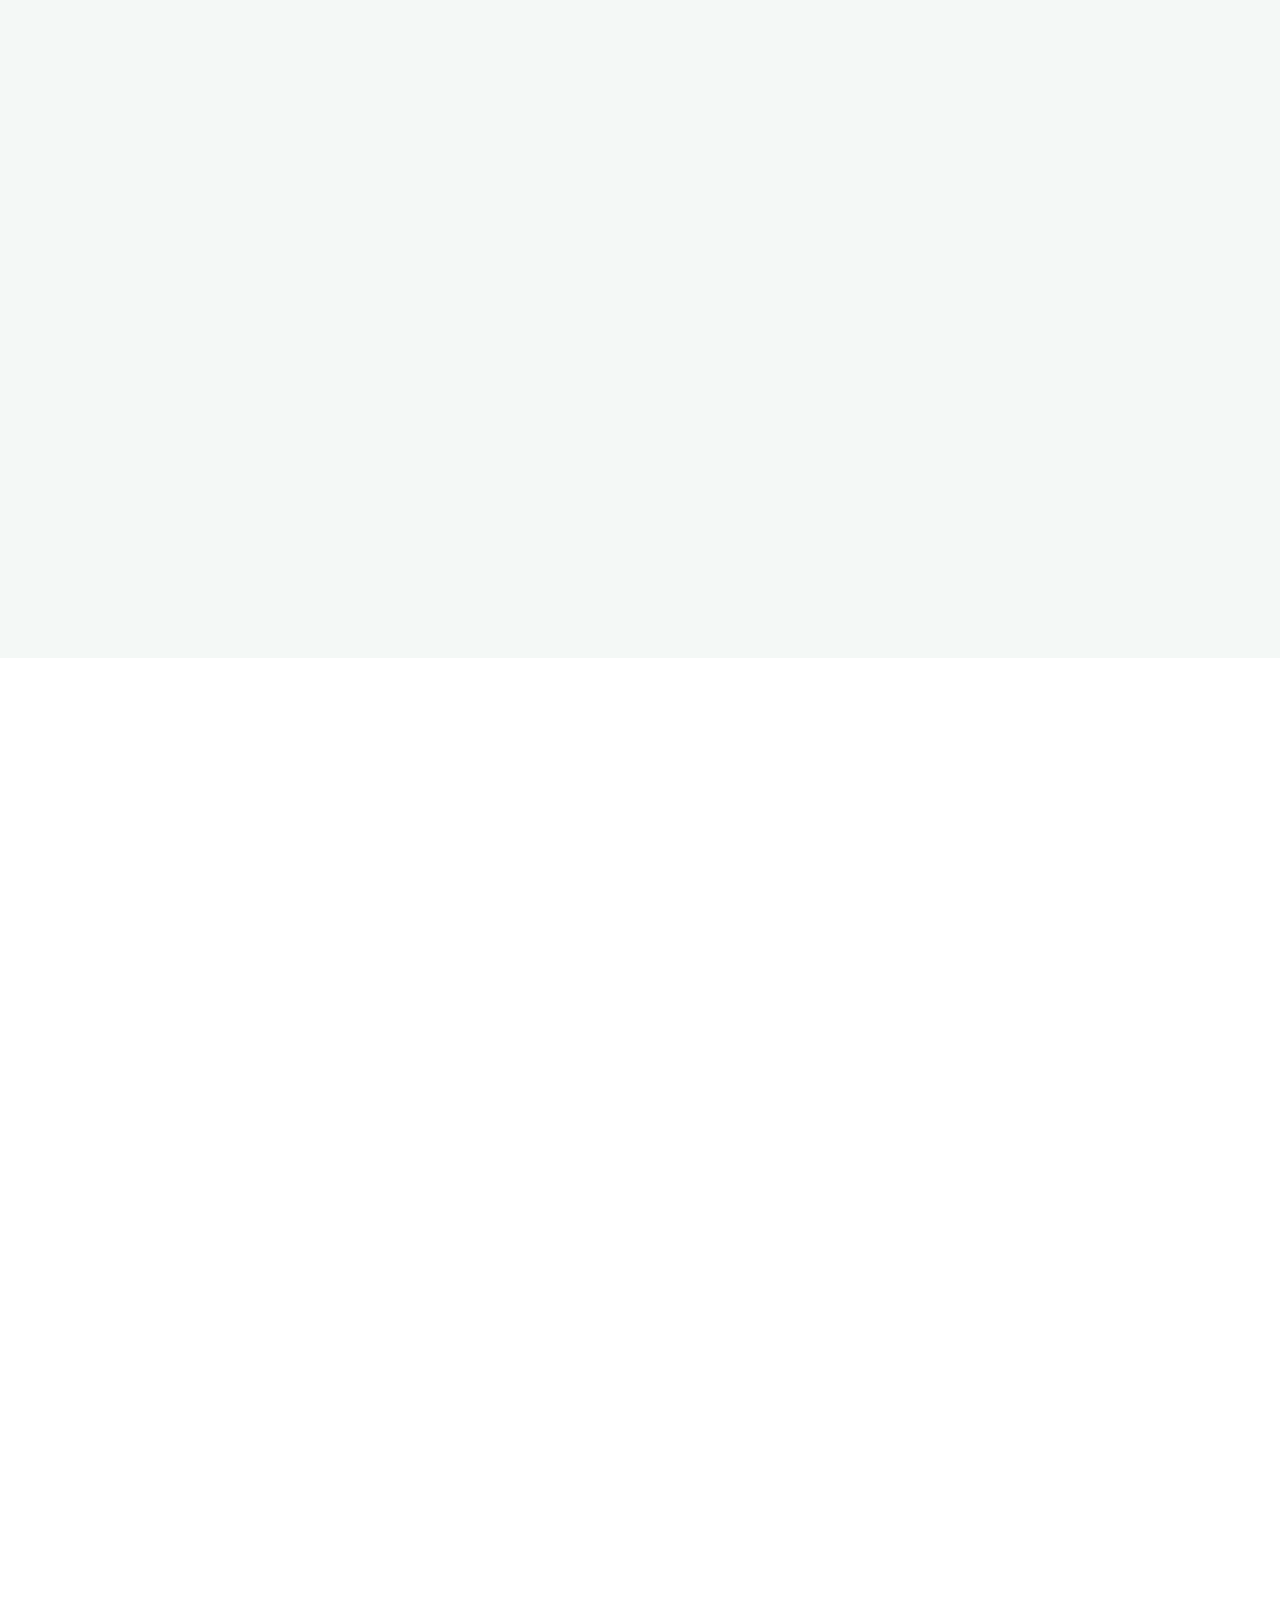
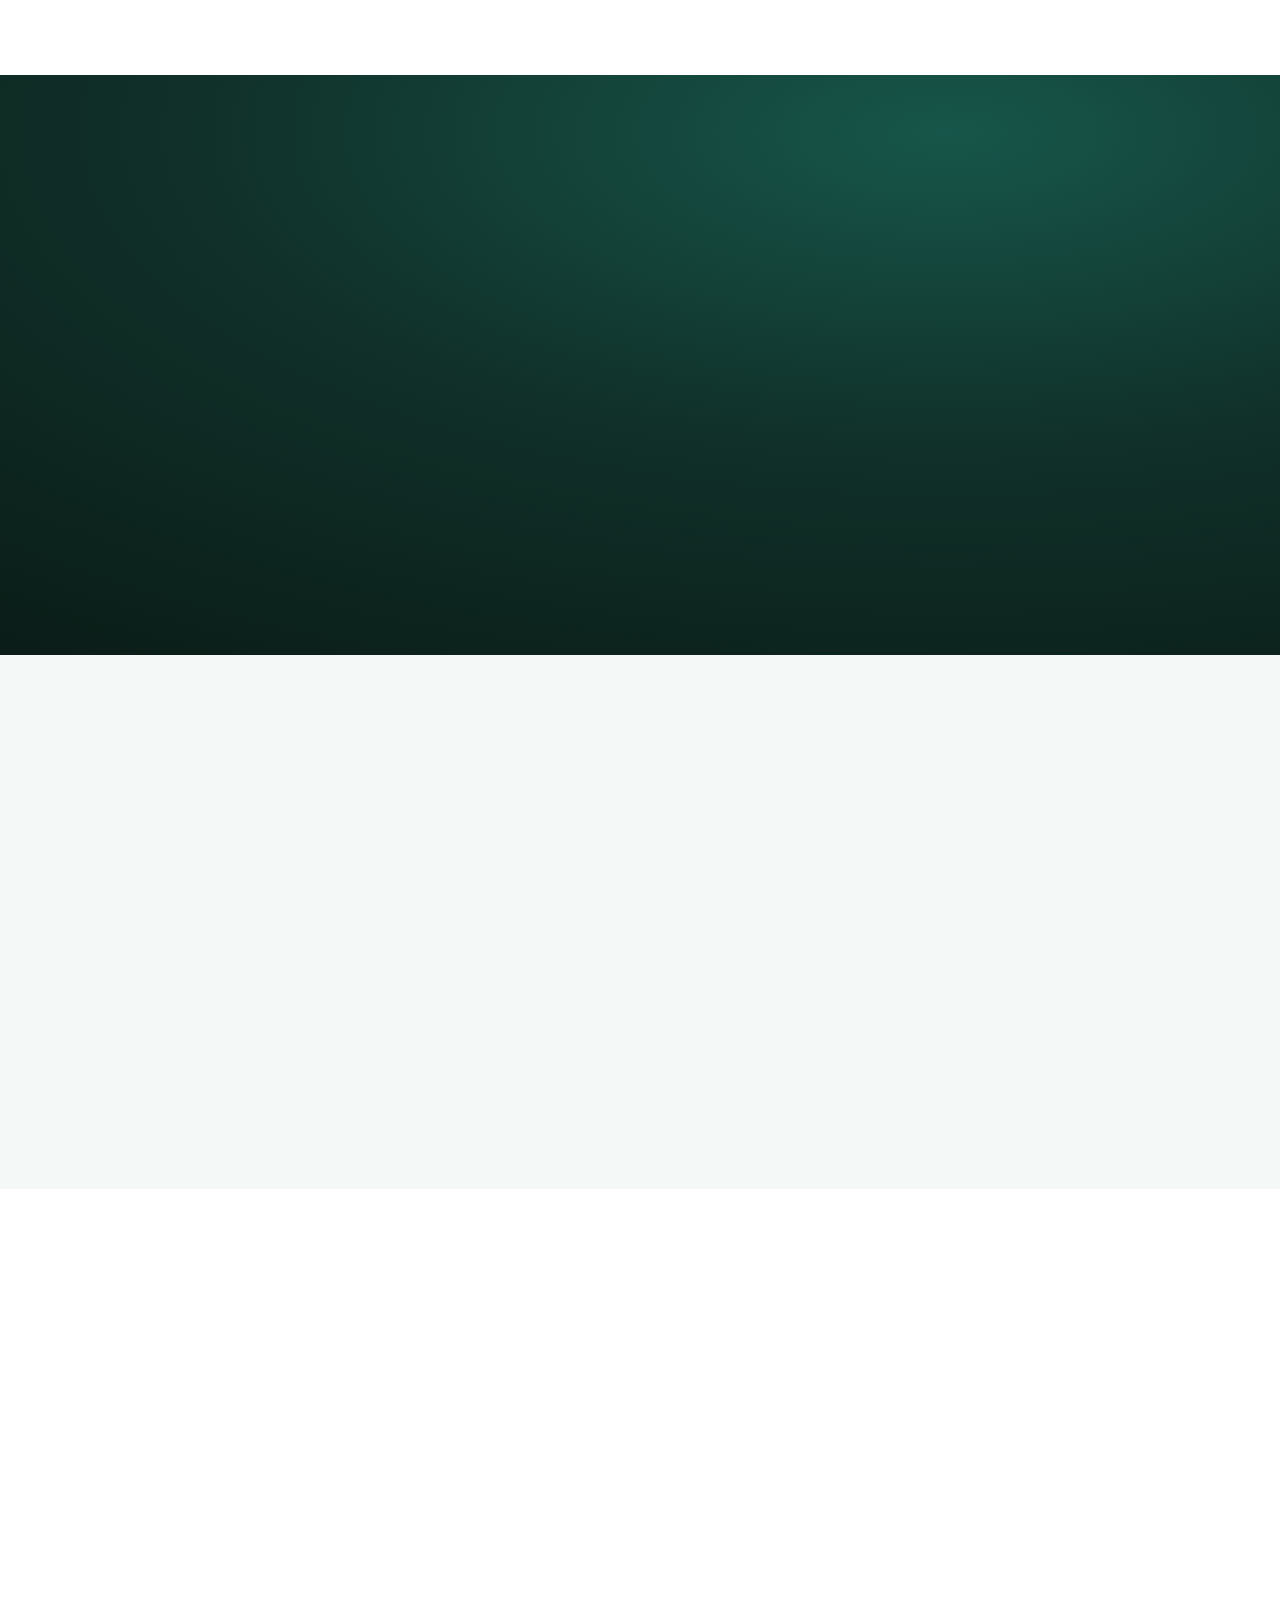
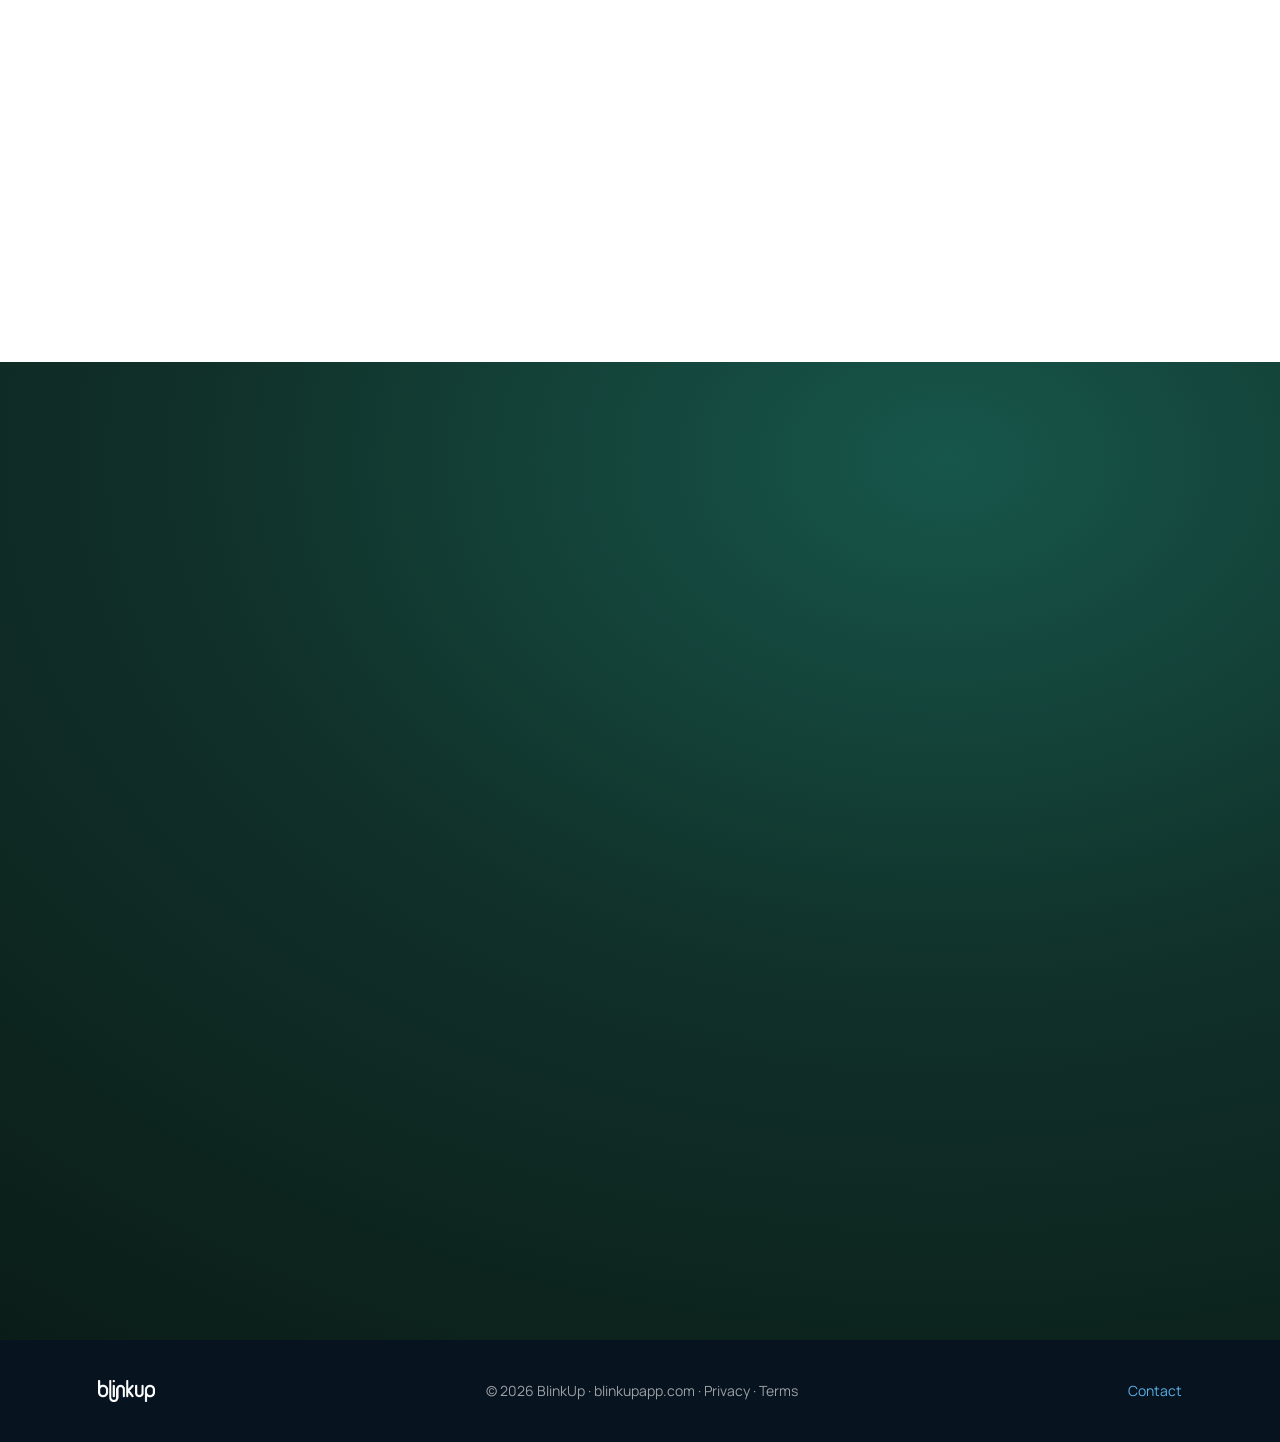
<file: contact/index.html>
<!DOCTYPE html><html lang="en"><head><meta charset="utf-8">
<meta http-equiv="refresh" content="0;url=/#demo">
<link rel="canonical" href="https://www.blinkupapp.com/#demo">
<title>BlinkUp</title></head>
<body><p>This page has moved — <a href="/#demo">continue to BlinkUp</a>.</p></body></html>
</file>
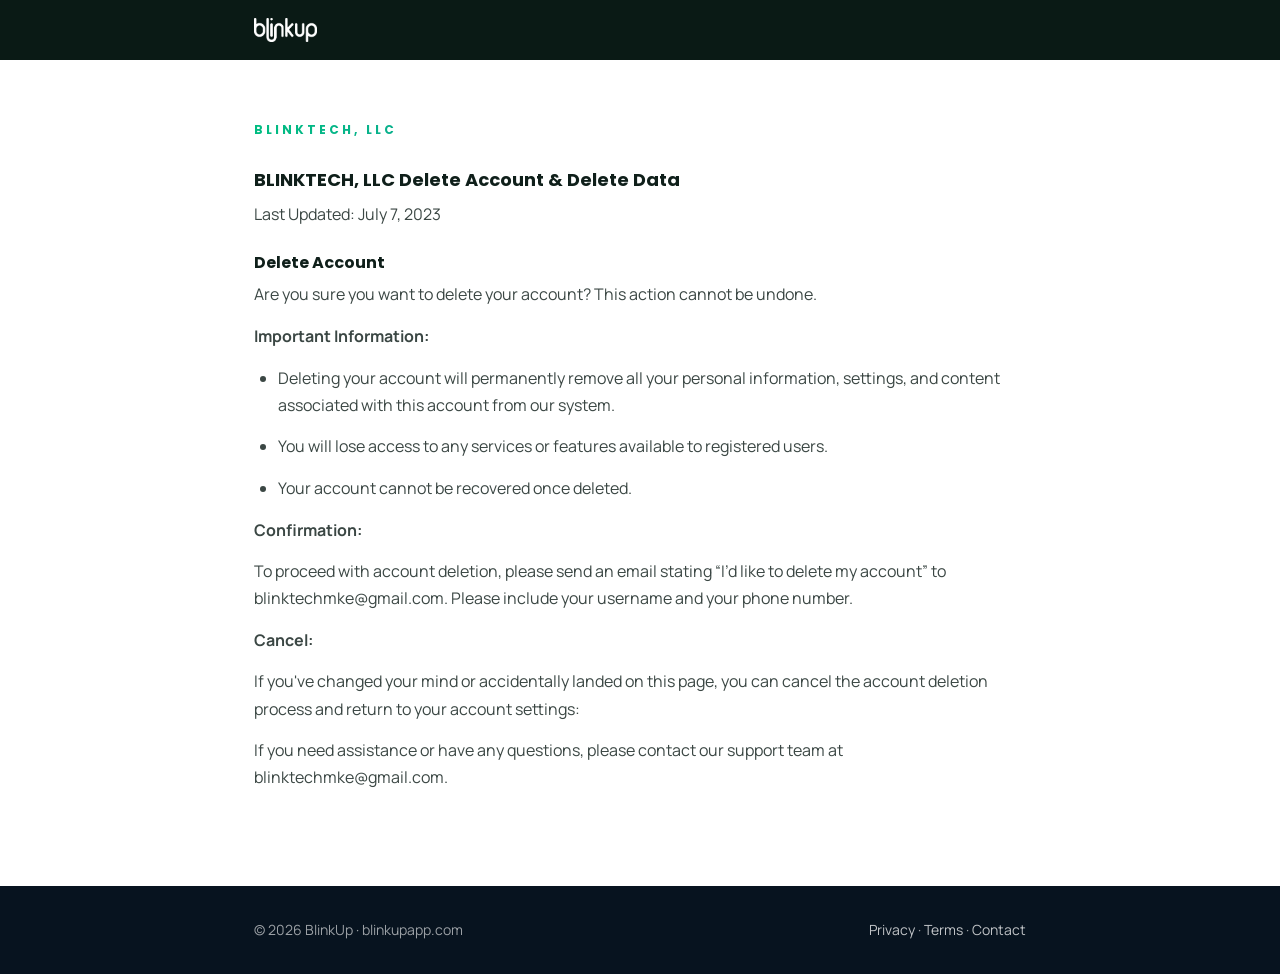
<file: delete-account/index.html>
<!DOCTYPE html>
<html lang="en">
<head>
<!-- Google tag (gtag.js) -->
<script async src="https://www.googletagmanager.com/gtag/js?id=G-GMW1W7SN1R"></script>
<script>
  window.dataLayer = window.dataLayer || [];
  function gtag(){dataLayer.push(arguments);}
  gtag('js', new Date());
  gtag('config', 'G-GMW1W7SN1R');
</script>
<meta charset="UTF-8" />
<meta name="viewport" content="width=device-width, initial-scale=1.0" />
<title>Delete Account — BlinkUp</title>
<meta name="robots" content="noindex" />
<link rel="preconnect" href="https://fonts.googleapis.com">
<link rel="preconnect" href="https://fonts.gstatic.com" crossorigin>
<link href="https://fonts.googleapis.com/css2?family=Poppins:wght@600;700;800&family=Manrope:wght@400;600;700&display=swap" rel="stylesheet">
<style>
  *, *::before, *::after { box-sizing: border-box; margin: 0; padding: 0; }
  :root { --green:#00BD81; --teal:#199AA0; --blue:#2477B3; --ink:#0F1F1A; --text:#3B4744; --muted:#6E7A76;
          --grad: linear-gradient(96deg,#00BD81 0%,#199AA0 50%,#2477B3 100%); }
  body { font-family:'Manrope',-apple-system,sans-serif; color:var(--text); line-height:1.7; background:#fff; }
  header { background:#0a1a15; padding:18px 0; }
  .wrap { max-width:820px; margin:0 auto; padding:0 24px; }
  header img { height:24px; display:block; }
  main { padding:60px 0 80px; }
  h1,h2,h3,h4 { font-family:'Poppins',sans-serif; color:var(--ink); line-height:1.25; margin:1.6em 0 .5em; }
  h1 { font-size:clamp(28px,4vw,40px); margin-top:0; letter-spacing:-.5px; }
  h2 { font-size:22px; } h3 { font-size:18px; }
  p, li { margin-bottom:.9em; font-size:16px; }
  ul, ol { padding-left:24px; }
  a { color:var(--blue); }
  .eyebrow { font-family:'Poppins',sans-serif; font-weight:700; font-size:12px; letter-spacing:3px;
             text-transform:uppercase; background:var(--grad); -webkit-background-clip:text;
             background-clip:text; -webkit-text-fill-color:transparent; margin-bottom:10px; }
  footer { background:#07131f; color:rgba(255,255,255,.6); padding:32px 0; font-size:14px; }
  footer .wrap { display:flex; justify-content:space-between; flex-wrap:wrap; gap:12px; }
  footer a { color:rgba(255,255,255,.75); text-decoration:none; }
</style>
</head>
<body>
<header><div class="wrap"><a href="/"><img src="/assets/blinkup-logo-white.png" alt="BlinkUp" /></a></div></header>
<main><div class="wrap">
<div class="eyebrow">BlinkTech, LLC</div>
<h3><strong>BLINKTECH, LLC Delete Account &amp; Delete Data</strong></h3><p>Last Updated: July 7, 2023</p><h4><strong>Delete Account</strong></h4><p>Are you sure you want to delete your account? This action cannot be undone. </p><p><strong>Important Information:</strong></p><ul><li><p>Deleting your account will permanently remove all your personal information, settings, and content associated with this account from our system.</p></li><li><p>You will lose access to any services or features available to registered users.</p></li><li><p>Your account cannot be recovered once deleted.</p></li></ul><p><strong>Confirmation:</strong></p><p>To proceed with account deletion, please send an email stating “I’d like to delete my account” to blinktechmke@gmail.com. Please include your username and your phone number. </p><p><strong>Cancel:</strong></p><p>If you&#x27;ve changed your mind or accidentally landed on this page, you can cancel the account deletion process and return to your account settings:</p><p>If you need assistance or have any questions, please contact our support team at blinktechmke@gmail.com.</p>
</div></main>
<footer><div class="wrap">
  <span>© 2026 BlinkUp · blinkupapp.com</span>
  <span><a href="/privacy-policy/">Privacy</a> · <a href="/terms-of-use/">Terms</a> · <a href="mailto:willbott@blinkupapp.com">Contact</a></span>
</div></footer>
</body>
</html>
</file>
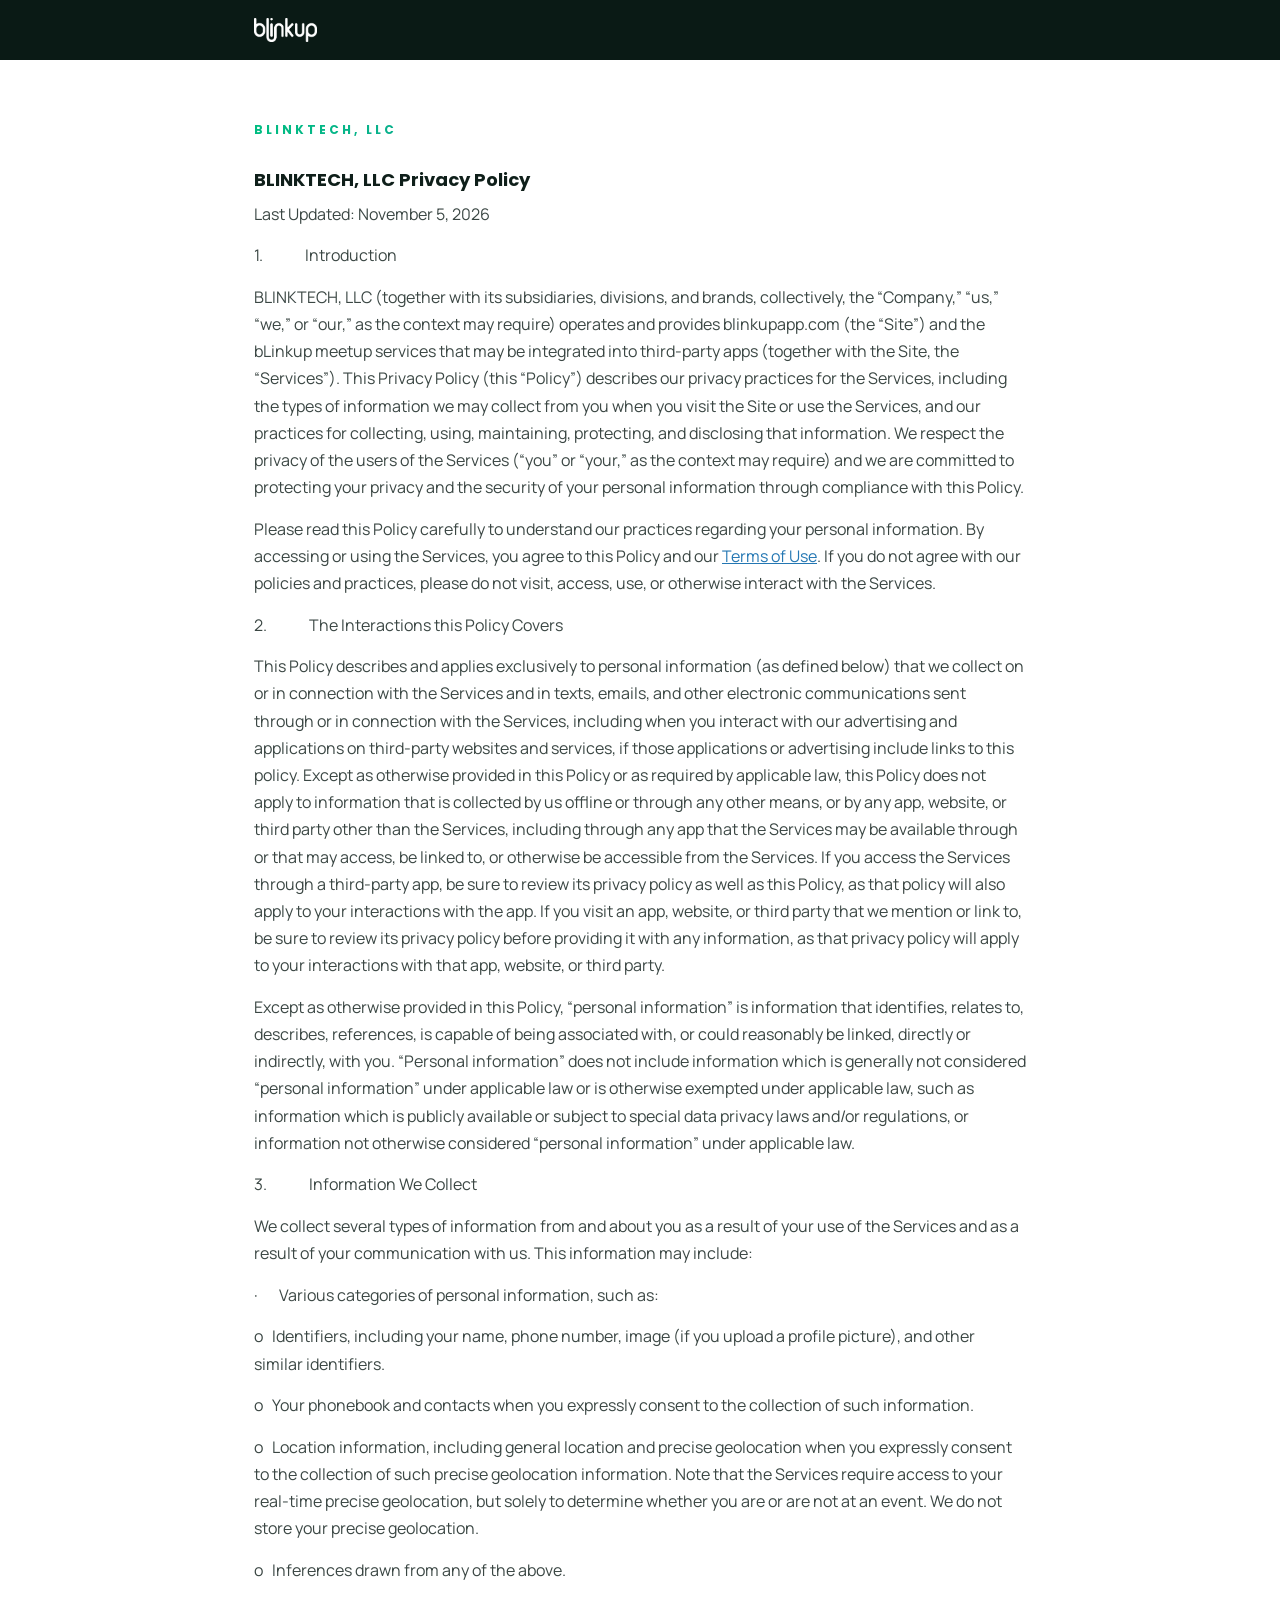
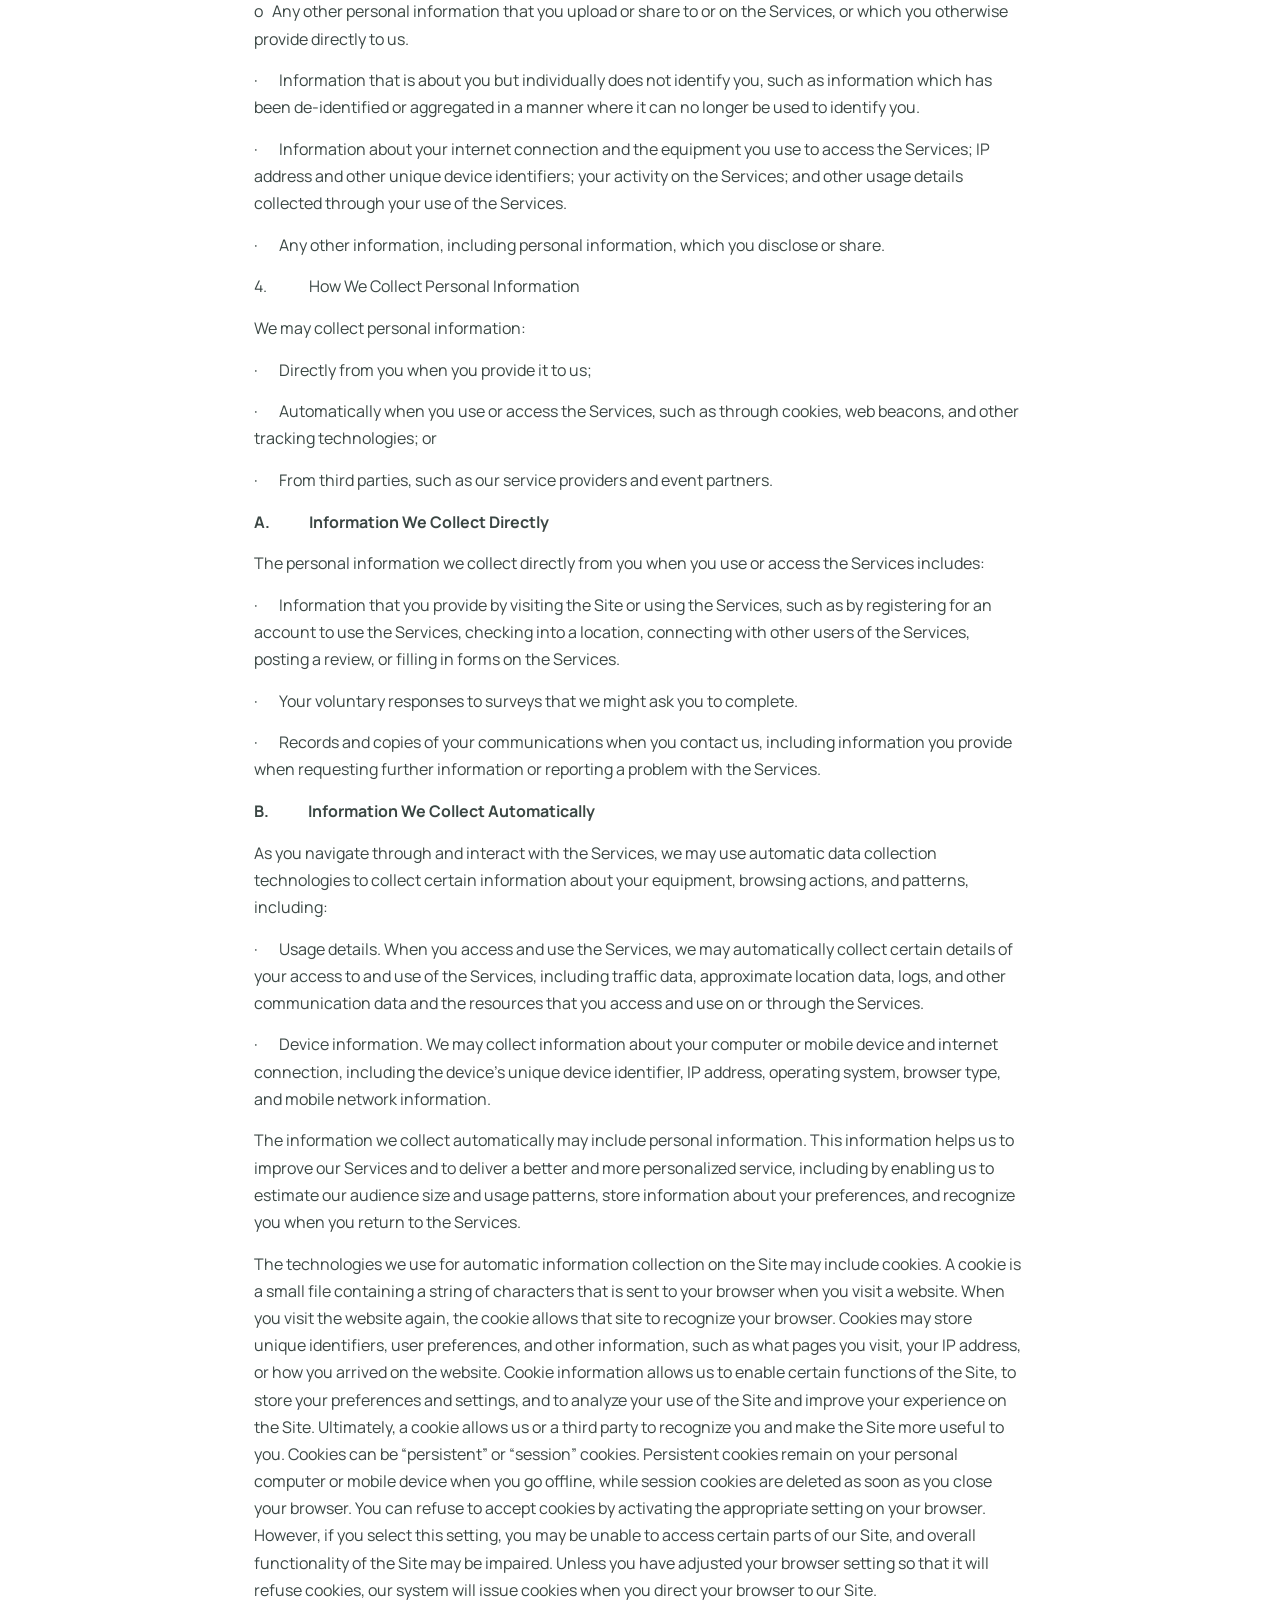
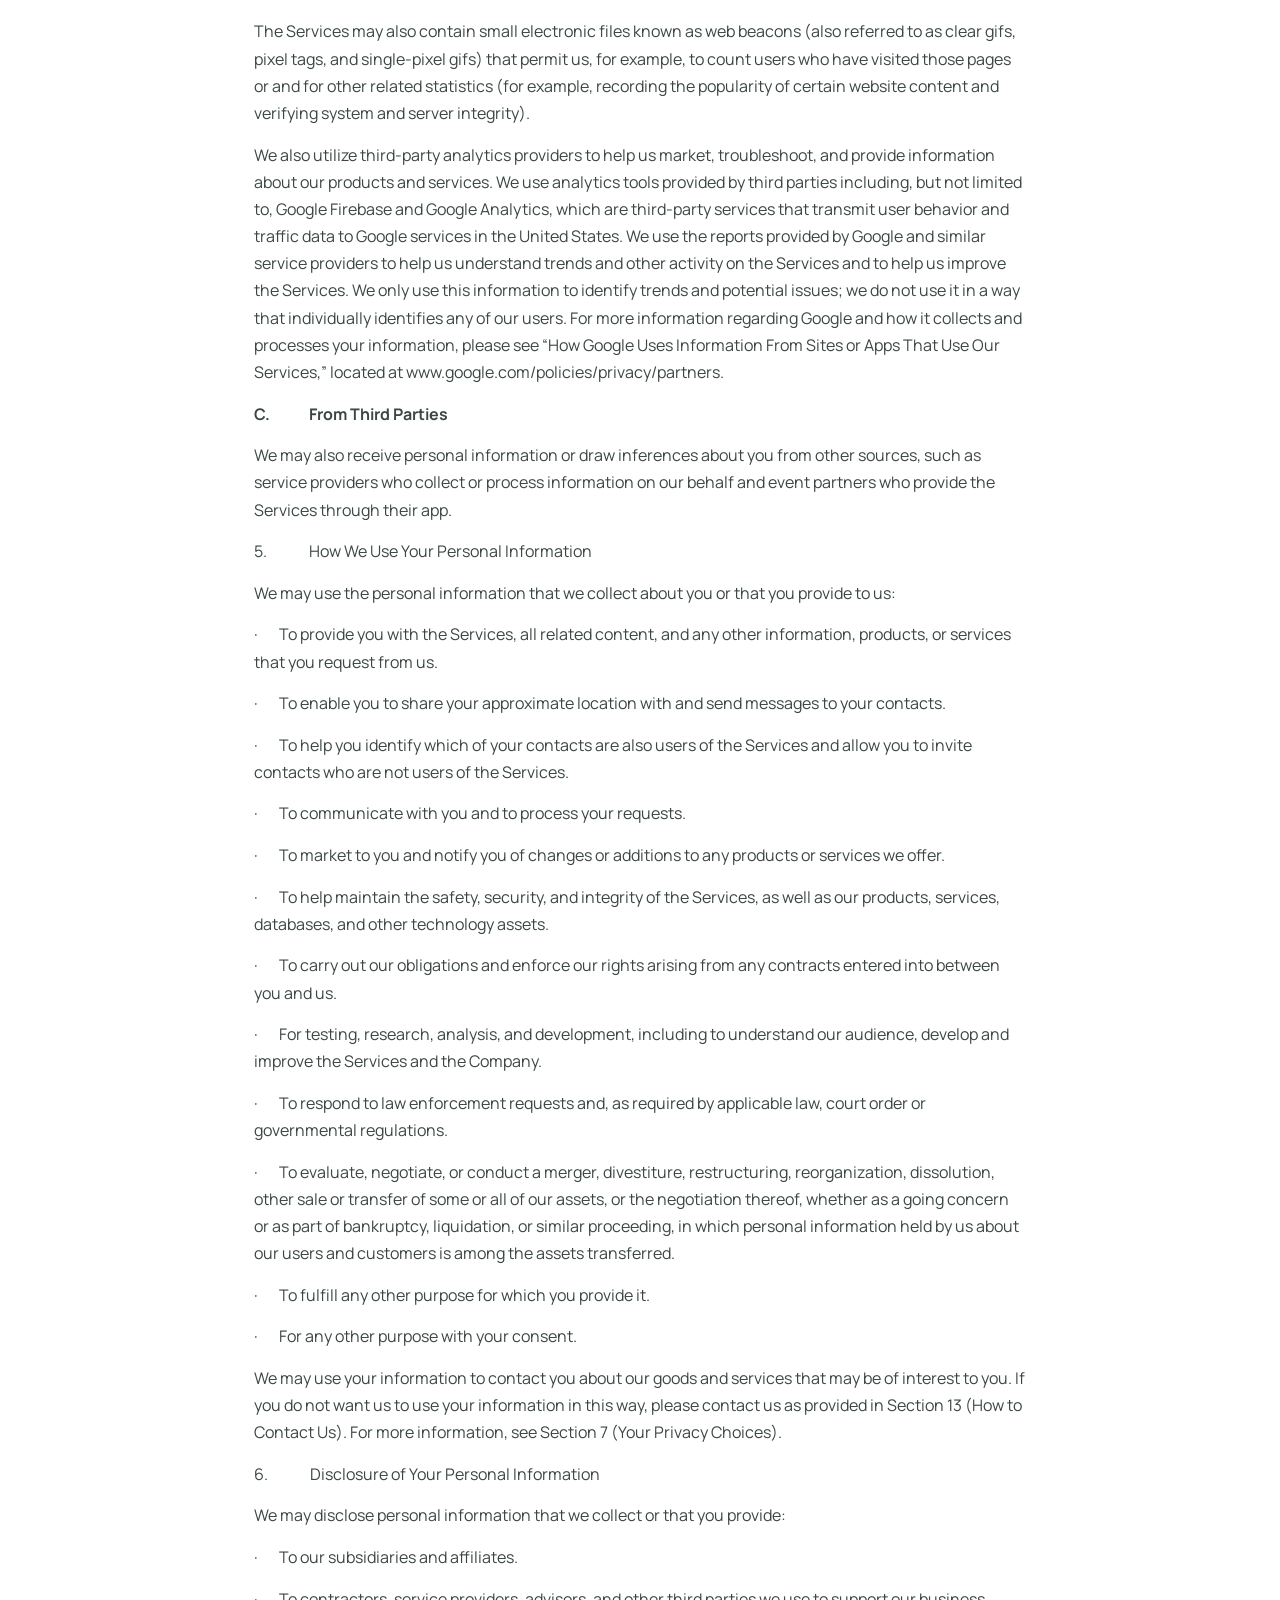
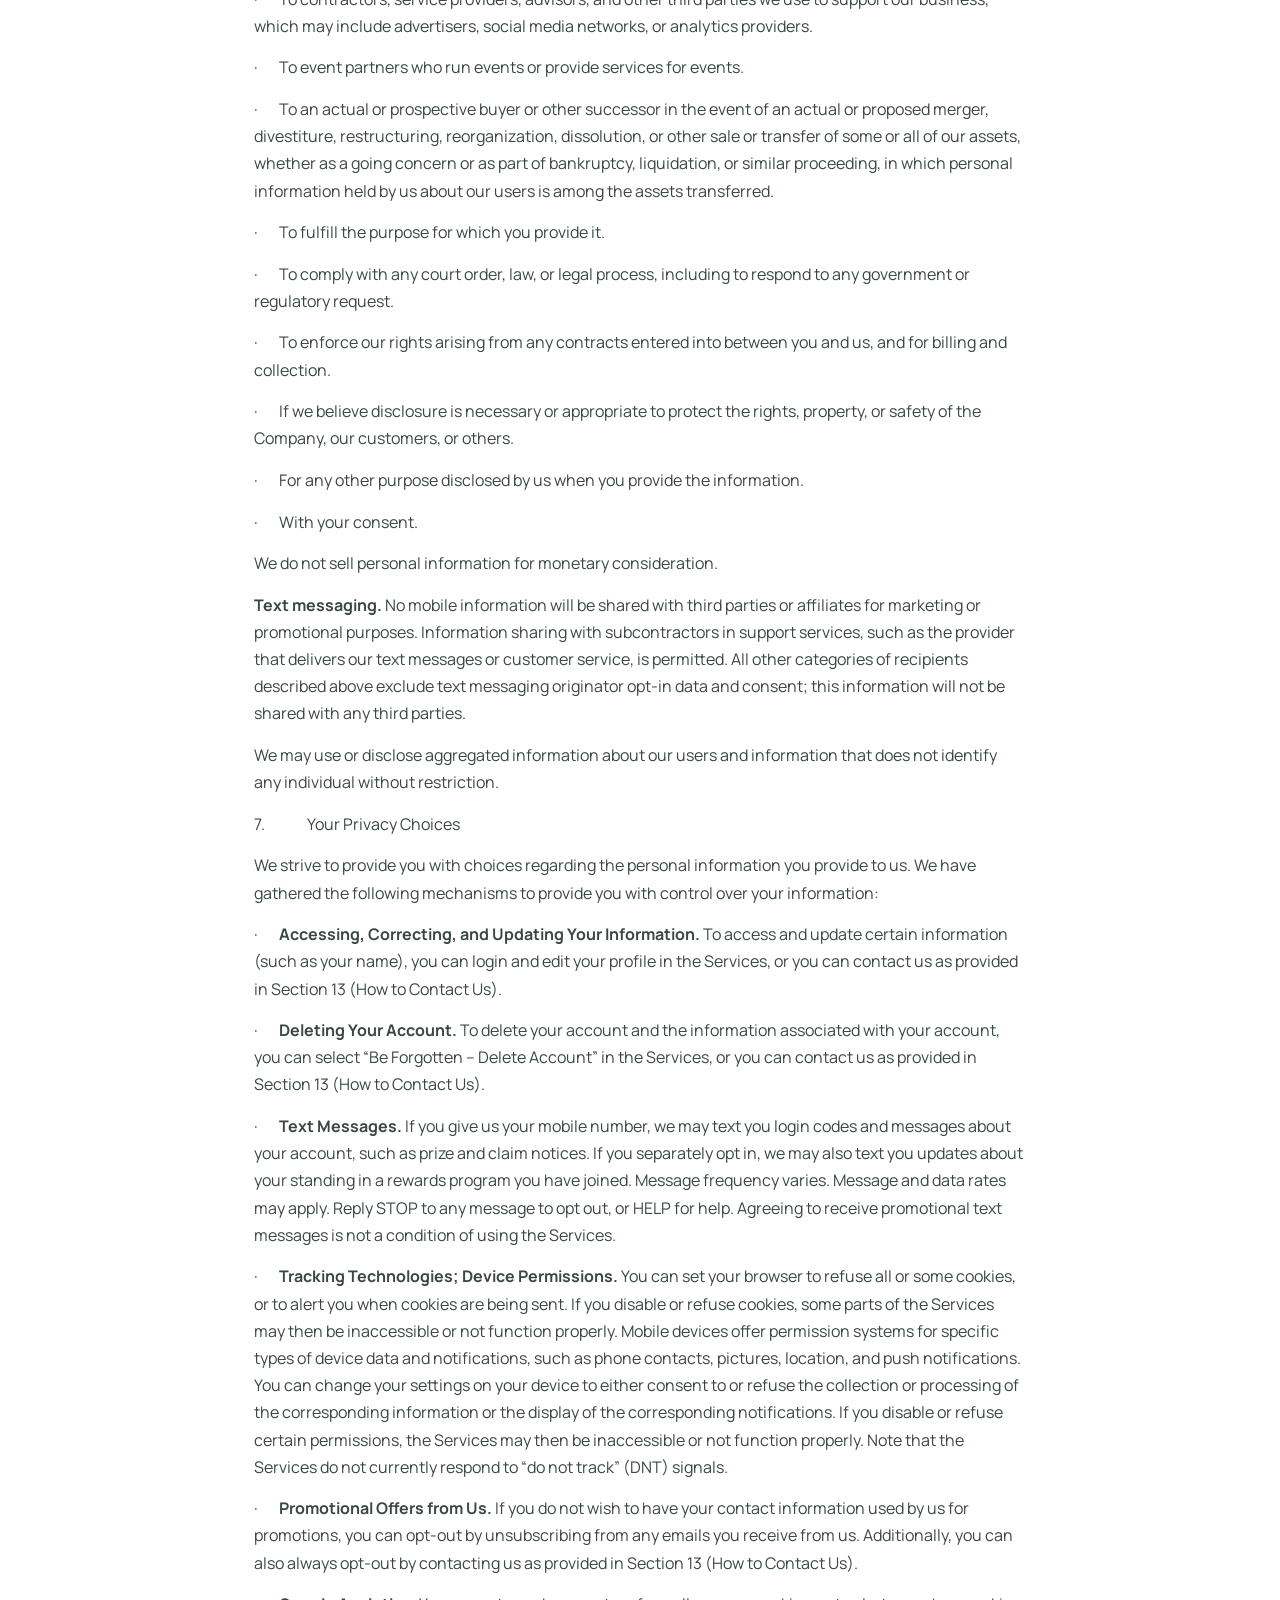
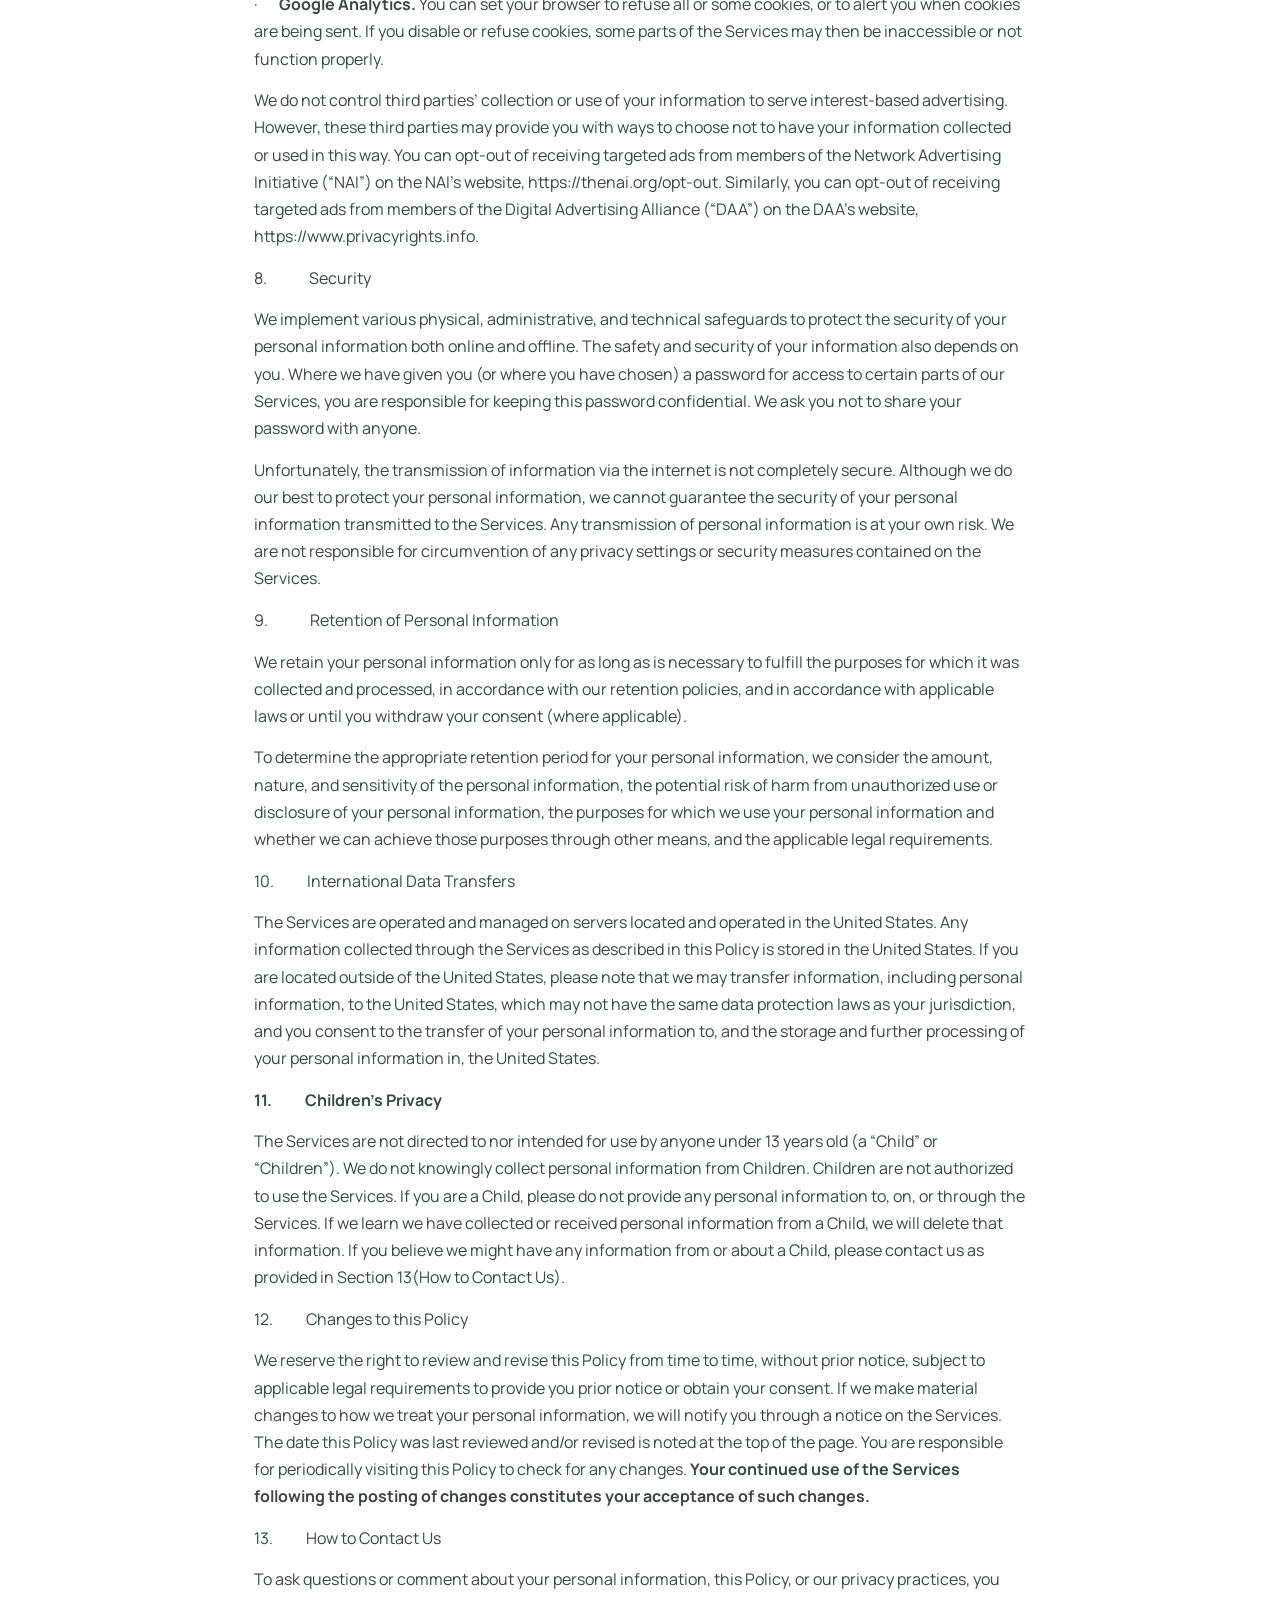
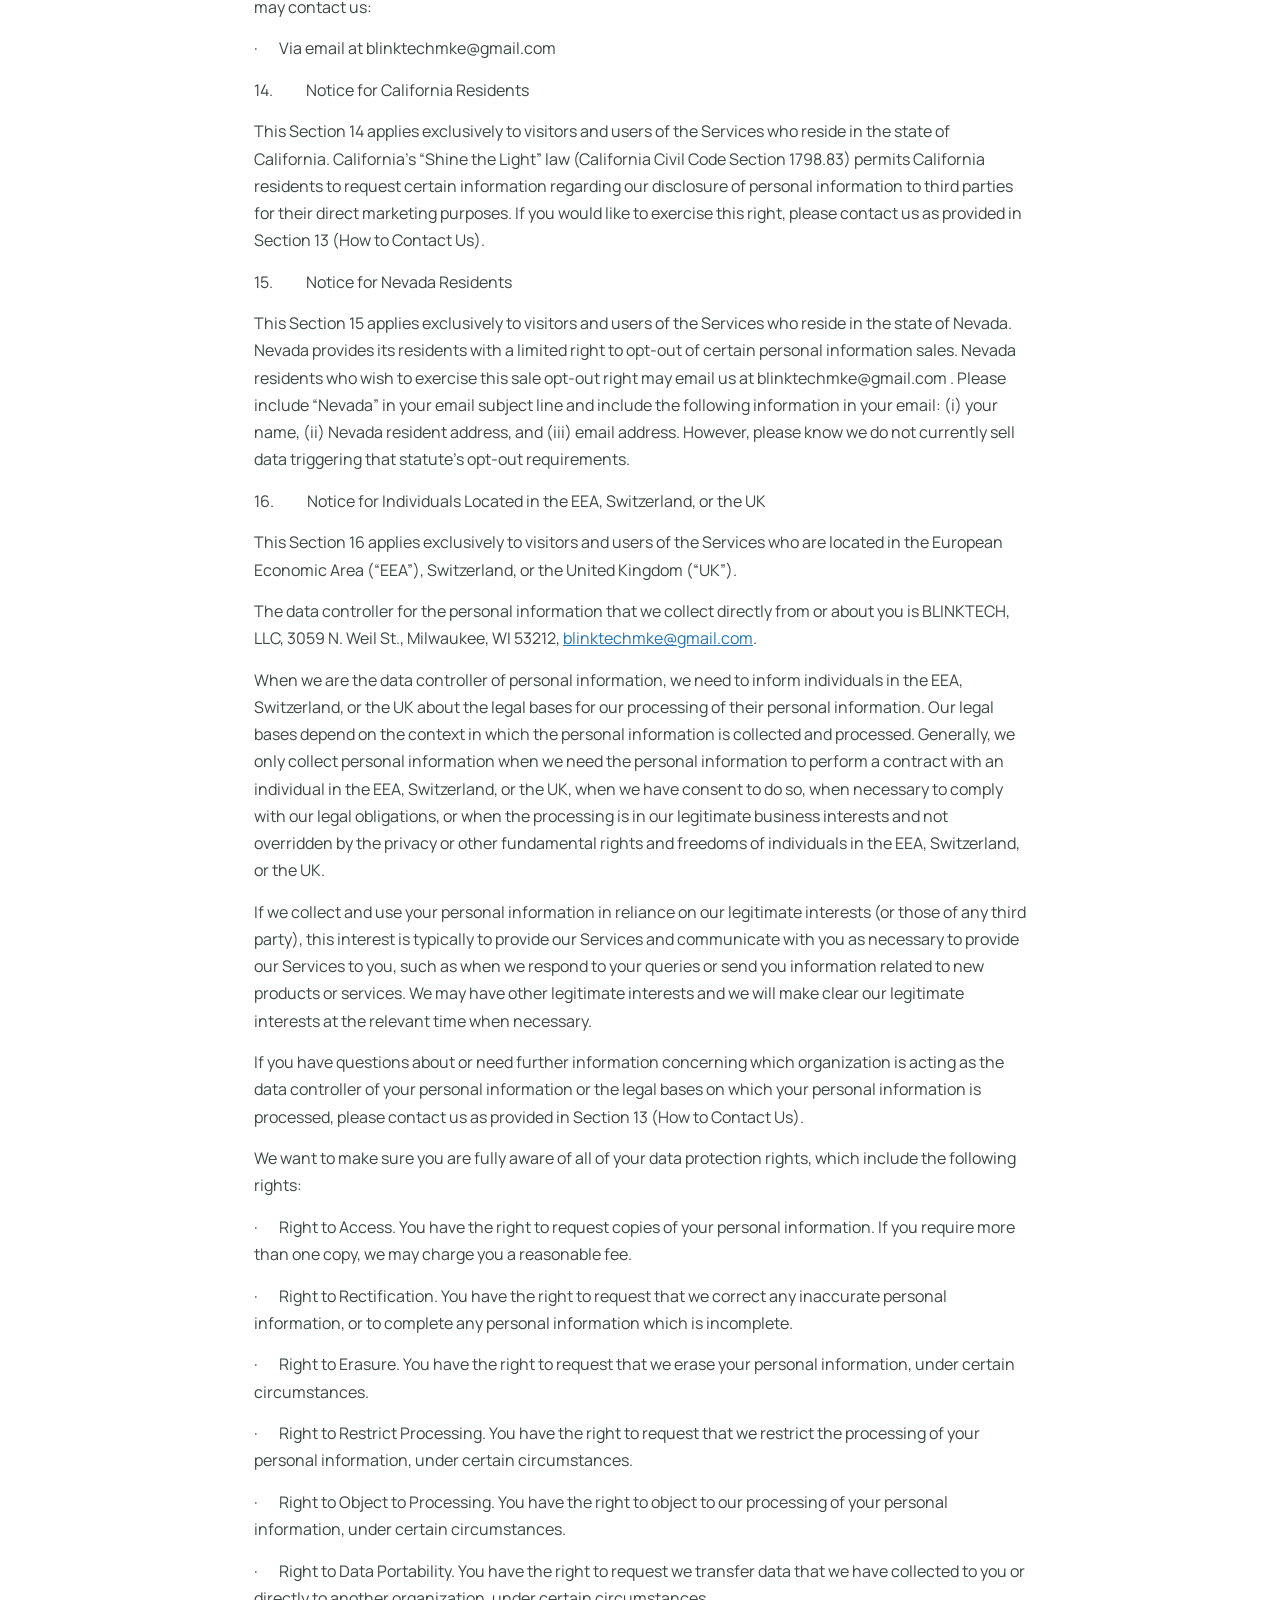
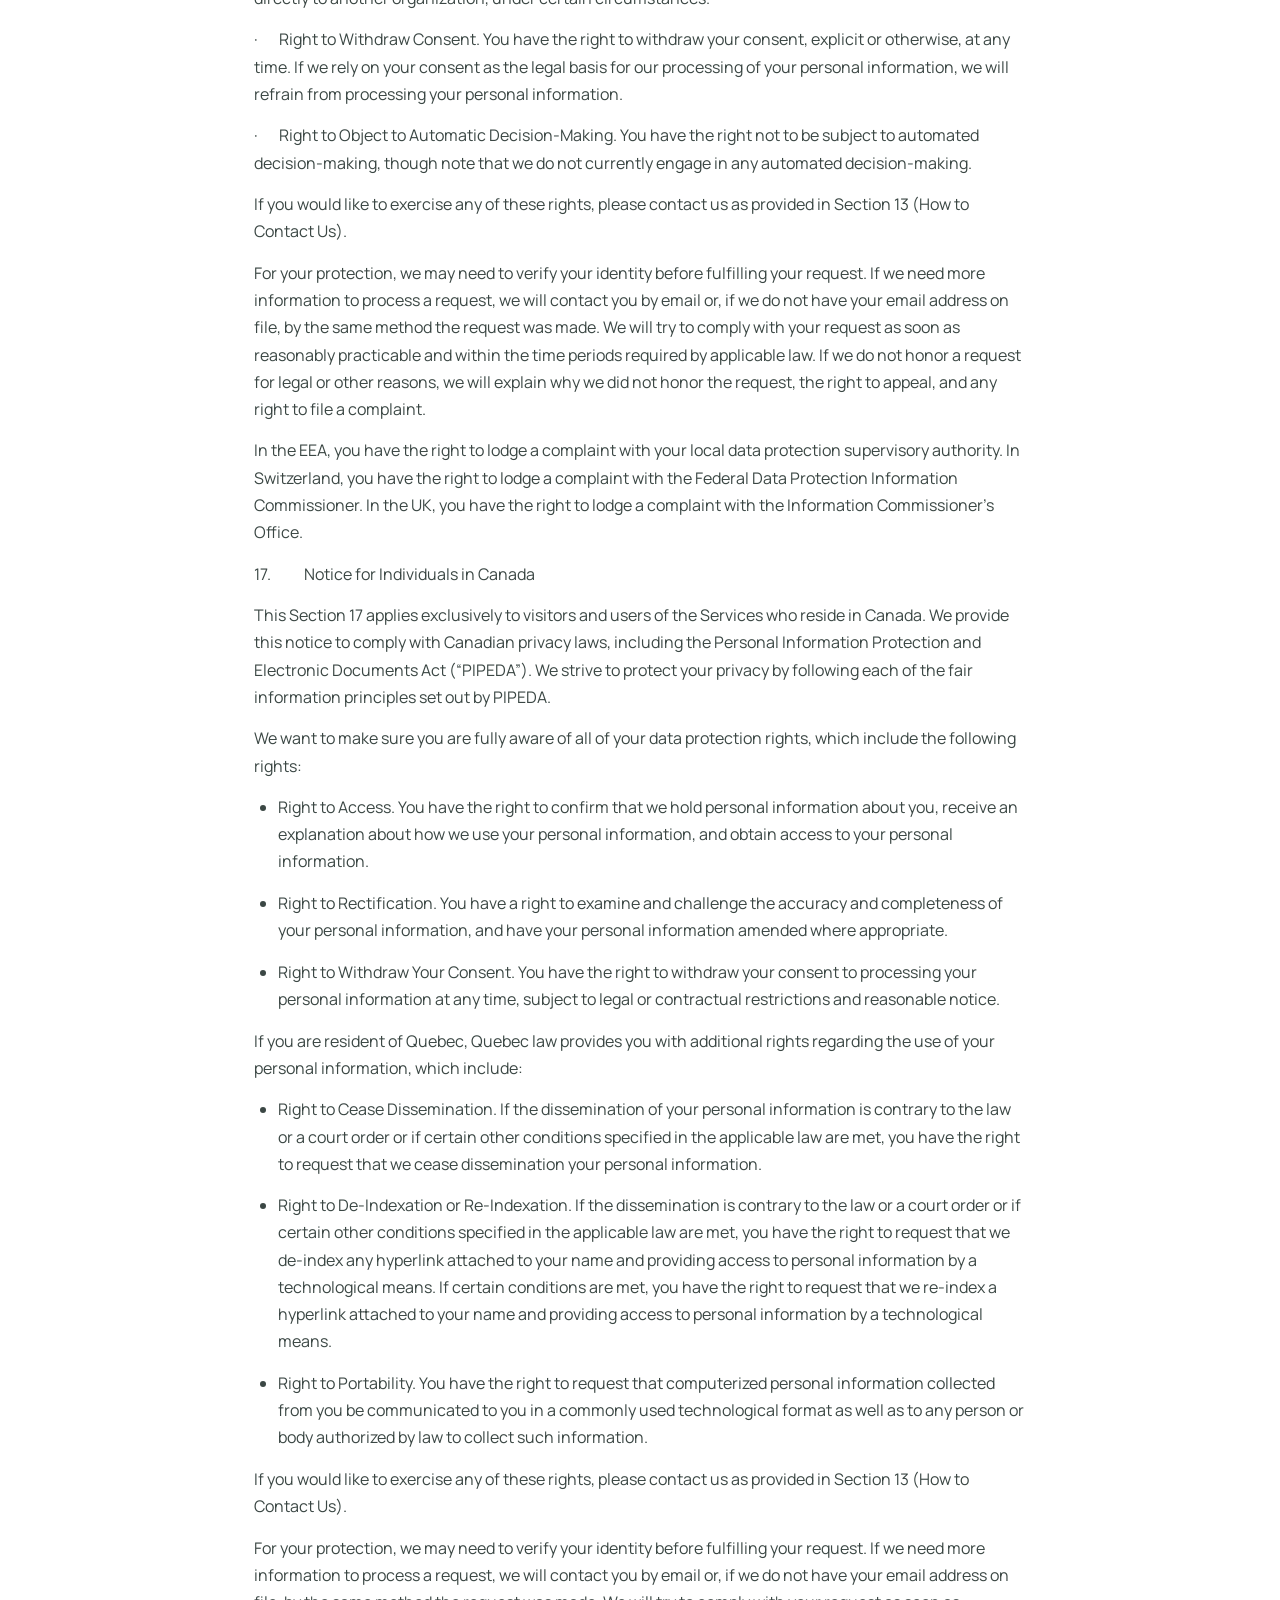
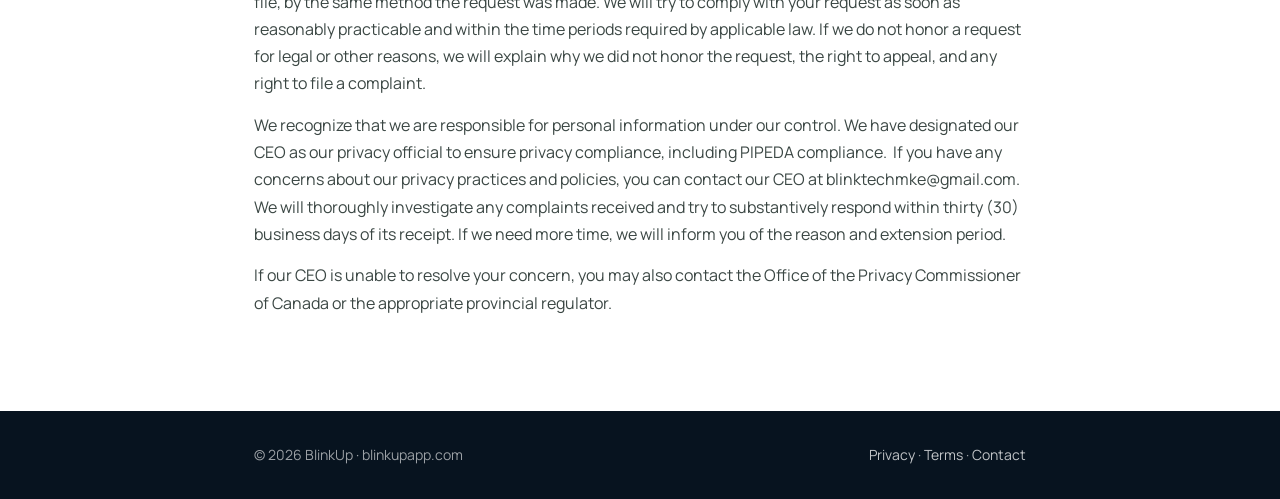
<file: privacy-policy/index.html>
<!DOCTYPE html>
<html lang="en">
<head>
<!-- Google tag (gtag.js) -->
<script async src="https://www.googletagmanager.com/gtag/js?id=G-GMW1W7SN1R"></script>
<script>
  window.dataLayer = window.dataLayer || [];
  function gtag(){dataLayer.push(arguments);}
  gtag('js', new Date());
  gtag('config', 'G-GMW1W7SN1R');
</script>
<meta charset="UTF-8" />
<meta name="viewport" content="width=device-width, initial-scale=1.0" />
<title>Privacy Policy — BlinkUp</title>
<meta name="robots" content="noindex" />
<link rel="preconnect" href="https://fonts.googleapis.com">
<link rel="preconnect" href="https://fonts.gstatic.com" crossorigin>
<link href="https://fonts.googleapis.com/css2?family=Poppins:wght@600;700;800&family=Manrope:wght@400;600;700&display=swap" rel="stylesheet">
<style>
  *, *::before, *::after { box-sizing: border-box; margin: 0; padding: 0; }
  :root { --green:#00BD81; --teal:#199AA0; --blue:#2477B3; --ink:#0F1F1A; --text:#3B4744; --muted:#6E7A76;
          --grad: linear-gradient(96deg,#00BD81 0%,#199AA0 50%,#2477B3 100%); }
  body { font-family:'Manrope',-apple-system,sans-serif; color:var(--text); line-height:1.7; background:#fff; }
  header { background:#0a1a15; padding:18px 0; }
  .wrap { max-width:820px; margin:0 auto; padding:0 24px; }
  header img { height:24px; display:block; }
  main { padding:60px 0 80px; }
  h1,h2,h3,h4 { font-family:'Poppins',sans-serif; color:var(--ink); line-height:1.25; margin:1.6em 0 .5em; }
  h1 { font-size:clamp(28px,4vw,40px); margin-top:0; letter-spacing:-.5px; }
  h2 { font-size:22px; } h3 { font-size:18px; }
  p, li { margin-bottom:.9em; font-size:16px; }
  ul, ol { padding-left:24px; }
  a { color:var(--blue); }
  .eyebrow { font-family:'Poppins',sans-serif; font-weight:700; font-size:12px; letter-spacing:3px;
             text-transform:uppercase; background:var(--grad); -webkit-background-clip:text;
             background-clip:text; -webkit-text-fill-color:transparent; margin-bottom:10px; }
  footer { background:#07131f; color:rgba(255,255,255,.6); padding:32px 0; font-size:14px; }
  footer .wrap { display:flex; justify-content:space-between; flex-wrap:wrap; gap:12px; }
  footer a { color:rgba(255,255,255,.75); text-decoration:none; }
</style>
<link rel="canonical" href="https://blinkupapp.com/privacy-policy/" />
<meta property="og:type" content="website" />
<meta property="og:site_name" content="BlinkUp" />
<meta property="og:title" content="Privacy Policy — BlinkUp" />
<meta property="og:description" content="BlinkUp / BlinkTech, LLC privacy policy." />
<meta property="og:url" content="https://blinkupapp.com/privacy-policy/" />
<meta property="og:image" content="https://blinkupapp.com/assets/og-image.jpg" />
<meta property="og:image:width" content="1200" />
<meta property="og:image:height" content="630" />
<meta name="twitter:card" content="summary_large_image" />
<meta name="twitter:title" content="Privacy Policy — BlinkUp" />
<meta name="twitter:description" content="BlinkUp / BlinkTech, LLC privacy policy." />
<meta name="twitter:image" content="https://blinkupapp.com/assets/og-image.jpg" />
<link rel="icon" type="image/png" sizes="32x32" href="../assets/favicon-32.png" />
<link rel="icon" type="image/png" sizes="512x512" href="../assets/favicon.png" />
<link rel="apple-touch-icon" href="../assets/apple-touch-icon.png" />
</head>
<body>
<header><div class="wrap"><a href="/"><img src="/assets/blinkup-logo-white.png" alt="BlinkUp" /></a></div></header>
<main><div class="wrap">
<div class="eyebrow">BlinkTech, LLC</div>
<h3><strong>BLINKTECH, LLC Privacy Policy</strong></h3><p>Last Updated: November 5, 2026</p><p>1.              Introduction</p><p>BLINKTECH, LLC (together with its subsidiaries, divisions, and brands, collectively, the “Company,” “us,” “we,” or “our,” as the context may require) operates and provides blinkupapp.com (the “Site”) and the bLinkup meetup services that may be integrated into third-party apps (together with the Site, the “Services”). This Privacy Policy (this “Policy”) describes our privacy practices for the Services, including the types of information we may collect from you when you visit the Site or use the Services, and our practices for collecting, using, maintaining, protecting, and disclosing that information. We respect the privacy of the users of the Services (“you” or “your,” as the context may require) and we are committed to protecting your privacy and the security of your personal information through compliance with this Policy.</p><p>Please read this Policy carefully to understand our practices regarding your personal information. By accessing or using the Services, you agree to this Policy and our <a href="https://www.blinkupapp.com/terms-of-use">Terms of Use</a>. If you do not agree with our policies and practices, please do not visit, access, use, or otherwise interact with the Services.</p><p>2.              The Interactions this Policy Covers</p><p>This Policy describes and applies exclusively to personal information (as defined below) that we collect on or in connection with the Services and in texts, emails, and other electronic communications sent through or in connection with the Services, including when you interact with our advertising and applications on third-party websites and services, if those applications or advertising include links to this policy. Except as otherwise provided in this Policy or as required by applicable law, this Policy does not apply to information that is collected by us offline or through any other means, or by any app, website, or third party other than the Services, including through any app that the Services may be available through or that may access, be linked to, or otherwise be accessible from the Services. If you access the Services through a third-party app, be sure to review its privacy policy as well as this Policy, as that policy will also apply to your interactions with the app. If you visit an app, website, or third party that we mention or link to, be sure to review its privacy policy before providing it with any information, as that privacy policy will apply to your interactions with that app, website, or third party.</p><p>Except as otherwise provided in this Policy, “personal information” is information that identifies, relates to, describes, references, is capable of being associated with, or could reasonably be linked, directly or indirectly, with you. “Personal information” does not include information which is generally not considered “personal information” under applicable law or is otherwise exempted under applicable law, such as information which is publicly available or subject to special data privacy laws and/or regulations, or information not otherwise considered “personal information” under applicable law. </p><p>3.              Information We Collect</p><p>We collect several types of information from and about you as a result of your use of the Services and as a result of your communication with us. This information may include:</p><p>·       Various categories of personal information, such as:</p><p>o   Identifiers, including your name, phone number, image (if you upload a profile picture), and other similar identifiers.</p><p>o   Your phonebook and contacts when you expressly consent to the collection of such information.</p><p>o   Location information, including general location and precise geolocation when you expressly consent to the collection of such precise geolocation information. Note that the Services require access to your real-time precise geolocation, but solely to determine whether you are or are not at an event. We do not store your precise geolocation.</p><p>o   Inferences drawn from any of the above.</p><p>o   Any other personal information that you upload or share to or on the Services, or which you otherwise provide directly to us.</p><p>·       Information that is about you but individually does not identify you, such as information which has been de-identified or aggregated in a manner where it can no longer be used to identify you.</p><p>·       Information about your internet connection and the equipment you use to access the Services; IP address and other unique device identifiers; your activity on the Services; and other usage details collected through your use of the Services.</p><p>·       Any other information, including personal information, which you disclose or share.</p><p>4.              How We Collect Personal Information </p><p>We may collect personal information:</p><p>·       Directly from you when you provide it to us;</p><p>·       Automatically when you use or access the Services, such as through cookies, web beacons, and other tracking technologies; or</p><p>·       From third parties, such as our service providers and event partners.</p><p><strong>A.             Information We Collect Directly</strong></p><p>The personal information we collect directly from you when you use or access the Services includes:</p><p>·       Information that you provide by visiting the Site or using the Services, such as by registering for an account to use the Services, checking into a location, connecting with other users of the Services, posting a review, or filling in forms on the Services.</p><p>·       Your voluntary responses to surveys that we might ask you to complete.</p><p>·       Records and copies of your communications when you contact us, including information you provide when requesting further information or reporting a problem with the Services.</p><p><strong>B.             Information We Collect Automatically</strong></p><p>As you navigate through and interact with the Services, we may use automatic data collection technologies to collect certain information about your equipment, browsing actions, and patterns, including:</p><p>·       Usage details. When you access and use the Services, we may automatically collect certain details of your access to and use of the Services, including traffic data, approximate location data, logs, and other communication data and the resources that you access and use on or through the Services. </p><p>·       Device information. We may collect information about your computer or mobile device and internet connection, including the device’s unique device identifier, IP address, operating system, browser type, and mobile network information.</p><p>The information we collect automatically may include personal information. This information helps us to improve our Services and to deliver a better and more personalized service, including by enabling us to estimate our audience size and usage patterns, store information about your preferences, and recognize you when you return to the Services.</p><p>The technologies we use for automatic information collection on the Site may include cookies. A cookie is a small file containing a string of characters that is sent to your browser when you visit a website. When you visit the website again, the cookie allows that site to recognize your browser. Cookies may store unique identifiers, user preferences, and other information, such as what pages you visit, your IP address, or how you arrived on the website. Cookie information allows us to enable certain functions of the Site, to store your preferences and settings, and to analyze your use of the Site and improve your experience on the Site. Ultimately, a cookie allows us or a third party to recognize you and make the Site more useful to you. Cookies can be “persistent” or “session” cookies. Persistent cookies remain on your personal computer or mobile device when you go offline, while session cookies are deleted as soon as you close your browser. You can refuse to accept cookies by activating the appropriate setting on your browser. However, if you select this setting, you may be unable to access certain parts of our Site, and overall functionality of the Site may be impaired. Unless you have adjusted your browser setting so that it will refuse cookies, our system will issue cookies when you direct your browser to our Site.</p><p>The Services may also contain small electronic files known as web beacons (also referred to as clear gifs, pixel tags, and single-pixel gifs) that permit us, for example, to count users who have visited those pages or and for other related statistics (for example, recording the popularity of certain website content and verifying system and server integrity).</p><p>We also utilize third-party analytics providers to help us market, troubleshoot, and provide information about our products and services. We use analytics tools provided by third parties including, but not limited to, Google Firebase and Google Analytics, which are third-party services that transmit user behavior and traffic data to Google services in the United States. We use the reports provided by Google and similar service providers to help us understand trends and other activity on the Services and to help us improve the Services. We only use this information to identify trends and potential issues; we do not use it in a way that individually identifies any of our users. For more information regarding Google and how it collects and processes your information, please see “How Google Uses Information From Sites or Apps That Use Our Services,” located at www.google.com/policies/privacy/partners.</p><p><strong>C.             From Third Parties</strong></p><p>We may also receive personal information or draw inferences about you from other sources, such as service providers who collect or process information on our behalf and event partners who provide the Services through their app. </p><p>5.              How We Use Your Personal Information</p><p>We may use the personal information that we collect about you or that you provide to us:</p><p>·       To provide you with the Services, all related content, and any other information, products, or services that you request from us.</p><p>·       To enable you to share your approximate location with and send messages to your contacts.</p><p>·       To help you identify which of your contacts are also users of the Services and allow you to invite contacts who are not users of the Services.</p><p>·       To communicate with you and to process your requests.</p><p>·       To market to you and notify you of changes or additions to any products or services we offer.</p><p>·       To help maintain the safety, security, and integrity of the Services, as well as our products, services, databases, and other technology assets.</p><p>·       To carry out our obligations and enforce our rights arising from any contracts entered into between you and us.</p><p>·       For testing, research, analysis, and development, including to understand our audience, develop and improve the Services and the Company.</p><p>·       To respond to law enforcement requests and, as required by applicable law, court order or governmental regulations.</p><p>·       To evaluate, negotiate, or conduct a merger, divestiture, restructuring, reorganization, dissolution, other sale or transfer of some or all of our assets, or the negotiation thereof, whether as a going concern or as part of bankruptcy, liquidation, or similar proceeding, in which personal information held by us about our users and customers is among the assets transferred.</p><p>·       To fulfill any other purpose for which you provide it.</p><p>·       For any other purpose with your consent.</p><p>We may use your information to contact you about our goods and services that may be of interest to you. If you do not want us to use your information in this way, please contact us as provided in Section 13 (How to Contact Us). For more information, see Section 7 (Your Privacy Choices).</p><p>6.              Disclosure of Your Personal Information</p><p>We may disclose personal information that we collect or that you provide:</p><p>·       To our subsidiaries and affiliates.</p><p>·       To contractors, service providers, advisors, and other third parties we use to support our business, which may include advertisers, social media networks, or analytics providers.</p><p>·       To event partners who run events or provide services for events.</p><p>·       To an actual or prospective buyer or other successor in the event of an actual or proposed merger, divestiture, restructuring, reorganization, dissolution, or other sale or transfer of some or all of our assets, whether as a going concern or as part of bankruptcy, liquidation, or similar proceeding, in which personal information held by us about our users is among the assets transferred.</p><p>·       To fulfill the purpose for which you provide it. </p><p>·       To comply with any court order, law, or legal process, including to respond to any government or regulatory request.</p><p>·       To enforce our rights arising from any contracts entered into between you and us, and for billing and collection.</p><p>·       If we believe disclosure is necessary or appropriate to protect the rights, property, or safety of the Company, our customers, or others. </p><p>·       For any other purpose disclosed by us when you provide the information.</p><p>·       With your consent.</p><p>We do not sell personal information for monetary consideration.</p><p><strong>Text messaging.</strong> No mobile information will be shared with third parties or affiliates for marketing or promotional purposes. Information sharing with subcontractors in support services, such as the provider that delivers our text messages or customer service, is permitted. All other categories of recipients described above exclude text messaging originator opt-in data and consent; this information will not be shared with any third parties.</p><p>We may use or disclose aggregated information about our users and information that does not identify any individual without restriction. </p><p>7.              Your Privacy Choices</p><p>We strive to provide you with choices regarding the personal information you provide to us. We have gathered the following mechanisms to provide you with control over your information:</p><p>·       <strong>Accessing, Correcting, and Updating Your Information. </strong>To access and update certain information (such as your name), you can login and edit your profile in the Services, or you can contact us as provided in Section 13 (How to Contact Us).</p><p>·       <strong>Deleting Your Account. </strong>To delete your account and the information associated with your account, you can select “Be Forgotten – Delete Account” in the Services, or you can contact us as provided in Section 13 (How to Contact Us).</p><p>·       <strong>Text Messages. </strong>If you give us your mobile number, we may text you login codes and messages about your account, such as prize and claim notices. If you separately opt in, we may also text you updates about your standing in a rewards program you have joined. Message frequency varies. Message and data rates may apply. Reply STOP to any message to opt out, or HELP for help. Agreeing to receive promotional text messages is not a condition of using the Services.</p><p>·       <strong>Tracking Technologies; Device Permissions. </strong>You can set your browser to refuse all or some cookies, or to alert you when cookies are being sent. If you disable or refuse cookies, some parts of the Services may then be inaccessible or not function properly. Mobile devices offer permission systems for specific types of device data and notifications, such as phone contacts, pictures, location, and push notifications. You can change your settings on your device to either consent to or refuse the collection or processing of the corresponding information or the display of the corresponding notifications. If you disable or refuse certain permissions, the Services may then be inaccessible or not function properly. Note that the Services do not currently respond to “do not track” (DNT) signals.</p><p>·       <strong>Promotional Offers from Us.</strong> If you do not wish to have your contact information used by us for promotions, you can opt-out by unsubscribing from any emails you receive from us. Additionally, you can also always opt-out by contacting us as provided in Section 13 (How to Contact Us). </p><p>·       <strong>Google Analytics. </strong>You can set your browser to refuse all or some cookies, or to alert you when cookies are being sent. If you disable or refuse cookies, some parts of the Services may then be inaccessible or not function properly.</p><p></p><p>We do not control third parties’ collection or use of your information to serve interest-based advertising. However, these third parties may provide you with ways to choose not to have your information collected or used in this way. You can opt-out of receiving targeted ads from members of the Network Advertising Initiative (“NAI”) on the NAI’s website, https://thenai.org/opt-out. Similarly, you can opt-out of receiving targeted ads from members of the Digital Advertising Alliance (“DAA”) on the DAA’s website, https://www.privacyrights.info.</p><p>8.              Security</p><p>We implement various physical, administrative, and technical safeguards to protect the security of your personal information both online and offline. The safety and security of your information also depends on you. Where we have given you (or where you have chosen) a password for access to certain parts of our Services, you are responsible for keeping this password confidential. We ask you not to share your password with anyone.</p><p>Unfortunately, the transmission of information via the internet is not completely secure. Although we do our best to protect your personal information, we cannot guarantee the security of your personal information transmitted to the Services. Any transmission of personal information is at your own risk. We are not responsible for circumvention of any privacy settings or security measures contained on the Services.</p><p>9.              Retention of Personal Information</p><p>We retain your personal information only for as long as is necessary to fulfill the purposes for which it was collected and processed, in accordance with our retention policies, and in accordance with applicable laws or until you withdraw your consent (where applicable).</p><p>To determine the appropriate retention period for your personal information, we consider the amount, nature, and sensitivity of the personal information, the potential risk of harm from unauthorized use or disclosure of your personal information, the purposes for which we use your personal information and whether we can achieve those purposes through other means, and the applicable legal requirements.</p><p>10.           International Data Transfers</p><p>The Services are operated and managed on servers located and operated in the United States. Any information collected through the Services as described in this Policy is stored in the United States. If you are located outside of the United States, please note that we may transfer information, including personal information, to the United States, which may not have the same data protection laws as your jurisdiction, and you consent to the transfer of your personal information to, and the storage and further processing of your personal information in, the United States.</p><p><strong>11.           Children’s Privacy</strong></p><p>The Services are not directed to nor intended for use by anyone under 13 years old (a “Child” or “Children”). We do not knowingly collect personal information from Children. Children are not authorized to use the Services. If you are a Child, please do not provide any personal information to, on, or through the Services. If we learn we have collected or received personal information from a Child, we will delete that information. If you believe we might have any information from or about a Child, please contact us as provided in Section 13(How to Contact Us).</p><p>12.           Changes to this Policy</p><p>We reserve the right to review and revise this Policy from time to time, without prior notice, subject to applicable legal requirements to provide you prior notice or obtain your consent. If we make material changes to how we treat your personal information, we will notify you through a notice on the Services. The date this Policy was last reviewed and/or revised is noted at the top of the page. You are responsible for periodically visiting this Policy to check for any changes. <strong>Your continued use of the Services following the posting of changes constitutes your acceptance of such changes.</strong></p><p>13.           How to Contact Us</p><p>To ask questions or comment about your personal information, this Policy, or our privacy practices, you may contact us:</p><p>·       Via email at blinktechmke@gmail.com</p><p>14.           Notice for California Residents</p><p>This Section 14 applies exclusively to visitors and users of the Services who reside in the state of California. California&#x27;s “Shine the Light” law (California Civil Code Section 1798.83) permits California residents to request certain information regarding our disclosure of personal information to third parties for their direct marketing purposes. If you would like to exercise this right, please contact us as provided in Section 13 (How to Contact Us).</p><p>15.           Notice for Nevada Residents</p><p>This Section 15 applies exclusively to visitors and users of the Services who reside in the state of Nevada. Nevada provides its residents with a limited right to opt-out of certain personal information sales. Nevada residents who wish to exercise this sale opt-out right may email us at blinktechmke@gmail.com . Please include “Nevada” in your email subject line and include the following information in your email: (i) your name, (ii) Nevada resident address, and (iii) email address. However, please know we do not currently sell data triggering that statute’s opt-out requirements.</p><p>16.           Notice for Individuals Located in the EEA, Switzerland, or the UK</p><p>This Section 16 applies exclusively to visitors and users of the Services who are located in the European Economic Area (“EEA”), Switzerland, or the United Kingdom (“UK”).</p><p>The data controller for the personal information that we collect directly from or about you is BLINKTECH, LLC, 3059 N. Weil St., Milwaukee, WI 53212, <a href="mailto:blinktechmke@gmail.com">blinktechmke@gmail.com</a>. </p><p>When we are the data controller of personal information, we need to inform individuals in the EEA, Switzerland, or the UK about the legal bases for our processing of their personal information. Our legal bases depend on the context in which the personal information is collected and processed. Generally, we only collect personal information when we need the personal information to perform a contract with an individual in the EEA, Switzerland, or the UK, when we have consent to do so, when necessary to comply with our legal obligations, or when the processing is in our legitimate business interests and not overridden by the privacy or other fundamental rights and freedoms of individuals in the EEA, Switzerland, or the UK.</p><p>If we collect and use your personal information in reliance on our legitimate interests (or those of any third party), this interest is typically to provide our Services and communicate with you as necessary to provide our Services to you, such as when we respond to your queries or send you information related to new products or services. We may have other legitimate interests and we will make clear our legitimate interests at the relevant time when necessary.</p><p>If you have questions about or need further information concerning which organization is acting as the data controller of your personal information or the legal bases on which your personal information is processed, please contact us as provided in Section 13 (How to Contact Us).</p><p>We want to make sure you are fully aware of all of your data protection rights, which include the following rights:</p><p>·       Right to Access. You have the right to request copies of your personal information. If you require more than one copy, we may charge you a reasonable fee.</p><p>·       Right to Rectification. You have the right to request that we correct any inaccurate personal information, or to complete any personal information which is incomplete.</p><p>·       Right to Erasure. You have the right to request that we erase your personal information, under certain circumstances.</p><p>·       Right to Restrict Processing. You have the right to request that we restrict the processing of your personal information, under certain circumstances.</p><p>·       Right to Object to Processing. You have the right to object to our processing of your personal information, under certain circumstances.</p><p>·       Right to Data Portability. You have the right to request we transfer data that we have collected to you or directly to another organization, under certain circumstances.</p><p>·       Right to Withdraw Consent. You have the right to withdraw your consent, explicit or otherwise, at any time. If we rely on your consent as the legal basis for our processing of your personal information, we will refrain from processing your personal information.</p><p>·       Right to Object to Automatic Decision-Making. You have the right not to be subject to automated decision-making, though note that we do not currently engage in any automated decision-making.</p><p>If you would like to exercise any of these rights, please contact us as provided in Section 13 (How to Contact Us).</p><p>For your protection, we may need to verify your identity before fulfilling your request. If we need more information to process a request, we will contact you by email or, if we do not have your email address on file, by the same method the request was made. We will try to comply with your request as soon as reasonably practicable and within the time periods required by applicable law. If we do not honor a request for legal or other reasons, we will explain why we did not honor the request, the right to appeal, and any right to file a complaint.</p><p>In the EEA, you have the right to lodge a complaint with your local data protection supervisory authority. In Switzerland, you have the right to lodge a complaint with the Federal Data Protection Information Commissioner. In the UK, you have the right to lodge a complaint with the Information Commissioner&#x27;s Office.</p><p>17.           Notice for Individuals in Canada</p><p>This Section 17 applies exclusively to visitors and users of the Services who reside in Canada. We provide this notice to comply with Canadian privacy laws, including the Personal Information Protection and Electronic Documents Act (“PIPEDA”). We strive to protect your privacy by following each of the fair information principles set out by PIPEDA.</p><p>We want to make sure you are fully aware of all of your data protection rights, which include the following rights:</p><ul><li><p>Right to Access. You have the right to confirm that we hold personal information about you, receive an explanation about how we use your personal information, and obtain access to your personal information.</p></li><li><p>Right to Rectification. You have a right to examine and challenge the accuracy and completeness of your personal information, and have your personal information amended where appropriate.</p></li><li><p>Right to Withdraw Your Consent. You have the right to withdraw your consent to processing your personal information at any time, subject to legal or contractual restrictions and reasonable notice.</p></li></ul><p>If you are resident of Quebec, Quebec law provides you with additional rights regarding the use of your personal information, which include:</p><ul><li><p>Right to Cease Dissemination. If the dissemination of your personal information is contrary to the law or a court order or if certain other conditions specified in the applicable law are met, you have the right to request that we cease dissemination your personal information.</p></li><li><p>Right to De-Indexation or Re-Indexation. If the dissemination is contrary to the law or a court order or if certain other conditions specified in the applicable law are met, you have the right to request that we de-index any hyperlink attached to your name and providing access to personal information by a technological means. If certain conditions are met, you have the right to request that we re-index a hyperlink attached to your name and providing access to personal information by a technological means.</p></li><li><p>Right to Portability. You have the right to request that computerized personal information collected from you be communicated to you in a commonly used technological format as well as to any person or body authorized by law to collect such information.</p></li></ul><p>If you would like to exercise any of these rights, please contact us as provided in Section 13 (How to Contact Us).</p><p>For your protection, we may need to verify your identity before fulfilling your request. If we need more information to process a request, we will contact you by email or, if we do not have your email address on file, by the same method the request was made. We will try to comply with your request as soon as reasonably practicable and within the time periods required by applicable law. If we do not honor a request for legal or other reasons, we will explain why we did not honor the request, the right to appeal, and any right to file a complaint.</p><p>We recognize that we are responsible for personal information under our control. We have designated our CEO as our privacy official to ensure privacy compliance, including PIPEDA compliance.  If you have any concerns about our privacy practices and policies, you can contact our CEO at blinktechmke@gmail.com. We will thoroughly investigate any complaints received and try to substantively respond within thirty (30) business days of its receipt. If we need more time, we will inform you of the reason and extension period.</p><p>If our CEO is unable to resolve your concern, you may also contact the Office of the Privacy Commissioner of Canada or the appropriate provincial regulator.</p>
</div></main>
<footer><div class="wrap">
  <span>© 2026 BlinkUp · blinkupapp.com</span>
  <span><a href="/privacy-policy/">Privacy</a> · <a href="/terms-of-use/">Terms</a> · <a href="mailto:willbott@blinkupapp.com">Contact</a></span>
</div></footer>
</body>
</html>
</file>
<file: assets/site.css>
*, *::before, *::after { box-sizing: border-box; margin: 0; padding: 0; }
  :root {
    --green: #00BD81;
    --teal: #199AA0;
    --blue: #2477B3;
    --blue-deep: #1B5C8C;
    --green-deep: #0A8F63;
    --ink: #0F1F1A;
    --text: #3B4744;
    --muted: #6E7A76;
    --bg: #ffffff;
    --bg-2: #F4F8F6;
    --white: #ffffff;
    --glow-green: #2fe0a0;
    --glow-blue: #59b0e6;
    --light-accent: #46d6b4;
    --grad: linear-gradient(96deg, #00BD81 0%, #199AA0 50%, #2477B3 100%);
    --dark-grad: radial-gradient(130% 120% at 74% 10%, #17564a 0%, #103029 46%, #0a1a15 100%);
    --maxw: 1140px;
    --sans: 'Poppins', -apple-system, BlinkMacSystemFont, 'Segoe UI', sans-serif;
    --body: 'Manrope', -apple-system, BlinkMacSystemFont, 'Segoe UI', sans-serif;
  }
  html { scroll-behavior: smooth; }
  body { font-family: var(--body); color: var(--text); background: var(--bg); line-height: 1.6; -webkit-font-smoothing: antialiased; overflow-x: hidden; }
  h1,h2,h3,h4,.sans { font-family: var(--sans); }
  .serif-i { font-family: var(--sans); font-style: italic; font-weight: 600; }
  .grad-text { background: var(--grad); -webkit-background-clip: text; background-clip: text; -webkit-text-fill-color: transparent; }

  .wrap { max-width: var(--maxw); margin: 0 auto; padding: 0 28px; }
  .eyebrow { font-family: var(--sans); font-weight: 700; font-size: 13px; letter-spacing: 3px; text-transform: uppercase; color: var(--blue); margin-bottom: 18px; }
  .eyebrow.light { color: var(--light-accent); }

  .btn { display: inline-flex; align-items: center; gap: 9px; font-family: var(--sans); font-weight: 700; font-size: 15px; padding: 14px 26px; border-radius: 999px; text-decoration: none; cursor: pointer; border: none; transition: transform .18s ease, box-shadow .18s ease; }
  .btn-primary { background: var(--grad); color: #fff; box-shadow: 0 8px 26px rgba(42,150,150,.4); }
  .btn-primary:hover { transform: translateY(-2px); box-shadow: 0 12px 32px rgba(42,150,150,.5); }
  .btn-ghost { background: transparent; color: #fff; border: 1.5px solid rgba(255,255,255,.4); }
  .btn-ghost:hover { background: rgba(255,255,255,.1); border-color: #fff; }

  /* Nav */
  nav { position: fixed; top: 0; left: 0; right: 0; z-index: 100; padding: 16px 0; transition: background .3s, box-shadow .3s, padding .3s; }
  nav.scrolled { background: rgba(8,20,34,.85); backdrop-filter: blur(12px); padding: 10px 0; box-shadow: 0 1px 0 rgba(255,255,255,.08); }
  .nav-inner { display: flex; align-items: center; justify-content: space-between; }
  .nav-logo { height: 26px; display: block; }
  .nav-links { display: flex; align-items: center; gap: 30px; }
  .nav-links a { color: rgba(255,255,255,.85); text-decoration: none; font-size: 15px; font-weight: 500; }
  .nav-links a:hover { color: #fff; }
  .nav-cta { padding: 10px 20px; font-size: 14px; }
  .nav-toggle { display: none; background: none; border: none; color: #fff; font-size: 26px; cursor: pointer; }

  /* Hero — Luminous Presence artwork */
  .hero { position: relative; color: #fff; padding: 195px 0 140px; overflow: hidden; background: #0a1a15; }
  .hero-art { position: absolute; inset: 0; background: url('art/hero-photo.jpg') center 30% / cover no-repeat; }
  .hero-veil { position: absolute; inset: 0; background:
    linear-gradient(180deg, rgba(10,26,21,0) 55%, rgba(10,26,21,.88) 100%),
    linear-gradient(94deg, rgba(8,22,17,.94) 0%, rgba(8,22,17,.78) 38%, rgba(8,22,17,.32) 72%, rgba(8,22,17,.18) 100%),
    linear-gradient(160deg, rgba(0,120,80,.20) 0%, rgba(10,60,90,.18) 100%); }
  .hero .wrap { position: relative; }
  .hero-copy { max-width: 640px; }
  .hero h1 { font-size: clamp(34px,6.6vw,80px); font-weight: 900; line-height: 1.0; letter-spacing: -1.5px; margin-bottom: 22px; }
  .hero h1 .g { background: linear-gradient(96deg,var(--glow-green),var(--glow-blue)); -webkit-background-clip: text; background-clip: text; -webkit-text-fill-color: transparent; }
  .hero p.sub { font-size: clamp(17px,2vw,21px); color: rgba(255,255,255,.85); max-width: 560px; margin-bottom: 34px; }
  .hero-cta { display: flex; gap: 14px; flex-wrap: wrap; }

  /* Type-on + capture (the check-in moment) */
  .hero h1 .ch { opacity: 0; }
  .hero h1.typed .ch { opacity: 1; transition: opacity .18s ease; }
  .cap { position: relative; display: inline-block; padding: 0 .08em; }
  .cap::before { content: ''; position: absolute; inset: .02em -.12em -.06em -.1em; border-radius: .28em;
    padding: 3px; background: var(--grad);
    -webkit-mask: linear-gradient(#fff 0 0) content-box, linear-gradient(#fff 0 0);
    -webkit-mask-composite: xor; mask: linear-gradient(#fff 0 0) content-box, linear-gradient(#fff 0 0);
    mask-composite: exclude;
    opacity: 0; transform: scale(1.18); }
  .cap .tickbadge { position: absolute; top: -.18em; right: -.42em; width: .42em; height: .42em; border-radius: 50%;
    background: var(--grad); display: grid; place-items: center; opacity: 0; transform: scale(.3);
    box-shadow: 0 6px 18px rgba(0,189,129,.45); }
  .cap .tickbadge svg { width: 58%; height: 58%; stroke: #fff; stroke-width: 3.4; fill: none; }
  .cap.on::before { opacity: 1; transform: scale(1); transition: opacity .3s ease, transform .45s cubic-bezier(.2,1.4,.4,1); }
  .cap.on .tickbadge { opacity: 1; transform: scale(1); transition: opacity .2s ease .18s, transform .5s cubic-bezier(.2,1.8,.4,1) .18s; }

  /* Place chips — check in as each photo comes up */
  .place-chips { display: flex; gap: 10px; flex-wrap: wrap; margin: 18px 0 34px; }
  .place-chip { display: inline-flex; align-items: center; gap: 7px; font-family: var(--sans); font-weight: 600;
    font-size: 14.5px; padding: 7px 16px; border-radius: 999px; color: rgba(255,255,255,.72);
    border: 1.5px solid rgba(255,255,255,.28); position: relative; transition: color .4s, border-color .4s, background .4s; }
  .place-chip .tick { display: grid; place-items: center; width: 16px; height: 16px; border-radius: 50%;
    background: rgba(255,255,255,.18); transform: scale(.85); transition: background .4s, transform .4s; }
  .place-chip .tick svg { width: 10px; height: 10px; stroke: rgba(255,255,255,.55); stroke-width: 3; fill: none; transition: stroke .4s; }
  .place-chip.active { color: #fff; border-color: transparent; background: linear-gradient(96deg, rgba(0,189,129,.32), rgba(36,119,179,.32)); }
  .place-chip.active .tick { background: var(--grad); transform: scale(1.08); }
  .place-chip.active .tick svg { stroke: #fff; }
  .place-chip.active::after { content: ''; position: absolute; inset: -2px; border-radius: 999px;
    border: 1.5px solid rgba(70,214,180,.65); animation: chipping 1.6s ease-out; pointer-events: none; }
  @keyframes chipping { 0% { transform: scale(1); opacity: .9; } 100% { transform: scale(1.28); opacity: 0; } }
  @media (prefers-reduced-motion: reduce) {
    .hero h1 .ch, .hero h1.typed .ch { transition: none; }
    .place-chip.active::after { animation: none; }
  }
  .hero-stats { display: flex; gap: 34px; margin-top: 56px; }
  .hero-stat .n { font-family: var(--sans); font-weight: 800; font-size: 34px; }
  .hero-stat .l { font-size: 13.5px; color: rgba(255,255,255,.65); max-width: 150px; line-height: 1.35; }

  /* Sections */
  .sec { padding: 100px 0; position: relative; }
  .sec-dark { background: var(--dark-grad); color: #fff; }
  .sec-2 { background: var(--bg-2); }
  .sec-head { max-width: 720px; margin-bottom: 56px; }
  .sec-head.center { margin-left: auto; margin-right: auto; text-align: center; }
  .sec h2 { font-size: clamp(32px,4.4vw,52px); font-weight: 800; line-height: 1.04; letter-spacing: -1px; color: var(--ink); margin-bottom: 18px; }
  .sec-dark h2 { color: #fff; }
  .sec .lead { font-size: clamp(16px,2vw,19px); color: var(--muted); }
  .sec-dark .lead { color: rgba(255,255,255,.78); }

  .ic { flex-shrink: 0; width: 46px; height: 46px; border-radius: 12px; background: var(--grad); display: grid; place-items: center; }
  .ic svg { width: 24px; height: 24px; stroke: #fff; fill: none; }
  .ic.circle { border-radius: 50%; }

  /* Problem */
  .prob-grid { display: grid; grid-template-columns: .8fr 1.2fr; gap: 64px; align-items: center; }
  .donut-wrap { position: relative; width: 230px; margin: 0 auto; }
  .donut { width: 230px; height: 230px; display: block; }
  .donut-label { position: absolute; inset: 0; display: grid; place-content: center; text-align: center; }
  .donut-label .p { font-family: var(--sans); font-weight: 900; font-size: 44px; line-height: 1; }
  .donut-label .s { font-size: 13px; letter-spacing: 2px; text-transform: uppercase; color: var(--light-accent); font-weight: 700; }
  .donut-sub { font-size: 15px; color: rgba(255,255,255,.68); max-width: 250px; margin: 14px auto 0; text-align: center; }
  .donut-src { font-size: 11.5px; color: rgba(255,255,255,.4); margin-top: 8px; text-align: center; }
  .prob-list .row { display: flex; gap: 18px; padding: 20px 0; border-bottom: 1px solid rgba(255,255,255,.1); }
  .prob-list .row:last-child { border-bottom: none; }
  .prob-list h4 { font-size: 15px; letter-spacing: 1.5px; text-transform: uppercase; margin-bottom: 4px; }
  .prob-list p { color: rgba(255,255,255,.72); font-size: 15.5px; }
  .prob-foot { margin-top: 46px; font-size: clamp(18px,2.2vw,23px); font-weight: 600; font-family: var(--sans); line-height: 1.4; }

  /* Manifesto — the everyday fan */
  .manifesto { background: #0a1a15; color: #fff; padding: 110px 0; text-align: center; position: relative; overflow: hidden; }
  .manifesto .glow { position: absolute; top: -40%; left: 50%; transform: translateX(-50%); width: 900px; height: 900px; background: radial-gradient(circle, rgba(0,189,129,.14), transparent 65%); }
  .manifesto .wrap { position: relative; max-width: 880px; }
  .manifesto p.big { font-family: var(--sans); font-weight: 600; font-size: clamp(22px,3.2vw,34px); line-height: 1.35; letter-spacing: -.5px; }
  .manifesto p.big b { font-weight: 800; }
  .manifesto .kicker { margin-top: 30px; font-family: var(--sans); font-weight: 800; font-size: clamp(19px,2.4vw,25px); }
  .manifesto .kicker .grad-text { background: linear-gradient(96deg,var(--glow-green),var(--glow-blue)); -webkit-background-clip: text; background-clip: text; -webkit-text-fill-color: transparent; }

  /* Cards */
  .cards { display: grid; grid-template-columns: repeat(3,1fr); gap: 24px; }
  .card { background: #fff; border-radius: 18px; padding: 32px 28px; box-shadow: 0 10px 40px rgba(20,50,80,.06); border: 1px solid rgba(0,0,0,.03); transition: transform .2s, box-shadow .2s; }
  .card:hover { transform: translateY(-5px); box-shadow: 0 18px 50px rgba(20,50,80,.13); }
  .card.has-art { padding: 0; overflow: hidden; }
  .card.has-art .card-art { display: block; width: 100%; aspect-ratio: 4/3; object-fit: cover; }
  .card.has-art .card-body { padding: 26px 28px 30px; }
  .card-ic { width: 52px; height: 52px; border-radius: 14px; background: var(--grad); display: grid; place-items: center; margin-bottom: 18px; }
  .card-ic svg { width: 26px; height: 26px; stroke: #fff; fill: none; }
  .card h3 { color: var(--ink); font-size: 22px; margin-bottom: 14px; }
  .card ul { list-style: none; }
  .card li { position: relative; padding-left: 20px; margin-bottom: 9px; font-size: 15.5px; color: #4a5561; }
  .card li::before { content: ''; position: absolute; left: 0; top: 9px; width: 7px; height: 7px; border-radius: 50%; background: var(--green); }
  .sec-foot { margin-top: 44px; text-align: center; font-family: var(--sans); font-weight: 700; font-size: clamp(16px,2vw,20px); color: var(--ink); }
  .patent-chip { display: inline-block; font-family: var(--sans); font-size: 11px; font-weight: 700; letter-spacing: 1.5px; text-transform: uppercase; color: var(--blue); background: rgba(36,119,179,.09); border: 1px solid rgba(36,119,179,.22); border-radius: 999px; padding: 3px 10px; margin-left: 8px; vertical-align: middle; }

  /* How it works — real phone screenshots */
  .steps { display: grid; grid-template-columns: repeat(4,1fr); gap: 24px; }
  .step { text-align: center; }
  .phone { width: 100%; max-width: 224px; margin: 0 auto 22px; background: #0b1520; border-radius: 30px; padding: 7px; box-shadow: 0 24px 55px rgba(12,30,50,.26); }
  .phone img { display: block; width: 100%; border-radius: 24px; }
  .step-n { font-family: var(--sans); font-weight: 800; font-size: 15px; color: var(--blue); }
  .step h3 { font-size: 18px; color: var(--ink); margin: 2px 0 8px; }
  .step p { font-size: 14.5px; color: var(--muted); }
  .how-note { text-align: center; font-size: 13px; color: var(--muted); margin-top: 26px; }
  .how-foot { margin-top: 22px; text-align: center; font-family: var(--sans); font-weight: 700; font-size: clamp(16px,2vw,21px); color: var(--ink); }

  /* Sponsors network */
  .net-grid { display: grid; grid-template-columns: 1fr 1.1fr; gap: 50px; align-items: center; }
  .net-list .row { display: flex; gap: 16px; padding: 18px 0; }
  .net-list .ic { background: #fff; } .net-list .ic svg { stroke: var(--blue-deep); }
  .net-list .ic.on { background: var(--grad); } .net-list .ic.on svg { stroke: #fff; }
  .net-list h4 { font-size: 19px; color: #fff; font-family: var(--sans); }
  .net-list .ex { font-size: 12px; letter-spacing: 1.5px; text-transform: uppercase; color: var(--light-accent); font-weight: 700; margin: 3px 0; }
  .net-list p { color: rgba(255,255,255,.74); font-size: 15px; }
  .netmap { position: relative; aspect-ratio: 1; }
  .netmap .center-glow { position: absolute; top: 50%; left: 50%; width: 55%; height: 55%; transform: translate(-50%,-50%); background: radial-gradient(circle, rgba(42,165,149,.28), transparent 70%); border-radius: 50%; }
  .netmap svg.lines { position: absolute; inset: 0; width: 100%; height: 100%; }
  .node { position: absolute; transform: translate(-50%,-50%); text-align: center; }
  .node .dot { width: 54px; height: 54px; border-radius: 50%; display: grid; place-items: center; margin: 0 auto 8px; }
  .node .dot svg { width: 24px; height: 24px; }
  .node.arena .dot { background: var(--grad); box-shadow: 0 0 0 8px rgba(42,165,149,.15), 0 10px 30px rgba(42,165,149,.4); } .node.arena .dot svg { stroke: #fff; }
  .node.bar .dot { background: #fff; } .node.bar .dot svg { stroke: var(--blue-deep); }
  .node.home .dot { background: rgba(90,200,230,.15); border: 1.5px solid var(--glow-blue); } .node.home .dot svg { stroke: #9adcf5; }
  .node .name { font-family: var(--sans); font-weight: 700; color: #fff; font-size: 16px; }
  .node .type { font-size: 10px; letter-spacing: 1.5px; text-transform: uppercase; color: rgba(255,255,255,.5); }

  /* Value for fans (real screenshot) */
  .split { display: grid; grid-template-columns: .85fr 1.15fr; gap: 56px; align-items: center; }
  .split-phone { width: 100%; max-width: 300px; margin: 0 auto; background: #0b1520; border-radius: 38px; padding: 9px; box-shadow: 0 30px 70px rgba(20,50,80,.2); }
  .split-phone img { display: block; width: 100%; border-radius: 30px; }
  .val-list .row { display: flex; gap: 18px; padding: 18px 0; }
  .val-list h4 { color: var(--ink); font-size: 19px; font-family: var(--sans); margin-bottom: 3px; }
  .val-list p { color: var(--muted); font-size: 15.5px; }

  /* Value to org */
  .org-grid { display: grid; grid-template-columns: .8fr 1.2fr; gap: 56px; align-items: center; }
  .bignum { text-align: center; }
  .bignum .ring100 { width: 210px; height: 210px; margin: 0 auto; }
  .bignum .cap { max-width: 260px; margin: 16px auto 0; color: var(--muted); font-size: 15px; }
  .bignum .cap b { color: var(--text); }
  .steplist .row { display: flex; gap: 18px; padding: 18px 0; border-bottom: 1px solid rgba(0,0,0,.07); }
  .steplist .row:last-child { border-bottom: none; }
  .num-badge { flex-shrink: 0; width: 38px; height: 38px; border-radius: 50%; background: var(--grad); color: #fff; font-family: var(--sans); font-weight: 800; display: grid; place-items: center; }
  .steplist h4 { color: var(--ink); font-size: 19px; font-family: var(--sans); margin-bottom: 3px; }
  .steplist p { color: var(--muted); font-size: 15.5px; }

  /* Partners */
  .part-grid { display: grid; grid-template-columns: 1fr 1fr; gap: 56px; align-items: start; }
  .part-list .row { display: flex; gap: 16px; padding: 16px 0; }
  .part-list h4 { color: #fff; font-family: var(--sans); font-size: 18px; }
  .part-list p { color: rgba(255,255,255,.72); font-size: 15px; }
  .recap { background: rgba(255,255,255,.05); border: 1px solid rgba(255,255,255,.12); border-radius: 20px; padding: 26px; }
  .recap .rlabel { font-size: 12px; letter-spacing: 2px; text-transform: uppercase; color: var(--light-accent); font-weight: 700; margin-bottom: 4px; }
  .recap .rsub { color: rgba(255,255,255,.62); font-size: 14px; margin-bottom: 20px; }
  .recap-stats { display: grid; grid-template-columns: 1fr 1fr; gap: 12px; margin-bottom: 12px; }
  .rstat { background: rgba(255,255,255,.05); border-radius: 12px; padding: 16px; }
  .rstat .n { font-family: var(--sans); font-weight: 800; font-size: 28px; }
  .rstat .n.g { background: linear-gradient(96deg,var(--glow-green),var(--glow-blue)); -webkit-background-clip: text; background-clip: text; -webkit-text-fill-color: transparent; }
  .rstat .l { font-size: 12.5px; color: rgba(255,255,255,.62); }
  .rconv { background: rgba(255,255,255,.05); border-radius: 12px; padding: 16px; display: grid; grid-template-columns: repeat(3,1fr); gap: 8px; }
  .rconv .n { font-family: var(--sans); font-weight: 800; font-size: 20px; color: #fff; }
  .rconv .l { font-size: 11px; color: rgba(255,255,255,.55); }
  .rconv .full { grid-column: 1/-1; font-size: 11px; letter-spacing: 1.5px; text-transform: uppercase; color: var(--light-accent); font-weight: 700; margin-bottom: 2px; }

  /* Integration */
  .int-cards { display: grid; grid-template-columns: repeat(4,1fr); gap: 20px; margin-bottom: 40px; }
  .int-card { background: #fff; border-radius: 16px; padding: 26px 22px; text-align: center; box-shadow: 0 10px 34px rgba(20,50,80,.06); }
  .int-card .card-ic { margin: 0 auto 16px; }
  .int-card h3 { color: var(--ink); font-size: 18px; margin-bottom: 8px; }
  .int-card p { font-size: 14px; color: var(--muted); }
  .equation { display: flex; align-items: center; justify-content: center; gap: 18px; flex-wrap: wrap; }
  .eq-box { background: #fff; border-radius: 16px; padding: 22px 26px; text-align: center; min-width: 210px; box-shadow: 0 10px 30px rgba(20,50,80,.07); }
  .eq-box.final { background: var(--grad); color: #fff; }
  .eq-box .t { font-family: var(--sans); font-weight: 800; font-size: 18px; color: var(--ink); }
  .eq-box.final .t { color: #fff; }
  .eq-box .d { font-size: 13px; color: var(--muted); margin-top: 4px; }
  .eq-box.final .d { color: rgba(255,255,255,.9); }
  .eq-box img.eq-logo { height: 26px; }
  .eq-sign { font-family: var(--sans); font-weight: 800; font-size: 30px; color: var(--blue); }

  /* Answers — the questions every team asks */
  .qa-list { max-width: 860px; margin: 0 auto; }
  .qa { border-bottom: 1px solid rgba(0,0,0,.08); padding: 24px 0; display: grid; grid-template-columns: 1fr 1.35fr; gap: 26px; }
  .qa:last-child { border-bottom: none; }
  .qa h4 { font-family: var(--sans); color: var(--ink); font-size: 17px; line-height: 1.4; }
  .qa p { font-size: 15.5px; color: var(--muted); }
  .qa p b { color: var(--text); }

  /* CTA */
  .cta { background: var(--dark-grad); color: #fff; padding: 110px 0; text-align: center; overflow: hidden; }
  .cta h2 { font-size: clamp(38px,6vw,68px); font-weight: 900; letter-spacing: -1.5px; line-height: 1; margin-bottom: 16px; }
  .cta h2 .serif-i { background: linear-gradient(96deg,var(--glow-green),var(--glow-blue)); -webkit-background-clip: text; background-clip: text; -webkit-text-fill-color: transparent; }
  .cta .lead { max-width: 560px; margin: 0 auto 40px; color: rgba(255,255,255,.82); font-size: 18px; }
  .cta-steps { display: flex; gap: 20px; justify-content: center; flex-wrap: wrap; margin-bottom: 46px; }
  .cta-step { display: flex; gap: 12px; align-items: flex-start; background: rgba(255,255,255,.05); border: 1px solid rgba(255,255,255,.1); border-radius: 14px; padding: 18px 22px; max-width: 300px; text-align: left; }
  .cta-step h4 { font-family: var(--sans); font-size: 16px; }
  .cta-step p { font-size: 13.5px; color: rgba(255,255,255,.72); }
  .cta-mail { font-family: var(--sans); font-weight: 800; font-size: clamp(22px,3vw,32px); color: #fff; text-decoration: none; }
  .cta-mail:hover { color: var(--glow-blue); }

  footer { background: #07131f; color: rgba(255,255,255,.6); padding: 40px 0; }
  .foot-inner { display: flex; justify-content: space-between; align-items: center; flex-wrap: wrap; gap: 16px; font-size: 14px; }
  .foot-logo { height: 22px; }

  /* Sponsorship slate */
  .statbar { display: flex; flex-wrap: wrap; gap: 10px 24px; align-items: center; margin-bottom: 46px; font-family: var(--sans); font-weight: 600; font-size: 15px; color: var(--ink); }
  .statbar .dot { width: 5px; height: 5px; border-radius: 50%; background: var(--green); }
  .statbar b { color: var(--blue); }
  .slate-card .slabel { font-family: var(--sans); font-weight: 700; font-size: 12px; letter-spacing: 2px; text-transform: uppercase; color: var(--blue); margin-bottom: 6px; }
  .slate-card h3 { color: var(--ink); font-size: 20px; margin-bottom: 10px; }
  .slate-card p { font-size: 15px; color: #4a5561; margin-bottom: 16px; }
  .cat-tags { display: flex; flex-wrap: wrap; gap: 7px; }
  .cat-tags .who { width: 100%; font-size: 10.5px; letter-spacing: 1.5px; text-transform: uppercase; color: #C0392B; font-weight: 700; margin-bottom: 3px; font-family: var(--sans); }
  .cat-tag { font-family: var(--sans); font-size: 12px; font-weight: 600; color: var(--muted); background: var(--bg-2); border: 1px solid rgba(0,0,0,.06); border-radius: 999px; padding: 5px 11px; }
  .slate-season { margin-top: 22px; background: var(--grad); color: #fff; border-radius: 20px; padding: 30px 32px; box-shadow: 0 16px 44px rgba(0,189,129,.22); }
  .slate-season .slabel2 { font-family: var(--sans); font-weight: 700; font-size: 12px; letter-spacing: 2px; text-transform: uppercase; color: rgba(255,255,255,.85); margin-bottom: 6px; }
  .slate-season h3 { font-size: 24px; margin-bottom: 8px; }
  .slate-season p { color: rgba(255,255,255,.92); max-width: 680px; font-size: 15.5px; }
  .sig-strip { display: grid; grid-template-columns: repeat(4,1fr); gap: 16px; margin-top: 44px; }
  .sig { background: #fff; border: 1px solid rgba(0,0,0,.05); border-radius: 14px; padding: 20px; box-shadow: 0 8px 26px rgba(20,50,80,.05); }
  .sig .sig-ic { width: 30px; height: 30px; margin-bottom: 12px; }
  .sig .sig-ic svg { width: 30px; height: 30px; stroke: var(--green); fill: none; }
  .sig h4 { font-family: var(--sans); color: var(--ink); font-size: 16px; margin-bottom: 6px; }
  .sig p { font-size: 13.5px; color: var(--muted); }
  .slate-mini { text-align: center; margin-top: 40px; font-family: var(--sans); font-weight: 700; font-size: clamp(16px,2vw,20px); color: var(--ink); }
  .slate-mini .grad-text { font-weight: 800; }

  /* Game plan builder */
  .planner-grid { display: grid; grid-template-columns: .9fr 1.1fr; gap: 56px; align-items: start; }
  .q-label { font-family: var(--sans); font-weight: 700; font-size: 17px; color: var(--ink); margin: 26px 0 12px; }
  .q-label:first-child { margin-top: 0; }
  .q-hint { font-size: 13px; color: var(--muted); margin: -8px 0 12px; }
  .plan-chips { display: flex; flex-wrap: wrap; gap: 10px; }
  .plan-chip { display: inline-flex; align-items: center; gap: 8px; font-family: var(--sans); font-weight: 600;
    font-size: 14.5px; padding: 9px 18px; border-radius: 999px; color: var(--text); background: #fff;
    border: 1.5px solid rgba(0,0,0,.16); cursor: pointer; transition: color .25s, border-color .25s, background .25s, box-shadow .25s; }
  .plan-chip:hover { border-color: var(--teal); }
  .plan-chip .tick { display: grid; place-items: center; width: 17px; height: 17px; border-radius: 50%;
    background: rgba(0,0,0,.08); transition: background .25s; }
  .plan-chip .tick svg { width: 10px; height: 10px; stroke: rgba(0,0,0,.35); stroke-width: 3; fill: none; transition: stroke .25s; }
  .plan-chip.sel { color: #fff; border-color: transparent; background: var(--grad); box-shadow: 0 8px 22px rgba(0,189,129,.28); }
  .plan-chip.sel .tick { background: rgba(255,255,255,.25); }
  .plan-chip.sel .tick svg { stroke: #fff; }
  .plan-chip:focus-visible { outline: 3px solid rgba(36,119,179,.5); outline-offset: 2px; }
  .plan-card { background: #fff; border-radius: 20px; box-shadow: 0 18px 55px rgba(20,50,80,.12); padding: 30px 32px 32px; position: relative; overflow: hidden; }
  .plan-card::before { content: ''; position: absolute; top: 0; left: 0; right: 0; height: 6px; background: var(--grad); }
  .plan-card .plabel { font-family: var(--sans); font-weight: 700; font-size: 12px; letter-spacing: 2px; text-transform: uppercase; color: var(--blue); margin-bottom: 4px; }
  .plan-card h3 { color: var(--ink); font-size: 23px; margin-bottom: 4px; }
  .plan-card .psub { font-size: 14px; color: var(--muted); margin-bottom: 10px; }
  .plan-item { display: flex; gap: 14px; padding: 15px 0; border-bottom: 1px solid rgba(0,0,0,.07); }
  .plan-item .ic { width: 40px; height: 40px; border-radius: 11px; }
  .plan-item .ic svg { width: 21px; height: 21px; }
  .plan-item h4 { font-family: var(--sans); font-size: 16px; color: var(--ink); }
  .plan-item p { font-size: 14px; color: var(--muted); }
  .plan-always { margin-top: 16px; background: var(--bg-2); border-radius: 14px; padding: 16px 18px; font-size: 14px; color: var(--text); }
  .plan-always b { color: var(--ink); font-family: var(--sans); }
  .plan-sponsor { margin-top: 12px; font-size: 14.5px; color: var(--text); background: rgba(36,119,179,.07); border-left: 3px solid var(--blue); border-radius: 0 12px 12px 0; padding: 14px 16px; }
  .plan-cta { margin-top: 22px; width: 100%; justify-content: center; }
  .plan-empty { padding: 30px 0 16px; color: var(--muted); font-size: 15px; }
  @media (max-width: 940px) { .planner-grid { grid-template-columns: 1fr; gap: 34px; } }

  /* Beyond game day — the fan calendar */
  .cal-strip { display: grid; grid-template-columns: repeat(7,1fr); gap: 18px 10px; position: relative; margin-top: 54px; }
  .cal-strip::before { content: ''; position: absolute; top: 27px; left: 6%; right: 6%; height: 2px;
    background: linear-gradient(90deg, rgba(0,189,129,.55), rgba(25,154,160,.45), rgba(36,119,179,.55)); opacity: .5; }
  .cal-item { text-align: center; position: relative; }
  .cal-item .cal-ic { width: 54px; height: 54px; border-radius: 50%; margin: 0 auto 12px; display: grid; place-items: center;
    background: rgba(255,255,255,.07); border: 1.5px solid rgba(255,255,255,.22); position: relative; }
  .cal-item .cal-ic svg { width: 24px; height: 24px; stroke: rgba(255,255,255,.85); fill: none; stroke-width: 2; }
  .cal-item.anchor .cal-ic { background: var(--grad); border-color: transparent; box-shadow: 0 0 0 7px rgba(42,165,149,.16), 0 10px 28px rgba(42,165,149,.4); }
  .cal-item.anchor .cal-ic svg { stroke: #fff; }
  .cal-item h4 { font-family: var(--sans); font-size: 15.5px; color: #fff; margin-bottom: 3px; }
  .cal-item p { font-size: 12.5px; color: rgba(255,255,255,.6); line-height: 1.45; }
  .cal-foot { margin-top: 50px; text-align: center; font-family: var(--sans); font-weight: 700; font-size: clamp(17px,2.2vw,22px); color: #fff; }
  .cal-foot .g365 { background: linear-gradient(96deg,var(--glow-green),var(--glow-blue)); -webkit-background-clip: text; background-clip: text; -webkit-text-fill-color: transparent; }
  .cal-spine { margin-top: 10px; text-align: center; font-size: 13.5px; letter-spacing: 2px; text-transform: uppercase; font-family: var(--sans); font-weight: 700; color: var(--light-accent); }
  @media (max-width: 940px) { .cal-strip { grid-template-columns: repeat(4,1fr); } .cal-strip::before { display: none; } }
  @media (max-width: 560px) { .cal-strip { grid-template-columns: repeat(2,1fr); gap: 26px 12px; } }

  .reveal { opacity: 0; transform: translateY(28px); transition: opacity .7s ease, transform .7s ease; }
  .reveal.in { opacity: 1; transform: none; }

  @media (max-width: 940px) {
    .prob-grid, .net-grid, .split, .org-grid, .part-grid { grid-template-columns: 1fr; }
    .cards, .steps, .int-cards, .sig-strip { grid-template-columns: 1fr 1fr; }
    .netmap { max-width: 440px; margin: 0 auto; width: 100%; }
    .nav-links { display: none; }
    .nav-links.open { display: flex; position: absolute; top: 100%; left: 0; right: 0; flex-direction: column; background: rgba(8,20,34,.97); padding: 20px 28px; gap: 18px; }
    .nav-toggle { display: block; }
    .hero { padding: 150px 0 100px; }
    .hero-veil { background: linear-gradient(180deg, rgba(8,22,17,.82) 0%, rgba(8,22,17,.66) 100%); }
    .qa { grid-template-columns: 1fr; gap: 8px; }
  }
  @media (max-width: 560px) {
    .cards, .steps, .int-cards, .recap-stats, .sig-strip { grid-template-columns: 1fr; }
    .hero-stats { flex-wrap: wrap; gap: 22px; }
    .sec { padding: 70px 0; }
  }

/* ============ v11: four-page, mobile-first additions ============ */

/* Environment tabs (landing) */
.tabbar { display: flex; gap: 8px; justify-content: center; flex-wrap: wrap; margin-bottom: 26px; }
.tab { font-family: var(--sans); font-weight: 700; font-size: 14.5px; padding: 10px 20px; border-radius: 999px;
  border: 1.5px solid rgba(0,0,0,.16); background: #fff; color: var(--text); cursor: pointer; transition: all .25s; }
.tab.on { background: var(--grad); color: #fff; border-color: transparent; box-shadow: 0 8px 22px rgba(0,189,129,.28); }
.tab:focus-visible { outline: 3px solid rgba(36,119,179,.5); outline-offset: 2px; }
.tabpanel { display: none; }
.tabpanel.on { display: grid; grid-template-columns: 1fr 1fr; gap: 34px; align-items: center;
  background: #fff; border-radius: 20px; box-shadow: 0 16px 50px rgba(20,50,80,.1); padding: 26px; }
.tabpanel img { display: block; width: 100%; border-radius: 14px; aspect-ratio: 4/3; object-fit: cover; }
.tabpanel h3 { font-size: 24px; color: var(--ink); margin-bottom: 8px; }
.tabpanel p { color: var(--muted); font-size: 15.5px; margin-bottom: 14px; }
.tabpanel .cat-tags { margin-bottom: 20px; }

/* Why band (landing) */
.why-grid { display: grid; grid-template-columns: 1.35fr .65fr; gap: 50px; align-items: center; }
.why-grid .manifesto-line { font-family: var(--sans); font-weight: 600; font-size: clamp(18px,2.4vw,24px); line-height: 1.4; }
.why-grid .manifesto-line b { font-weight: 800; }
.why-kicker { margin-top: 14px; font-family: var(--sans); font-weight: 800; font-size: clamp(16px,2vw,20px);
  background: linear-gradient(96deg,var(--glow-green),var(--glow-blue)); -webkit-background-clip: text; background-clip: text; -webkit-text-fill-color: transparent; }

/* Partners / proof */
.proof-row { display: grid; grid-template-columns: 1fr 1.2fr; gap: 26px; align-items: stretch; }
.partner-card { background: #fff; border-radius: 20px; padding: 30px; box-shadow: 0 14px 44px rgba(20,50,80,.09); display: flex; flex-direction: column; justify-content: center; }
.partner-card .pname { font-family: var(--sans); font-weight: 900; font-size: clamp(24px,3vw,32px); letter-spacing: -.5px; color: var(--ink); }
.partner-card .pdesc { color: var(--muted); font-size: 14.5px; margin-top: 6px; }
.partner-card .brands { margin-top: 18px; font-size: 13px; color: var(--muted); }
.brand-chips { display: flex; flex-wrap: wrap; gap: 7px; margin-top: 8px; }

/* Q&A accordions */
details.qa { border-bottom: 1px solid rgba(0,0,0,.08); padding: 0; display: block; }
details.qa summary { cursor: pointer; list-style: none; display: flex; justify-content: space-between; align-items: center;
  gap: 14px; padding: 18px 0; font-family: var(--sans); font-weight: 700; font-size: 16px; color: var(--ink); }
details.qa summary::-webkit-details-marker { display: none; }
details.qa summary::after { content: '+'; font-size: 22px; color: var(--teal); flex-shrink: 0; transition: transform .2s; }
details.qa[open] summary::after { transform: rotate(45deg); }
details.qa p { padding: 0 0 18px; font-size: 15px; color: var(--muted); }
details.qa p b { color: var(--text); }

/* Environment page hero */
.env-hero { position: relative; color: #fff; padding: 150px 0 80px; overflow: hidden; background: #0a1a15; }
.env-hero .env-art { position: absolute; inset: 0; background-size: cover; background-position: center 30%; }
.env-hero .hero-veil { position: absolute; inset: 0; }
.env-hero .wrap { position: relative; }
.env-hero h1 { font-size: clamp(34px,6vw,64px); font-weight: 900; line-height: 1.02; letter-spacing: -1.5px; margin-bottom: 16px; }
.env-hero p.sub { font-size: clamp(16px,2vw,19px); color: rgba(255,255,255,.85); max-width: 560px; margin-bottom: 28px; }
.env-rows .row { display: flex; gap: 16px; padding: 16px 0; border-bottom: 1px solid rgba(0,0,0,.07); }
.env-rows .row:last-child { border-bottom: none; }
.env-rows h4 { font-family: var(--sans); color: var(--ink); font-size: 17px; }
.env-rows p { color: var(--muted); font-size: 15px; }
.crumb { font-family: var(--sans); font-weight: 700; font-size: 12.5px; letter-spacing: 2.5px; text-transform: uppercase; color: var(--light-accent); margin-bottom: 14px; }

/* Planner sponsor pitch block */
.plan-pitch { margin-top: 12px; font-size: 14.5px; color: var(--text); background: rgba(0,189,129,.08);
  border-left: 3px solid var(--green); border-radius: 0 12px 12px 0; padding: 14px 16px; }
.plan-pitch b { color: var(--ink); font-family: var(--sans); }
.q-cred { font-size: 12.5px; color: var(--muted); margin-top: 10px; }

/* Mobile-first tightening */
@media (max-width: 940px) {
  .hero { padding: 130px 0 70px; }
  .sec { padding: 64px 0; }
  .sec-head { margin-bottom: 34px; }
  .why-grid, .proof-row, .tabpanel.on { grid-template-columns: 1fr; }
  .tabpanel.on { gap: 20px; padding: 18px; }
  .steps { display: grid; grid-auto-flow: column; grid-auto-columns: 66%; grid-template-columns: none;
    overflow-x: auto; scroll-snap-type: x mandatory; padding-bottom: 12px; -webkit-overflow-scrolling: touch; }
  .step { scroll-snap-align: center; }
  .env-hero { padding: 120px 0 60px; }
  .cal-strip { margin-top: 34px; }
  .planner-grid { gap: 26px; }
}
.place-chip, .place-chip:hover { text-decoration: none; }
a.place-chip { cursor: pointer; }
a.place-chip:hover { border-color: rgba(255,255,255,.7); color: #fff; }

/* v12: hero chip venue icons + donut framing */
.place-chip .picon { width: 16px; height: 16px; stroke: rgba(255,255,255,.75); fill: none; stroke-width: 2; transition: stroke .4s; }
.place-chip.active .picon, a.place-chip:hover .picon { stroke: #fff; }
.donut-cap { text-align: center; font-family: var(--sans); font-weight: 700; font-size: 12px; letter-spacing: 2.5px;
  text-transform: uppercase; color: rgba(255,255,255,.55); margin-bottom: 14px; }
.donut-label .s { max-width: 120px; }
.with-pill { width: fit-content; margin: 18px auto 0; font-family: var(--sans); font-size: 13.5px; color: #fff;
  background: linear-gradient(96deg, rgba(0,189,129,.35), rgba(36,119,179,.35)); border: 1.5px solid rgba(70,214,180,.5);
  border-radius: 999px; padding: 7px 16px; }
.with-pill b { font-weight: 800; }

/* v13: demo form */
.demo-form { max-width: 540px; margin: 10px auto 0; background: #fff; border-radius: 20px; padding: 28px;
  text-align: left; box-shadow: 0 20px 60px rgba(0,0,0,.3); }
.demo-form label { display: block; font-family: var(--sans); font-weight: 600; font-size: 13.5px; color: var(--ink); margin: 14px 0 6px; }
.demo-form label .optional { color: var(--muted); font-weight: 500; }
.demo-form label:first-of-type { margin-top: 0; }
.demo-form input[type=text], .demo-form input[type=email], .demo-form textarea { width: 100%; padding: 12px 14px;
  border: 1.5px solid rgba(0,0,0,.15); border-radius: 10px; font-family: var(--body); font-size: 15px; color: var(--text); background: #fff; }
.demo-form input:focus, .demo-form textarea:focus { outline: none; border-color: var(--teal); box-shadow: 0 0 0 3px rgba(25,154,160,.15); }
.demo-form .form-note { text-align: center; font-size: 12.5px; color: var(--muted); margin-top: 10px; }
.demo-thanks { max-width: 540px; margin: 10px auto 0; background: rgba(255,255,255,.06); border: 1px solid rgba(255,255,255,.15);
  border-radius: 20px; padding: 36px 28px; }
.demo-thanks h3 { font-size: 24px; margin-bottom: 8px; }
.demo-thanks p { color: rgba(255,255,255,.8); }

/* v16: partner card with logo, single centered */
#proof .partner-card { max-width: 620px; margin: 0 auto; text-align: center; align-items: center; }
.partner-logo { width: 100%; max-width: 340px; height: auto; margin: 0 auto 18px; display: block; }
#proof .brand-chips { justify-content: center; }

/* v18: plan email capture */
.plan-email { display: flex; gap: 8px; margin-top: 20px; flex-wrap: wrap; }
.plan-email input { flex: 1; min-width: 180px; padding: 12px 14px; border: 1.5px solid rgba(0,0,0,.15);
  border-radius: 10px; font-family: var(--body); font-size: 15px; color: var(--text); }
.plan-email input:focus { outline: none; border-color: var(--teal); box-shadow: 0 0 0 3px rgba(25,154,160,.15); }
.plan-email button { white-space: nowrap; }
.plan-email-done { margin-top: 20px; font-family: var(--sans); font-weight: 600; color: var(--green-deep);
  background: rgba(0,189,129,.08); border-radius: 12px; padding: 15px 16px; }
.plan-demo-link { display: inline-block; margin-top: 14px; font-family: var(--sans); font-weight: 600;
  font-size: 14px; color: var(--blue); text-decoration: none; }
.plan-demo-link:hover { text-decoration: underline; }
</file>
